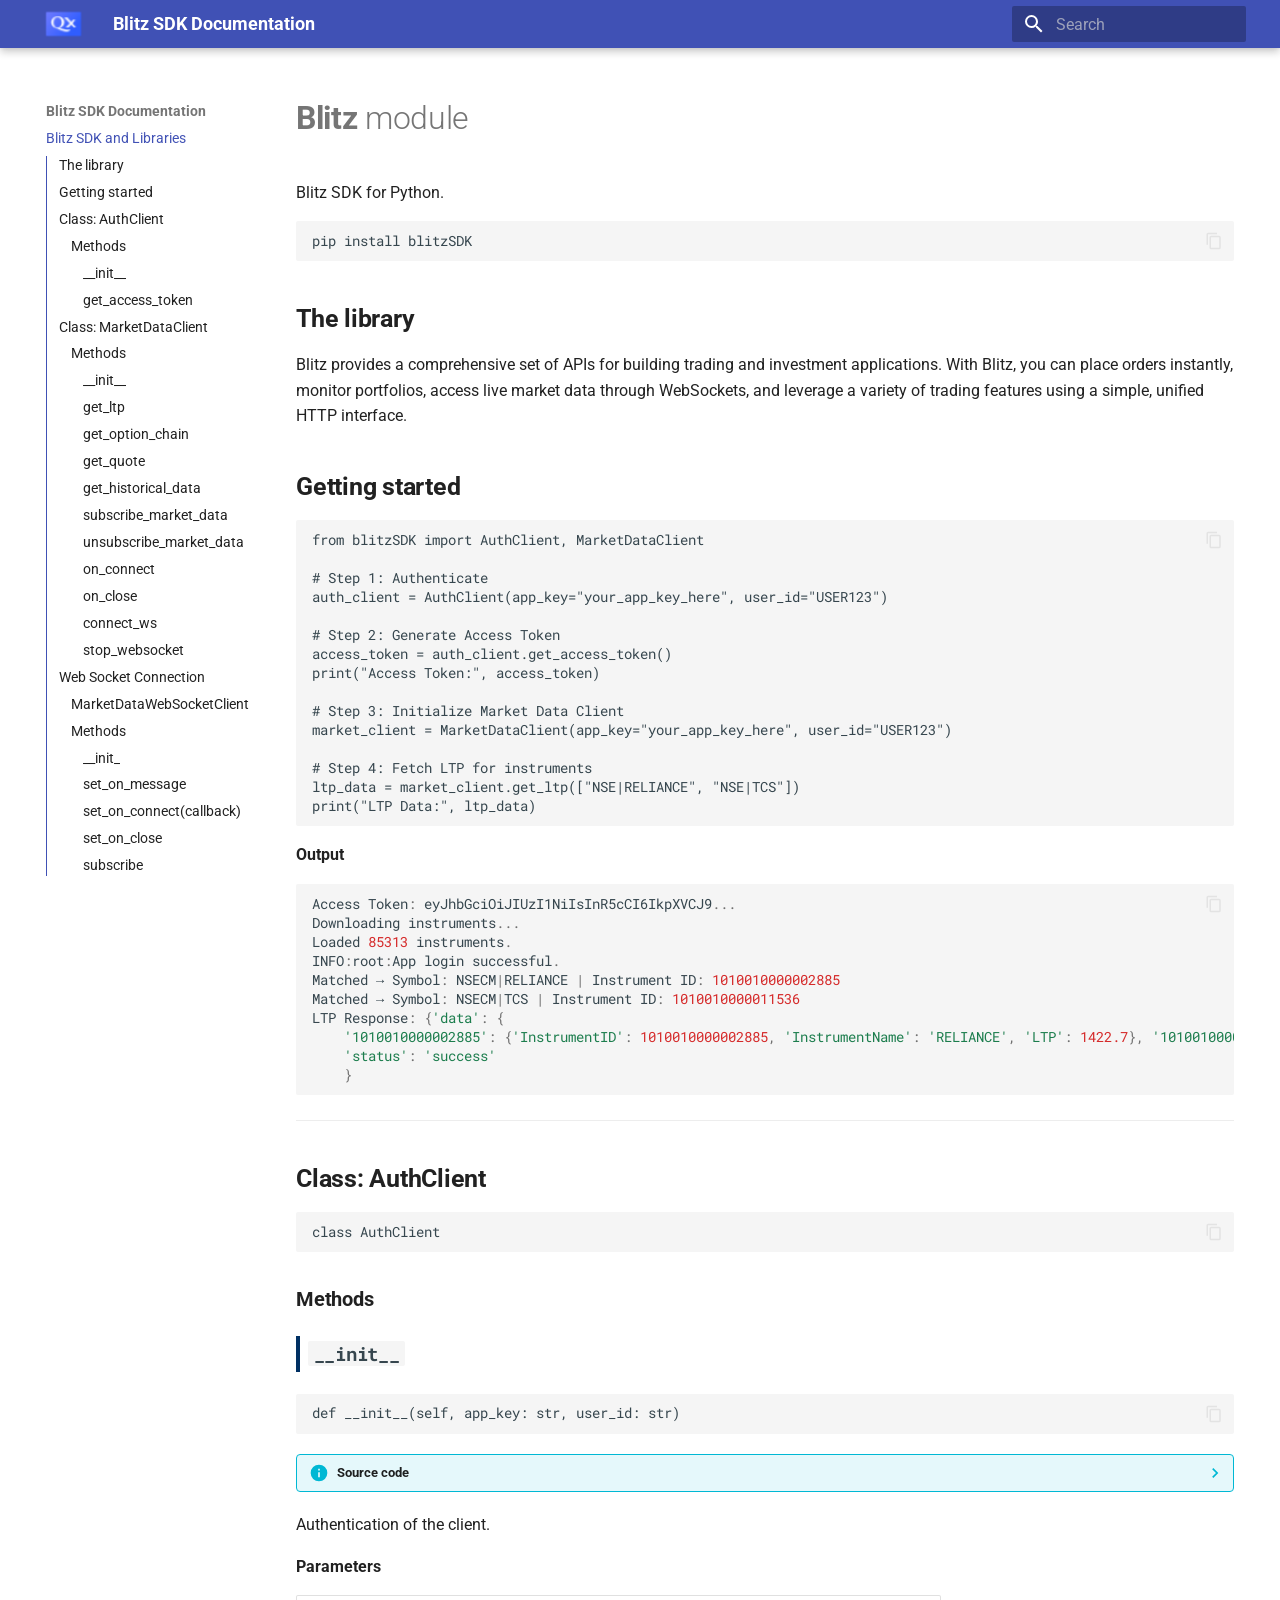
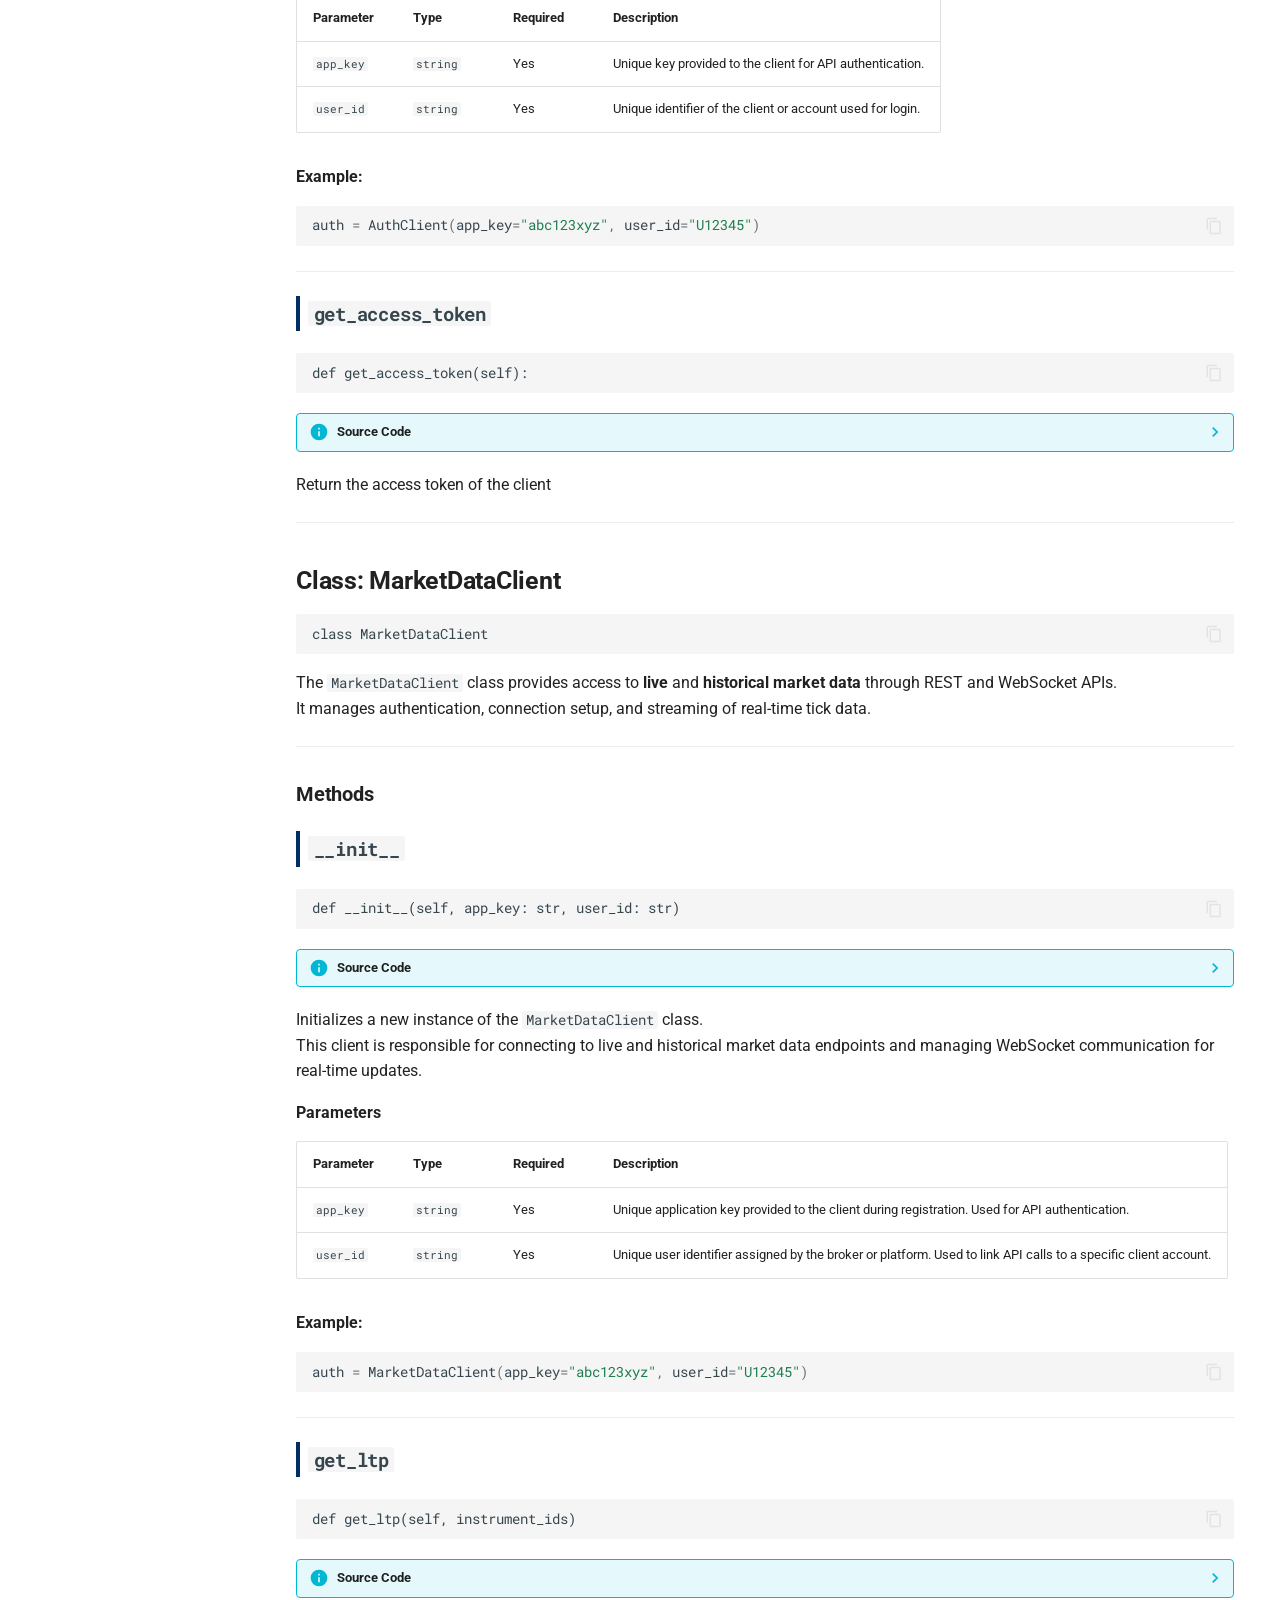
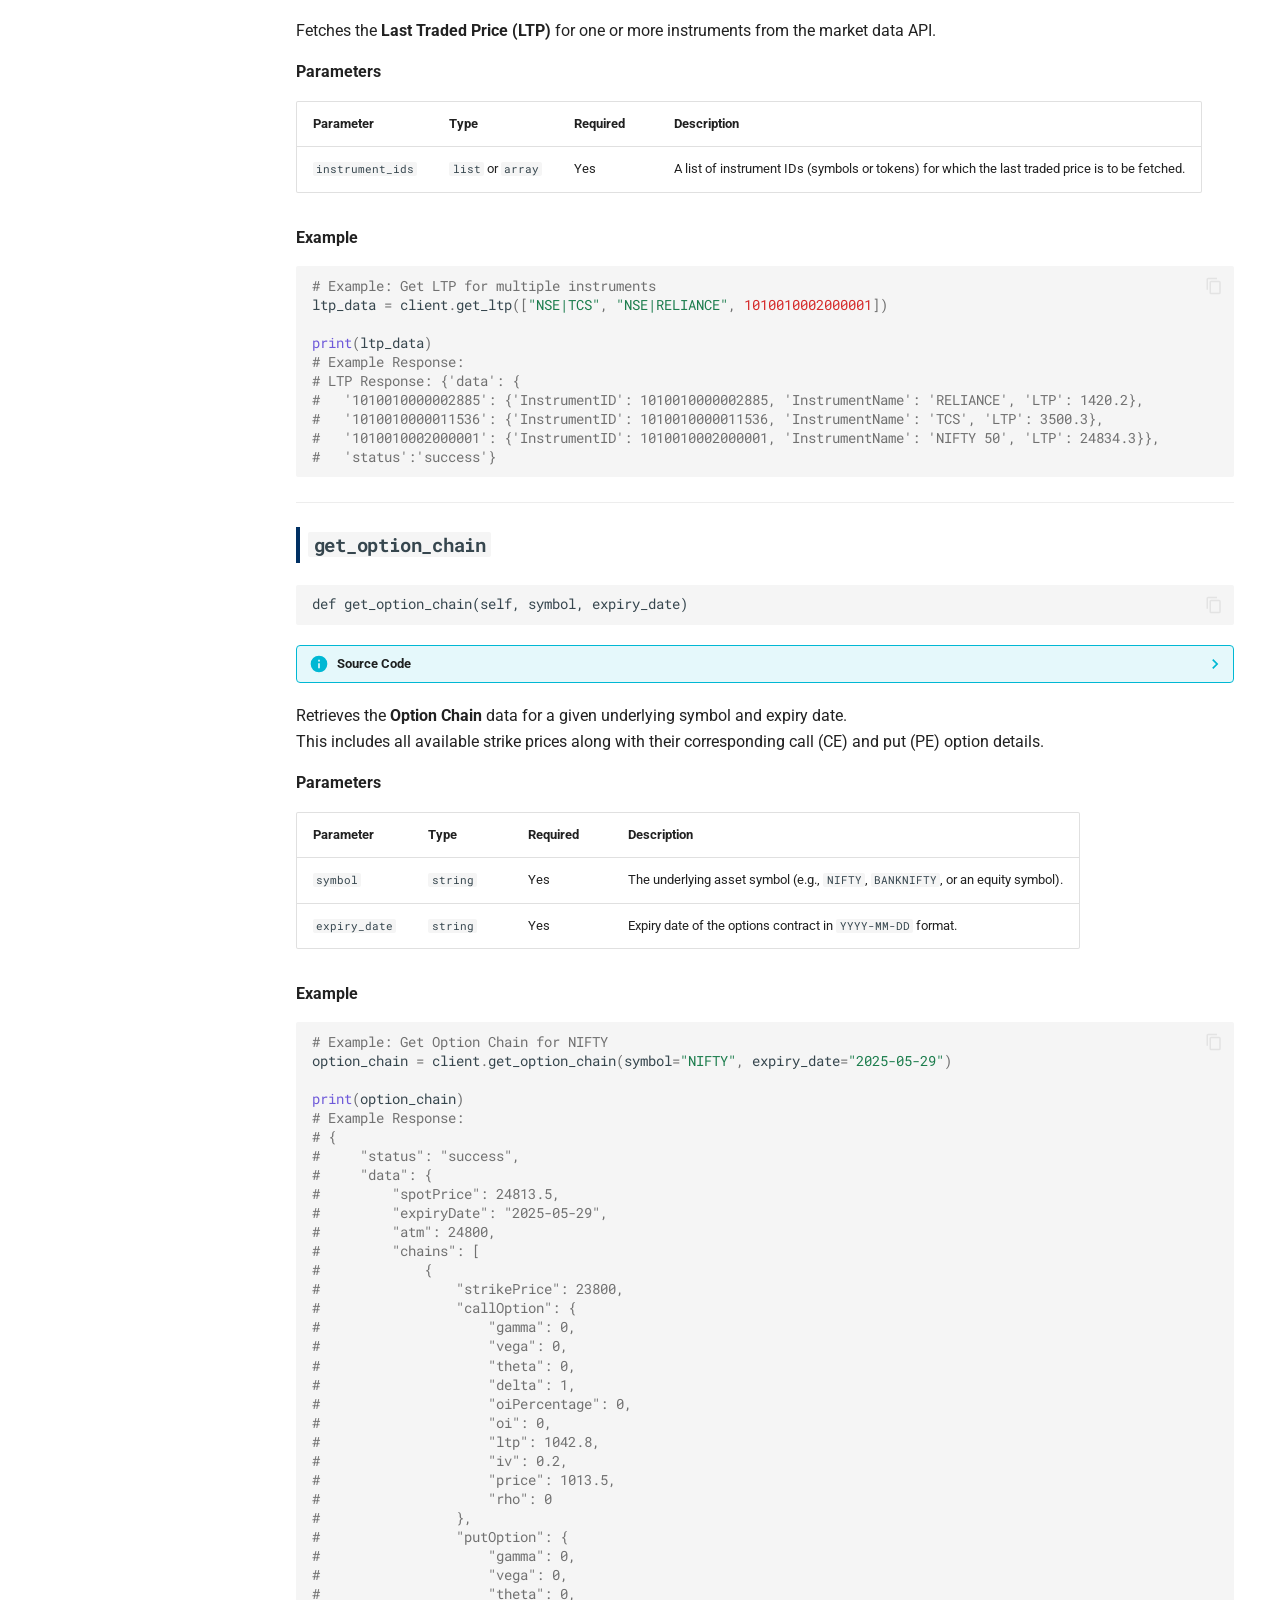
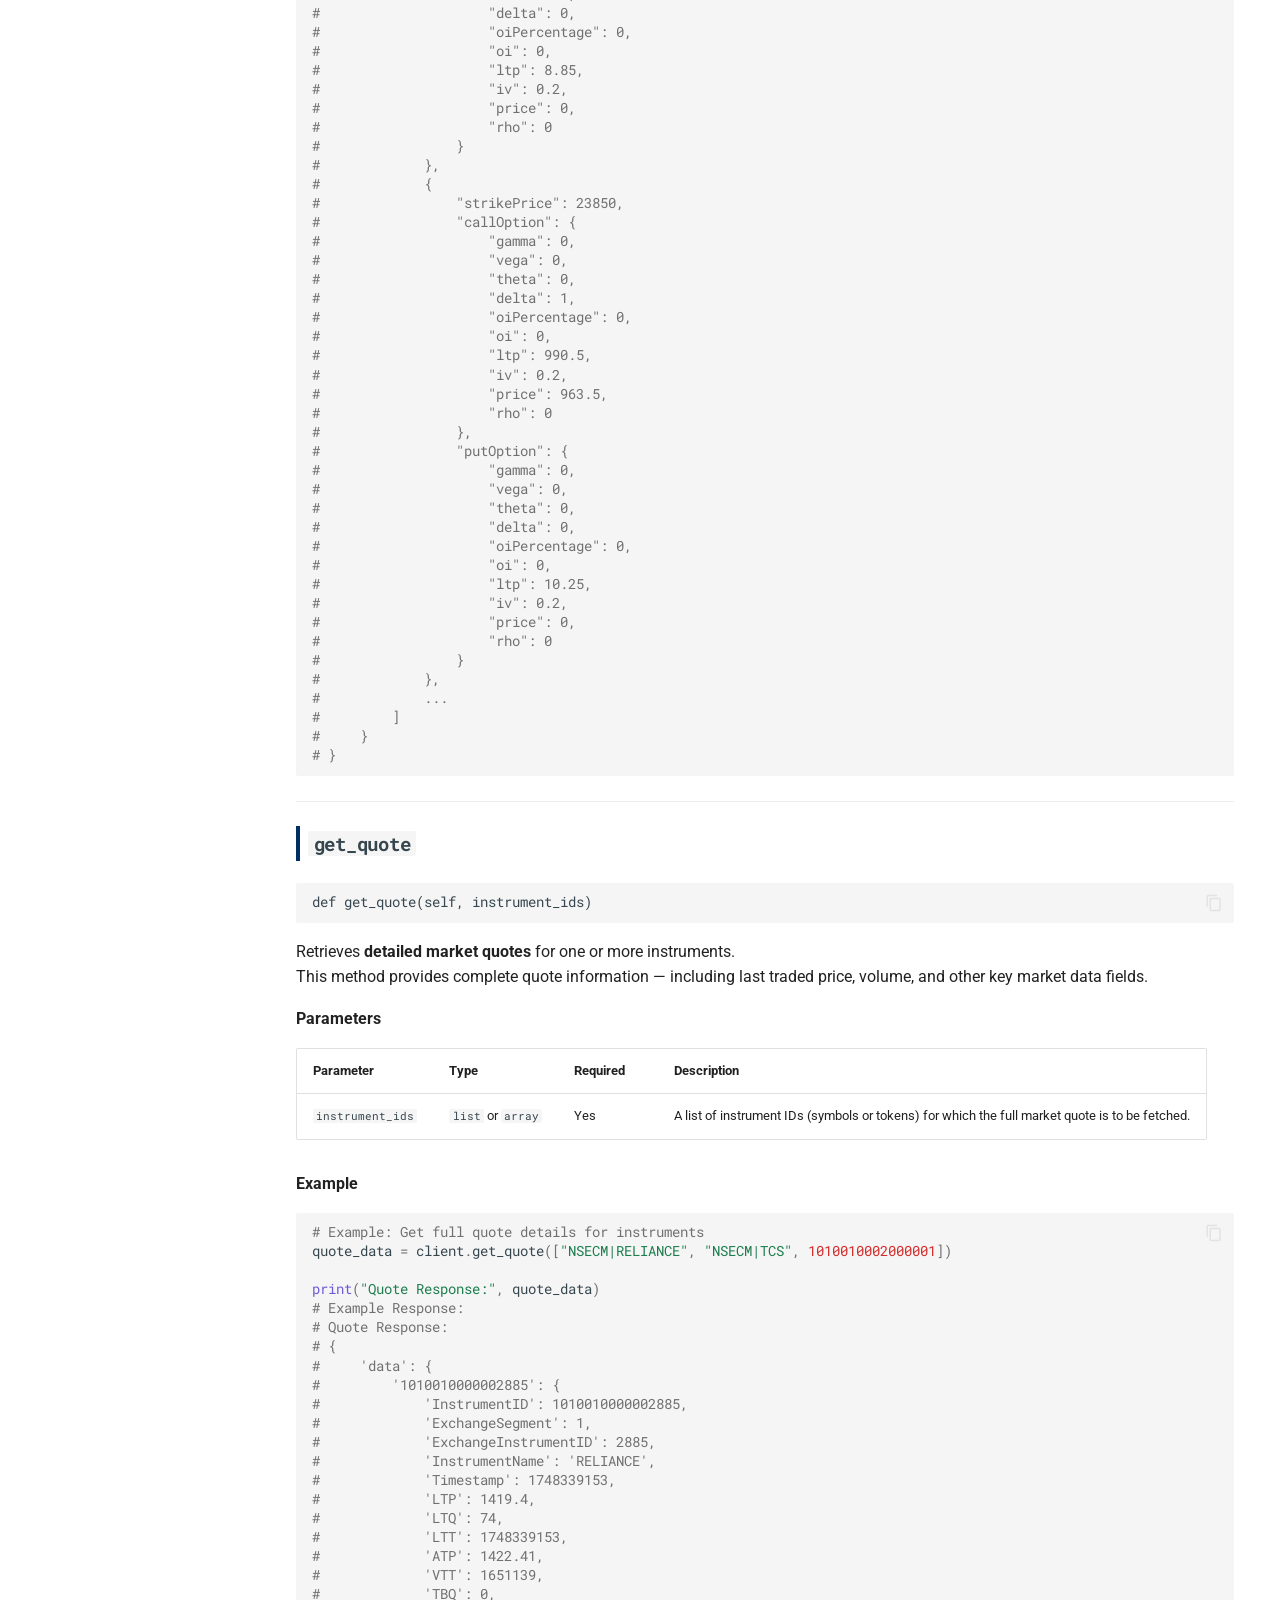
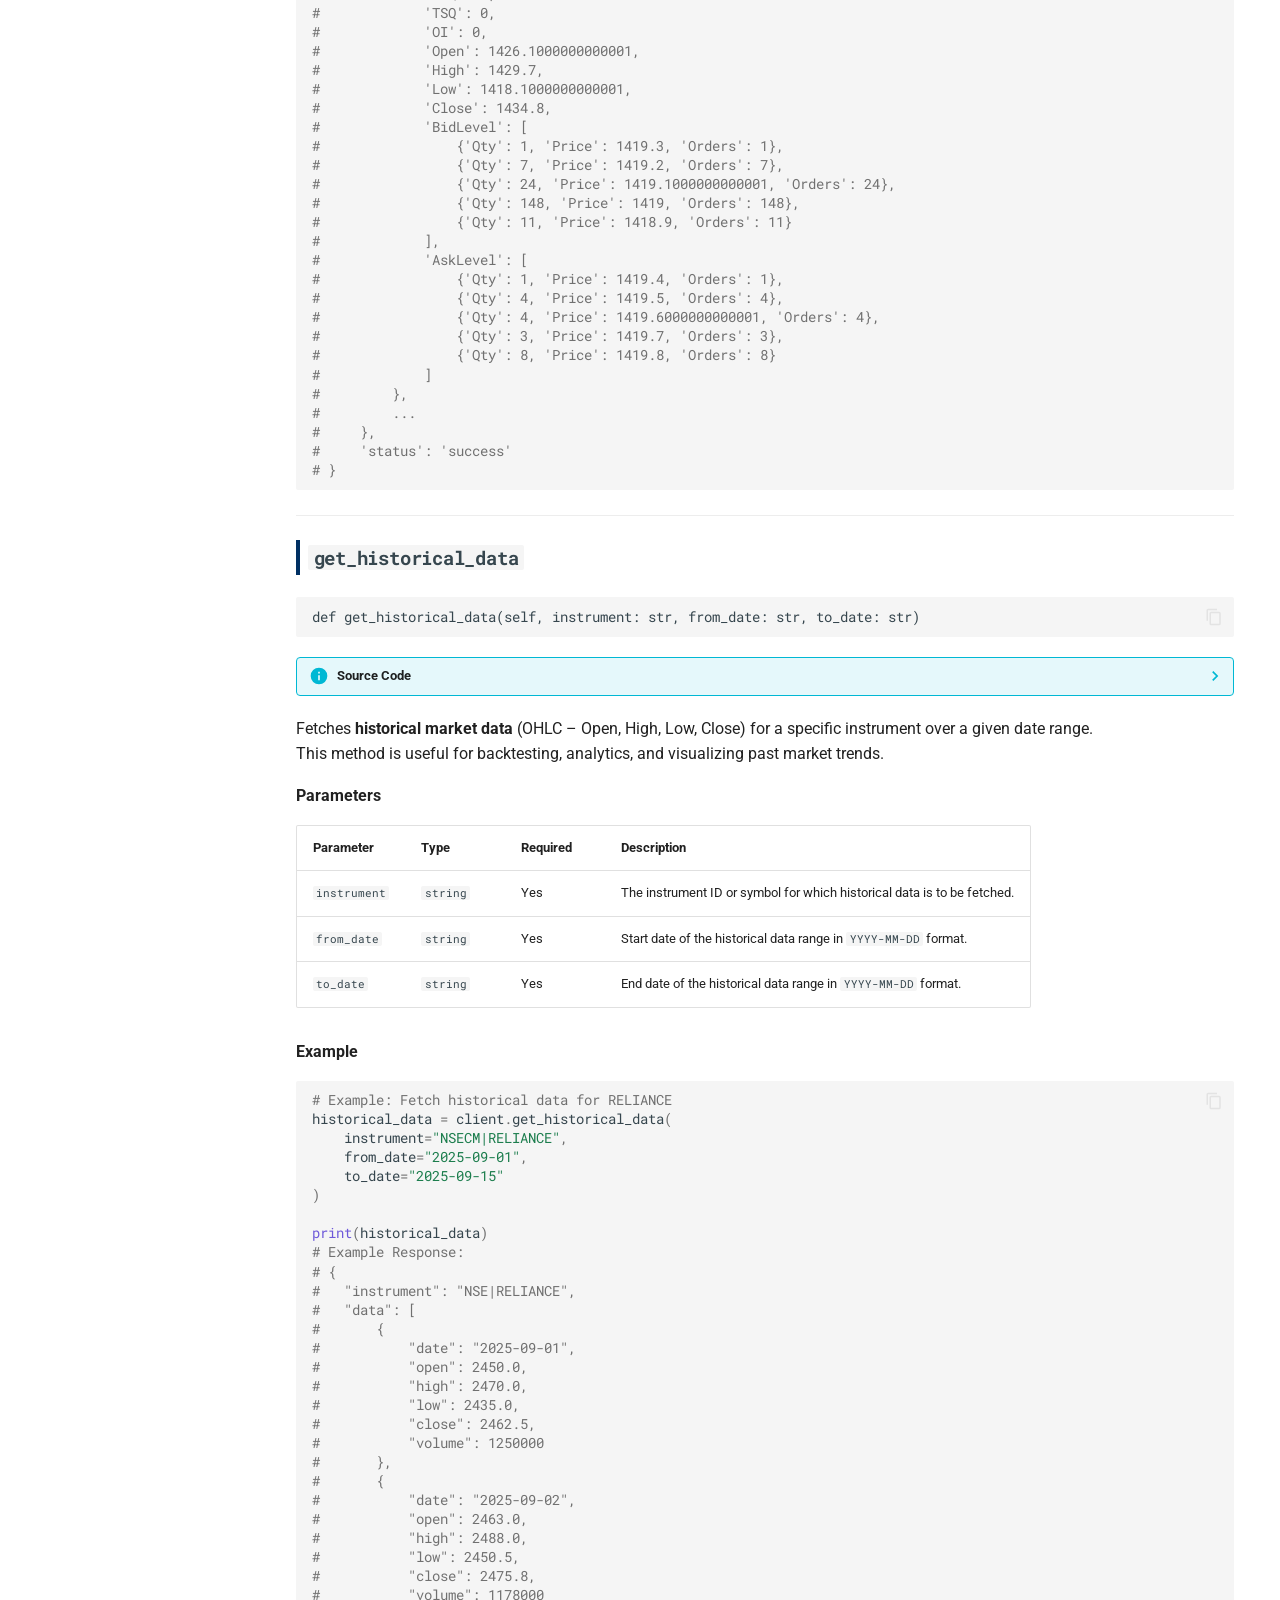
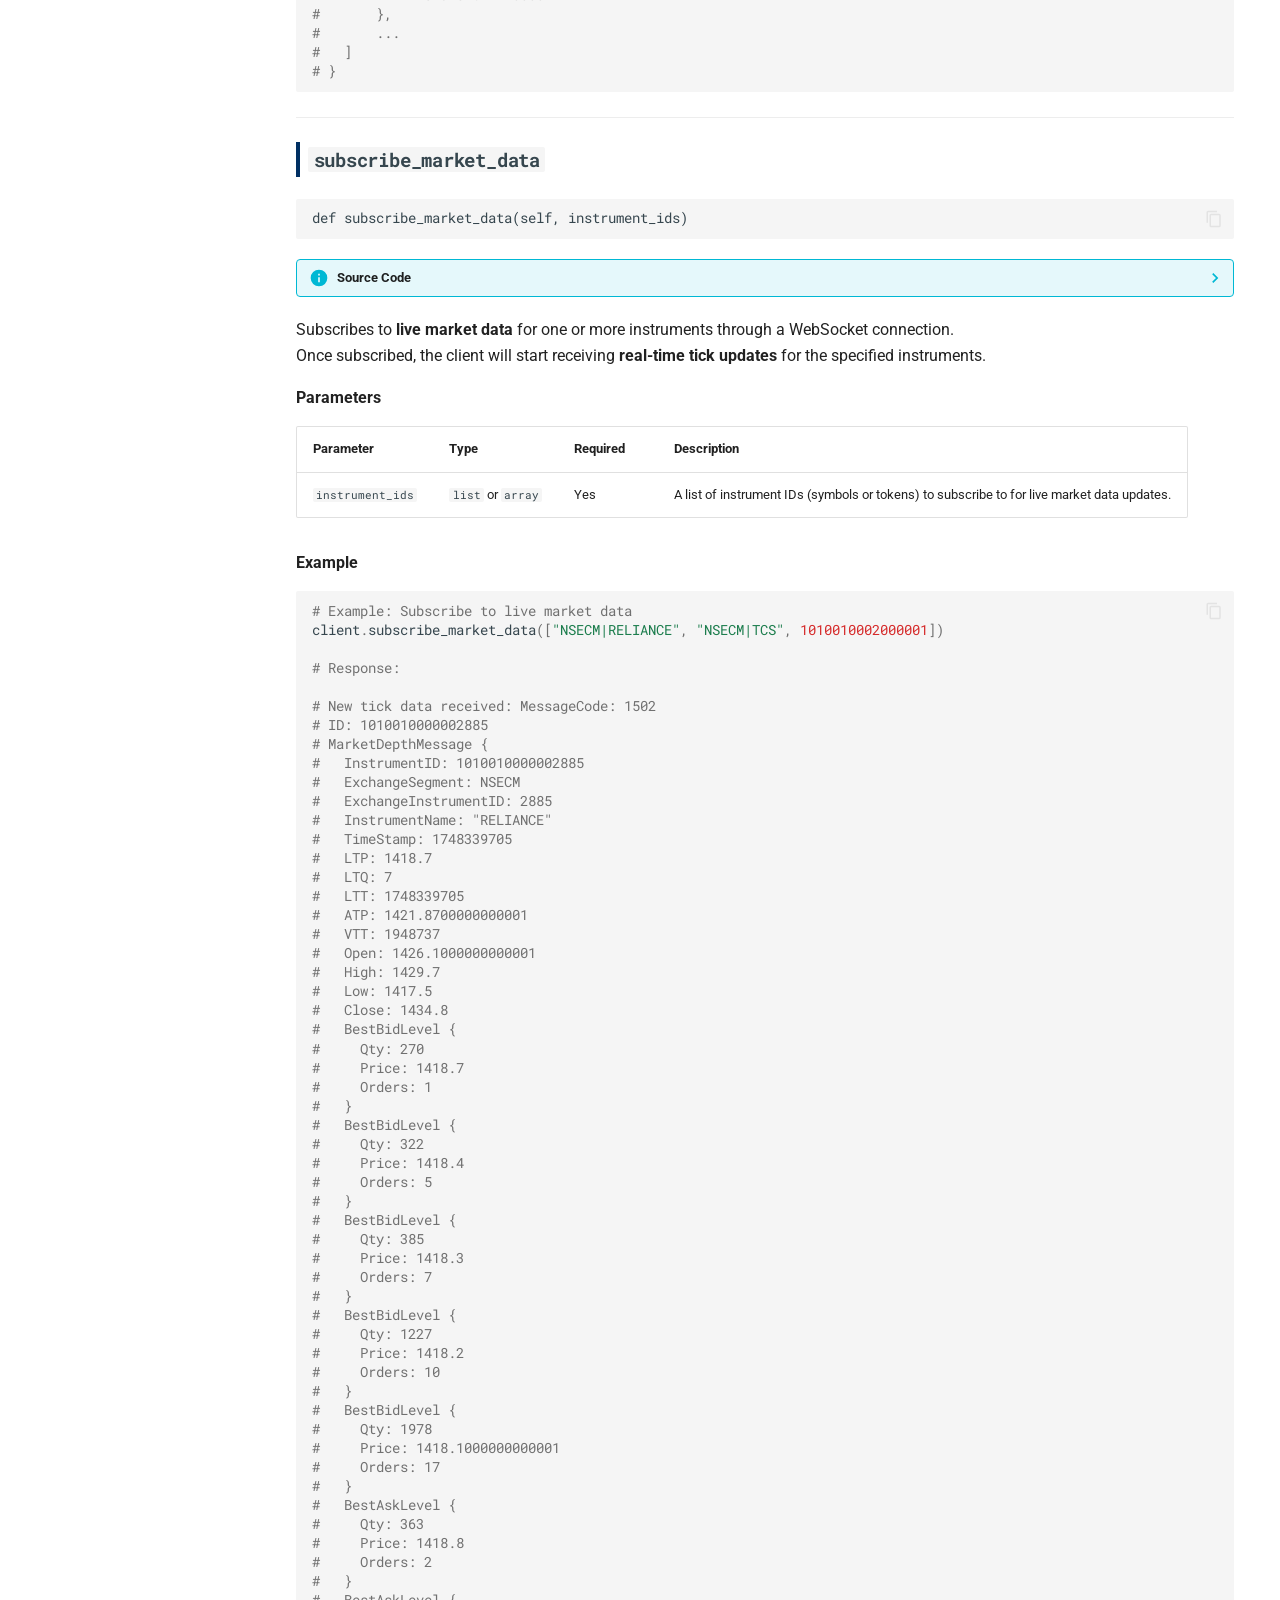
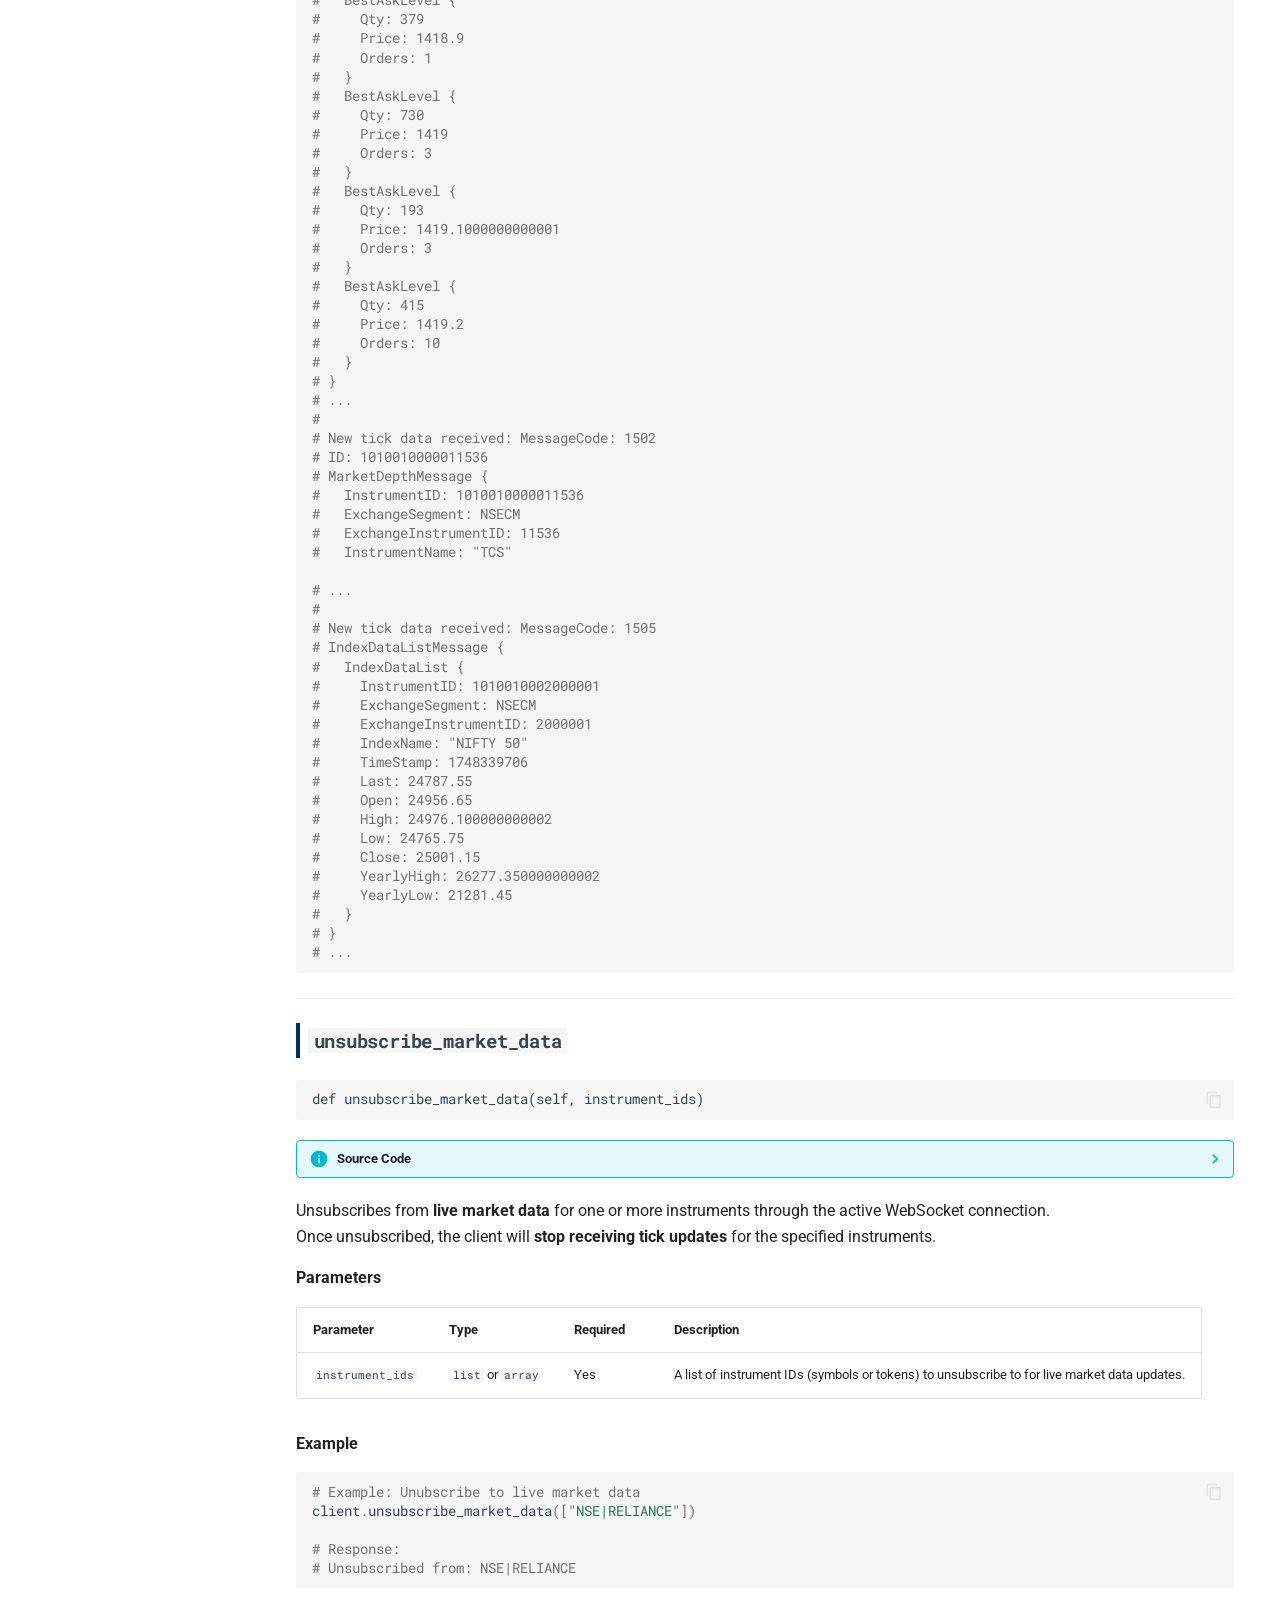
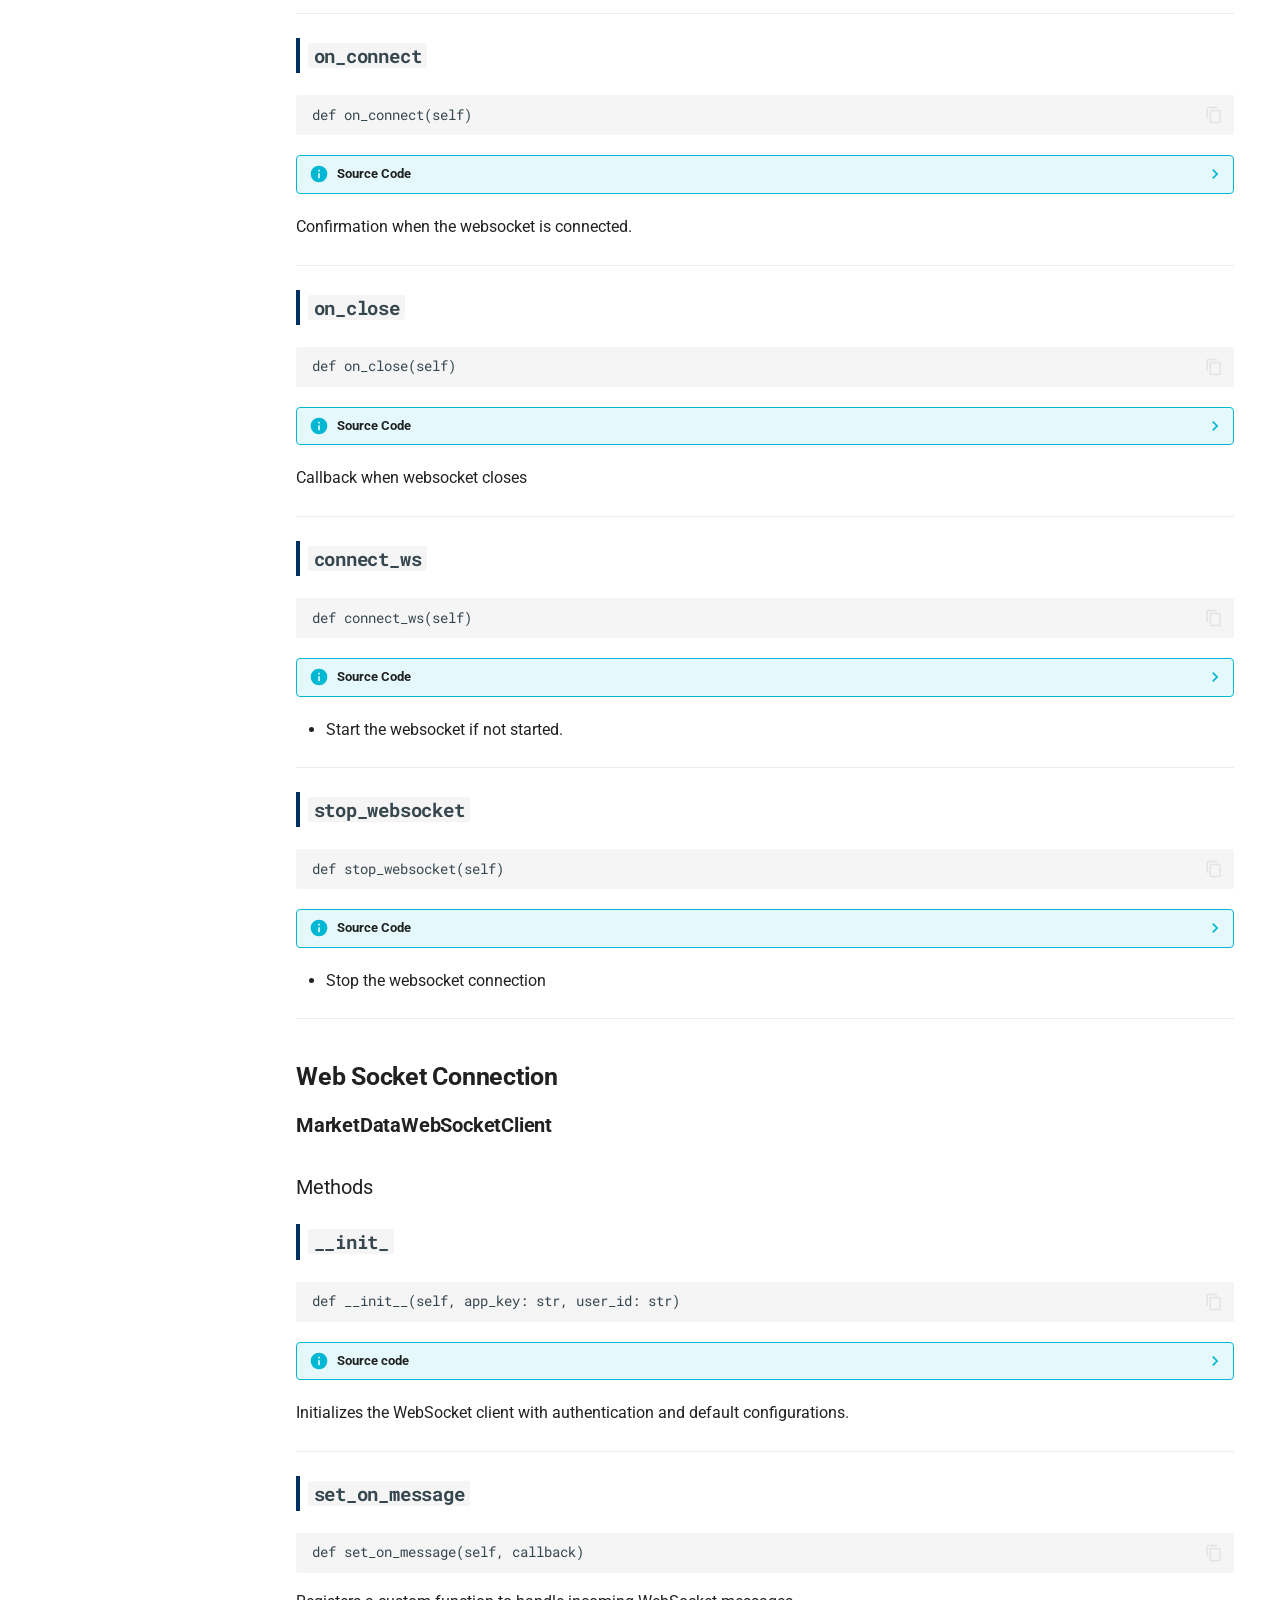
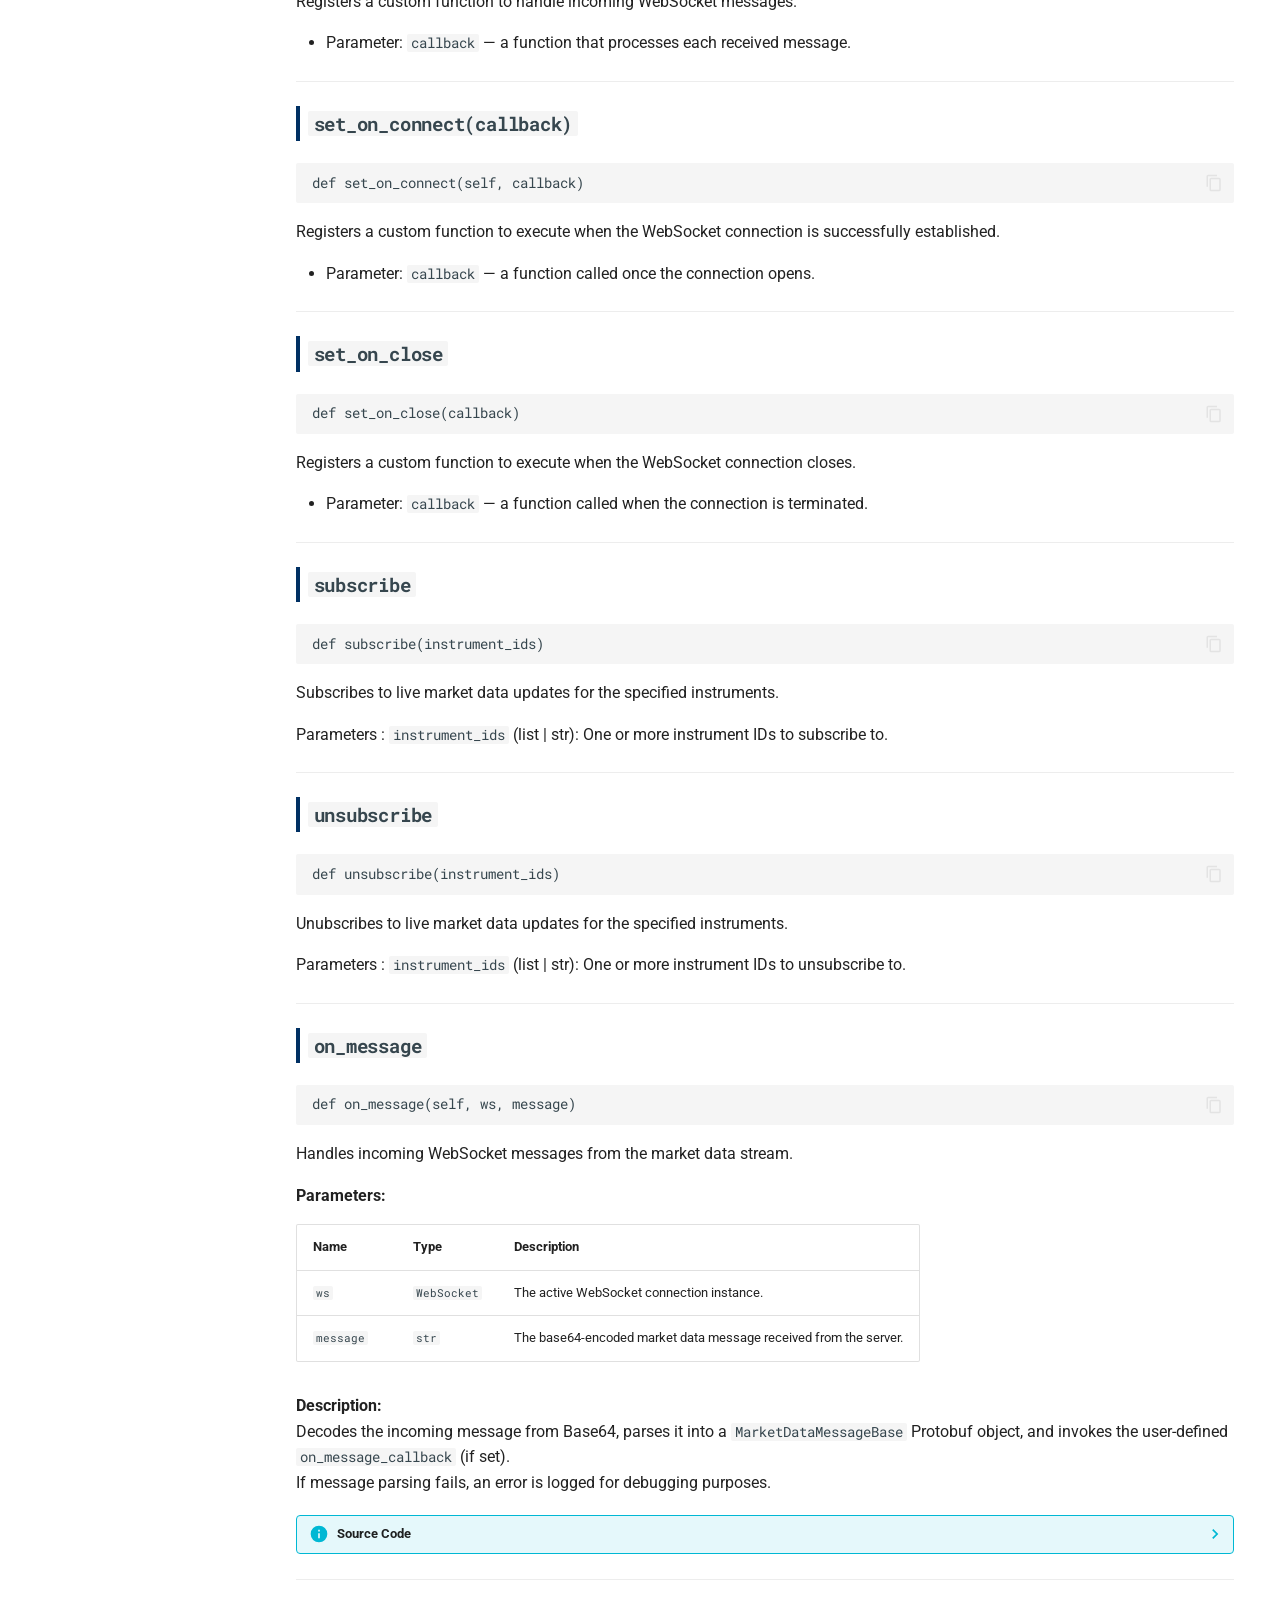
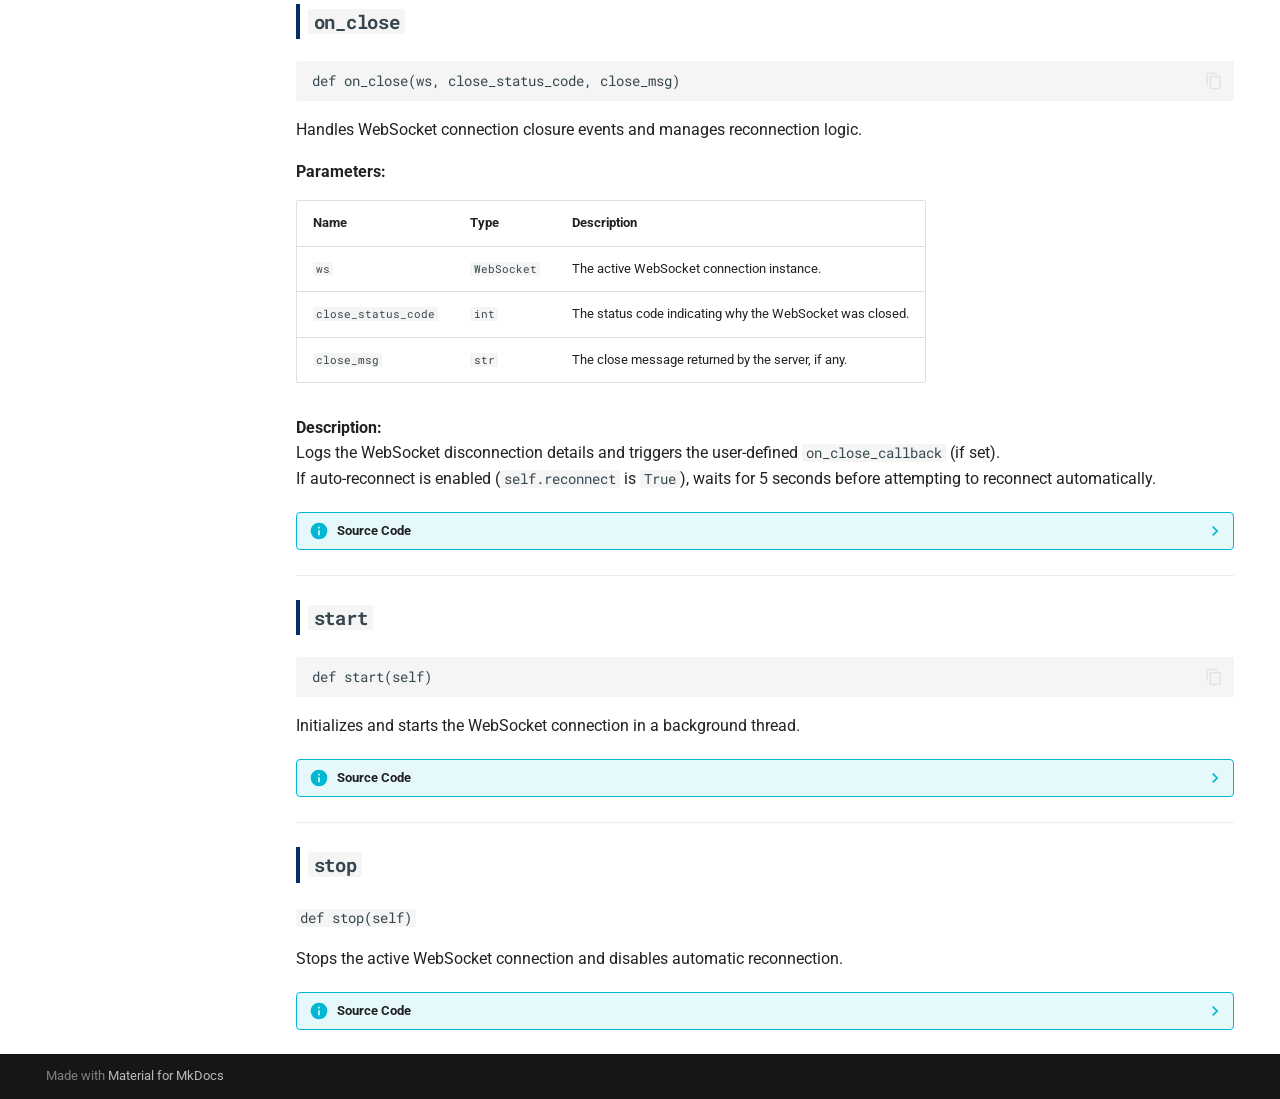
<file: index.html>
<!doctype html>
<html lang="en" class="no-js">
  <head>
    
      <meta charset="utf-8">
      <meta name="viewport" content="width=device-width,initial-scale=1">
      
      
      
      
      
      
      <link rel="icon" href="favicon.ico">
      <meta name="generator" content="mkdocs-1.6.1, mkdocs-material-9.6.22">
    
    
      
        <title>Blitz SDK Documentation</title>
      
    
    
      <link rel="stylesheet" href="assets/stylesheets/main.84d31ad4.min.css">
      
      


    
    
      
    
    
      
        
        
        <link rel="preconnect" href="https://fonts.gstatic.com" crossorigin>
        <link rel="stylesheet" href="https://fonts.googleapis.com/css?family=Roboto:300,300i,400,400i,700,700i%7CRoboto+Mono:400,400i,700,700i&display=fallback">
        <style>:root{--md-text-font:"Roboto";--md-code-font:"Roboto Mono"}</style>
      
    
    
      <link rel="stylesheet" href="css/custom.css">
    
    <script>__md_scope=new URL(".",location),__md_hash=e=>[...e].reduce(((e,_)=>(e<<5)-e+_.charCodeAt(0)),0),__md_get=(e,_=localStorage,t=__md_scope)=>JSON.parse(_.getItem(t.pathname+"."+e)),__md_set=(e,_,t=localStorage,a=__md_scope)=>{try{t.setItem(a.pathname+"."+e,JSON.stringify(_))}catch(e){}}</script>
    
      

    
    
    
  </head>
  
  
    <body dir="ltr">
  
    
    <input class="md-toggle" data-md-toggle="drawer" type="checkbox" id="__drawer" autocomplete="off">
    <input class="md-toggle" data-md-toggle="search" type="checkbox" id="__search" autocomplete="off">
    <label class="md-overlay" for="__drawer"></label>
    <div data-md-component="skip">
      
        
        <a href="#blitz-module" class="md-skip">
          Skip to content
        </a>
      
    </div>
    <div data-md-component="announce">
      
    </div>
    
    
      

  

<header class="md-header md-header--shadow" data-md-component="header">
  <nav class="md-header__inner md-grid" aria-label="Header">
    <a href="." title="Blitz SDK Documentation" class="md-header__button md-logo" aria-label="Blitz SDK Documentation" data-md-component="logo">
      
  <img src="icon.png" alt="logo">

    </a>
    <label class="md-header__button md-icon" for="__drawer">
      
      <svg xmlns="http://www.w3.org/2000/svg" viewBox="0 0 24 24"><path d="M3 6h18v2H3zm0 5h18v2H3zm0 5h18v2H3z"/></svg>
    </label>
    <div class="md-header__title" data-md-component="header-title">
      <div class="md-header__ellipsis">
        <div class="md-header__topic">
          <span class="md-ellipsis">
            Blitz SDK Documentation
          </span>
        </div>
        <div class="md-header__topic" data-md-component="header-topic">
          <span class="md-ellipsis">
            
              Blitz SDK and Libraries
            
          </span>
        </div>
      </div>
    </div>
    
    
      <script>var palette=__md_get("__palette");if(palette&&palette.color){if("(prefers-color-scheme)"===palette.color.media){var media=matchMedia("(prefers-color-scheme: light)"),input=document.querySelector(media.matches?"[data-md-color-media='(prefers-color-scheme: light)']":"[data-md-color-media='(prefers-color-scheme: dark)']");palette.color.media=input.getAttribute("data-md-color-media"),palette.color.scheme=input.getAttribute("data-md-color-scheme"),palette.color.primary=input.getAttribute("data-md-color-primary"),palette.color.accent=input.getAttribute("data-md-color-accent")}for(var[key,value]of Object.entries(palette.color))document.body.setAttribute("data-md-color-"+key,value)}</script>
    
    
    
      
      
        <label class="md-header__button md-icon" for="__search">
          
          <svg xmlns="http://www.w3.org/2000/svg" viewBox="0 0 24 24"><path d="M9.5 3A6.5 6.5 0 0 1 16 9.5c0 1.61-.59 3.09-1.56 4.23l.27.27h.79l5 5-1.5 1.5-5-5v-.79l-.27-.27A6.52 6.52 0 0 1 9.5 16 6.5 6.5 0 0 1 3 9.5 6.5 6.5 0 0 1 9.5 3m0 2C7 5 5 7 5 9.5S7 14 9.5 14 14 12 14 9.5 12 5 9.5 5"/></svg>
        </label>
        <div class="md-search" data-md-component="search" role="dialog">
  <label class="md-search__overlay" for="__search"></label>
  <div class="md-search__inner" role="search">
    <form class="md-search__form" name="search">
      <input type="text" class="md-search__input" name="query" aria-label="Search" placeholder="Search" autocapitalize="off" autocorrect="off" autocomplete="off" spellcheck="false" data-md-component="search-query" required>
      <label class="md-search__icon md-icon" for="__search">
        
        <svg xmlns="http://www.w3.org/2000/svg" viewBox="0 0 24 24"><path d="M9.5 3A6.5 6.5 0 0 1 16 9.5c0 1.61-.59 3.09-1.56 4.23l.27.27h.79l5 5-1.5 1.5-5-5v-.79l-.27-.27A6.52 6.52 0 0 1 9.5 16 6.5 6.5 0 0 1 3 9.5 6.5 6.5 0 0 1 9.5 3m0 2C7 5 5 7 5 9.5S7 14 9.5 14 14 12 14 9.5 12 5 9.5 5"/></svg>
        
        <svg xmlns="http://www.w3.org/2000/svg" viewBox="0 0 24 24"><path d="M20 11v2H8l5.5 5.5-1.42 1.42L4.16 12l7.92-7.92L13.5 5.5 8 11z"/></svg>
      </label>
      <nav class="md-search__options" aria-label="Search">
        
        <button type="reset" class="md-search__icon md-icon" title="Clear" aria-label="Clear" tabindex="-1">
          
          <svg xmlns="http://www.w3.org/2000/svg" viewBox="0 0 24 24"><path d="M19 6.41 17.59 5 12 10.59 6.41 5 5 6.41 10.59 12 5 17.59 6.41 19 12 13.41 17.59 19 19 17.59 13.41 12z"/></svg>
        </button>
      </nav>
      
    </form>
    <div class="md-search__output">
      <div class="md-search__scrollwrap" tabindex="0" data-md-scrollfix>
        <div class="md-search-result" data-md-component="search-result">
          <div class="md-search-result__meta">
            Initializing search
          </div>
          <ol class="md-search-result__list" role="presentation"></ol>
        </div>
      </div>
    </div>
  </div>
</div>
      
    
    
  </nav>
  
</header>
    
    <div class="md-container" data-md-component="container">
      
      
        
          
        
      
      <main class="md-main" data-md-component="main">
        <div class="md-main__inner md-grid">
          
            
              
                
              
              <div class="md-sidebar md-sidebar--primary" data-md-component="sidebar" data-md-type="navigation" >
                <div class="md-sidebar__scrollwrap">
                  <div class="md-sidebar__inner">
                    



  

<nav class="md-nav md-nav--primary md-nav--integrated" aria-label="Navigation" data-md-level="0">
  <label class="md-nav__title" for="__drawer">
    <a href="." title="Blitz SDK Documentation" class="md-nav__button md-logo" aria-label="Blitz SDK Documentation" data-md-component="logo">
      
  <img src="icon.png" alt="logo">

    </a>
    Blitz SDK Documentation
  </label>
  
  <ul class="md-nav__list" data-md-scrollfix>
    
      
      
  
  
    
  
  
  
    <li class="md-nav__item md-nav__item--active">
      
      <input class="md-nav__toggle md-toggle" type="checkbox" id="__toc">
      
      
        
      
      
        <label class="md-nav__link md-nav__link--active" for="__toc">
          
  
  
  <span class="md-ellipsis">
    Blitz SDK and Libraries
    
  </span>
  

          <span class="md-nav__icon md-icon"></span>
        </label>
      
      <a href="." class="md-nav__link md-nav__link--active">
        
  
  
  <span class="md-ellipsis">
    Blitz SDK and Libraries
    
  </span>
  

      </a>
      
        

<nav class="md-nav md-nav--secondary" aria-label="Table of contents">
  
  
  
    
  
  
    <label class="md-nav__title" for="__toc">
      <span class="md-nav__icon md-icon"></span>
      Table of contents
    </label>
    <ul class="md-nav__list" data-md-component="toc" data-md-scrollfix>
      
        <li class="md-nav__item">
  <a href="#the-library" class="md-nav__link">
    <span class="md-ellipsis">
      The library
    </span>
  </a>
  
</li>
      
        <li class="md-nav__item">
  <a href="#getting-started" class="md-nav__link">
    <span class="md-ellipsis">
      Getting started
    </span>
  </a>
  
</li>
      
        <li class="md-nav__item">
  <a href="#class-authclient" class="md-nav__link">
    <span class="md-ellipsis">
      Class: AuthClient
    </span>
  </a>
  
    <nav class="md-nav" aria-label="Class: AuthClient">
      <ul class="md-nav__list">
        
          <li class="md-nav__item">
  <a href="#methods" class="md-nav__link">
    <span class="md-ellipsis">
      Methods
    </span>
  </a>
  
    <nav class="md-nav" aria-label="Methods">
      <ul class="md-nav__list">
        
          <li class="md-nav__item">
  <a href="#__init__" class="md-nav__link">
    <span class="md-ellipsis">
      __init__
    </span>
  </a>
  
</li>
        
          <li class="md-nav__item">
  <a href="#get_access_token" class="md-nav__link">
    <span class="md-ellipsis">
      get_access_token
    </span>
  </a>
  
</li>
        
      </ul>
    </nav>
  
</li>
        
      </ul>
    </nav>
  
</li>
      
        <li class="md-nav__item">
  <a href="#class-marketdataclient" class="md-nav__link">
    <span class="md-ellipsis">
      Class: MarketDataClient
    </span>
  </a>
  
    <nav class="md-nav" aria-label="Class: MarketDataClient">
      <ul class="md-nav__list">
        
          <li class="md-nav__item">
  <a href="#methods_1" class="md-nav__link">
    <span class="md-ellipsis">
      Methods
    </span>
  </a>
  
    <nav class="md-nav" aria-label="Methods">
      <ul class="md-nav__list">
        
          <li class="md-nav__item">
  <a href="#__init___1" class="md-nav__link">
    <span class="md-ellipsis">
      __init__
    </span>
  </a>
  
</li>
        
          <li class="md-nav__item">
  <a href="#get_ltp" class="md-nav__link">
    <span class="md-ellipsis">
      get_ltp
    </span>
  </a>
  
</li>
        
          <li class="md-nav__item">
  <a href="#get_option_chain" class="md-nav__link">
    <span class="md-ellipsis">
      get_option_chain
    </span>
  </a>
  
</li>
        
          <li class="md-nav__item">
  <a href="#get_quote" class="md-nav__link">
    <span class="md-ellipsis">
      get_quote
    </span>
  </a>
  
</li>
        
          <li class="md-nav__item">
  <a href="#get_historical_data" class="md-nav__link">
    <span class="md-ellipsis">
      get_historical_data
    </span>
  </a>
  
</li>
        
          <li class="md-nav__item">
  <a href="#subscribe_market_data" class="md-nav__link">
    <span class="md-ellipsis">
      subscribe_market_data
    </span>
  </a>
  
</li>
        
          <li class="md-nav__item">
  <a href="#unsubscribe_market_data" class="md-nav__link">
    <span class="md-ellipsis">
      unsubscribe_market_data
    </span>
  </a>
  
</li>
        
          <li class="md-nav__item">
  <a href="#on_connect" class="md-nav__link">
    <span class="md-ellipsis">
      on_connect
    </span>
  </a>
  
</li>
        
          <li class="md-nav__item">
  <a href="#on_close" class="md-nav__link">
    <span class="md-ellipsis">
      on_close
    </span>
  </a>
  
</li>
        
          <li class="md-nav__item">
  <a href="#connect_ws" class="md-nav__link">
    <span class="md-ellipsis">
      connect_ws
    </span>
  </a>
  
</li>
        
          <li class="md-nav__item">
  <a href="#stop_websocket" class="md-nav__link">
    <span class="md-ellipsis">
      stop_websocket
    </span>
  </a>
  
</li>
        
      </ul>
    </nav>
  
</li>
        
      </ul>
    </nav>
  
</li>
      
        <li class="md-nav__item">
  <a href="#web-socket-connection" class="md-nav__link">
    <span class="md-ellipsis">
      Web Socket Connection
    </span>
  </a>
  
    <nav class="md-nav" aria-label="Web Socket Connection">
      <ul class="md-nav__list">
        
          <li class="md-nav__item">
  <a href="#marketdatawebsocketclient" class="md-nav__link">
    <span class="md-ellipsis">
      MarketDataWebSocketClient
    </span>
  </a>
  
</li>
        
          <li class="md-nav__item">
  <a href="#methods_2" class="md-nav__link">
    <span class="md-ellipsis">
      Methods
    </span>
  </a>
  
    <nav class="md-nav" aria-label="Methods">
      <ul class="md-nav__list">
        
          <li class="md-nav__item">
  <a href="#__init_" class="md-nav__link">
    <span class="md-ellipsis">
      __init_
    </span>
  </a>
  
</li>
        
          <li class="md-nav__item">
  <a href="#set_on_message" class="md-nav__link">
    <span class="md-ellipsis">
      set_on_message
    </span>
  </a>
  
</li>
        
          <li class="md-nav__item">
  <a href="#set_on_connectcallback" class="md-nav__link">
    <span class="md-ellipsis">
      set_on_connect(callback)
    </span>
  </a>
  
</li>
        
          <li class="md-nav__item">
  <a href="#set_on_close" class="md-nav__link">
    <span class="md-ellipsis">
      set_on_close
    </span>
  </a>
  
</li>
        
          <li class="md-nav__item">
  <a href="#subscribe" class="md-nav__link">
    <span class="md-ellipsis">
      subscribe
    </span>
  </a>
  
</li>
        
          <li class="md-nav__item">
  <a href="#unsubscribe" class="md-nav__link">
    <span class="md-ellipsis">
      unsubscribe
    </span>
  </a>
  
</li>
        
          <li class="md-nav__item">
  <a href="#on_message" class="md-nav__link">
    <span class="md-ellipsis">
      on_message
    </span>
  </a>
  
</li>
        
          <li class="md-nav__item">
  <a href="#on_close_1" class="md-nav__link">
    <span class="md-ellipsis">
      on_close
    </span>
  </a>
  
</li>
        
          <li class="md-nav__item">
  <a href="#start" class="md-nav__link">
    <span class="md-ellipsis">
      start
    </span>
  </a>
  
</li>
        
          <li class="md-nav__item">
  <a href="#stop" class="md-nav__link">
    <span class="md-ellipsis">
      stop
    </span>
  </a>
  
</li>
        
      </ul>
    </nav>
  
</li>
        
      </ul>
    </nav>
  
</li>
      
    </ul>
  
</nav>
      
    </li>
  

    
  </ul>
</nav>
                  </div>
                </div>
              </div>
            
            
          
          
            <div class="md-content" data-md-component="content">
              <article class="md-content__inner md-typeset">
                
                  
  




<h1 id="blitz-module"><strong>Blitz</strong> module</h1>
<p>Blitz SDK for Python. <br />
<div class="highlight"><pre><span></span><code><span class="n">pip</span> <span class="n">install</span> <span class="n">blitzSDK</span>
</code></pre></div></p>
<h2 id="the-library"><strong>The library</strong></h2>
<p>Blitz provides a comprehensive set of APIs for building trading and investment applications. With Blitz, you can place orders instantly, monitor portfolios, access live market data through WebSockets, and leverage a variety of trading features using a simple, unified HTTP interface.</p>
<h2 id="getting-started"><strong>Getting started</strong></h2>
<pre><code>from blitzSDK import AuthClient, MarketDataClient

# Step 1: Authenticate
auth_client = AuthClient(app_key="your_app_key_here", user_id="USER123")

# Step 2: Generate Access Token
access_token = auth_client.get_access_token()
print("Access Token:", access_token)

# Step 3: Initialize Market Data Client
market_client = MarketDataClient(app_key="your_app_key_here", user_id="USER123")

# Step 4: Fetch LTP for instruments
ltp_data = market_client.get_ltp(["NSE|RELIANCE", "NSE|TCS"])
print("LTP Data:", ltp_data)
</code></pre>
<p><strong>Output</strong>
<div class="highlight"><pre><span></span><code><span class="n">Access</span> <span class="n">Token</span><span class="p">:</span> <span class="n">eyJhbGciOiJIUzI1NiIsInR5cCI6IkpXVCJ9</span><span class="o">...</span>
<span class="n">Downloading</span> <span class="n">instruments</span><span class="o">...</span>
<span class="n">Loaded</span> <span class="mi">85313</span> <span class="n">instruments</span><span class="o">.</span>
<span class="n">INFO</span><span class="p">:</span><span class="n">root</span><span class="p">:</span><span class="n">App</span> <span class="n">login</span> <span class="n">successful</span><span class="o">.</span>
<span class="n">Matched</span> <span class="err">→</span> <span class="n">Symbol</span><span class="p">:</span> <span class="n">NSECM</span><span class="o">|</span><span class="n">RELIANCE</span> <span class="o">|</span> <span class="n">Instrument</span> <span class="n">ID</span><span class="p">:</span> <span class="mi">1010010000002885</span>
<span class="n">Matched</span> <span class="err">→</span> <span class="n">Symbol</span><span class="p">:</span> <span class="n">NSECM</span><span class="o">|</span><span class="n">TCS</span> <span class="o">|</span> <span class="n">Instrument</span> <span class="n">ID</span><span class="p">:</span> <span class="mi">1010010000011536</span>
<span class="n">LTP</span> <span class="n">Response</span><span class="p">:</span> <span class="p">{</span><span class="s1">&#39;data&#39;</span><span class="p">:</span> <span class="p">{</span>
    <span class="s1">&#39;1010010000002885&#39;</span><span class="p">:</span> <span class="p">{</span><span class="s1">&#39;InstrumentID&#39;</span><span class="p">:</span> <span class="mi">1010010000002885</span><span class="p">,</span> <span class="s1">&#39;InstrumentName&#39;</span><span class="p">:</span> <span class="s1">&#39;RELIANCE&#39;</span><span class="p">,</span> <span class="s1">&#39;LTP&#39;</span><span class="p">:</span> <span class="mf">1422.7</span><span class="p">},</span> <span class="s1">&#39;1010010000011536&#39;</span><span class="p">:</span> <span class="p">{</span><span class="s1">&#39;InstrumentID&#39;</span><span class="p">:</span> <span class="mi">1010010000011536</span><span class="p">,</span> <span class="s1">&#39;InstrumentName&#39;</span><span class="p">:</span> <span class="s1">&#39;TCS&#39;</span><span class="p">,</span> <span class="s1">&#39;LTP&#39;</span><span class="p">:</span> <span class="mf">3507.8</span><span class="p">}},</span>
    <span class="s1">&#39;status&#39;</span><span class="p">:</span> <span class="s1">&#39;success&#39;</span>
    <span class="p">}</span>
</code></pre></div></p>
<hr />
<h2 id="class-authclient"><strong>Class: AuthClient</strong></h2>
<div class="highlight"><pre><span></span><code>class AuthClient
</code></pre></div>
<h3 id="methods"><strong>Methods</strong></h3>
<h4 id="__init__"><strong><code>__init__</code></strong></h4>
<div class="highlight"><pre><span></span><code>def __init__(self, app_key: str, user_id: str)
</code></pre></div>
<details class="info">
<summary>Source code</summary>
<div class="highlight"><pre><span></span><code><span class="k">def</span><span class="w"> </span><span class="fm">__init__</span><span class="p">(</span><span class="bp">self</span><span class="p">,</span> <span class="n">app_key</span><span class="p">:</span> <span class="nb">str</span><span class="p">,</span> <span class="n">user_id</span><span class="p">:</span> <span class="nb">str</span><span class="p">):</span>
    <span class="bp">self</span><span class="o">.</span><span class="n">app_key</span> <span class="o">=</span> <span class="n">app_key</span>
    <span class="bp">self</span><span class="o">.</span><span class="n">user_id</span> <span class="o">=</span> <span class="n">user_id</span>
    <span class="bp">self</span><span class="o">.</span><span class="n">auth_base_url</span> <span class="o">=</span> <span class="s2">&quot;http://182.70.127.254:44347&quot;</span>
    <span class="bp">self</span><span class="o">.</span><span class="n">access_token</span> <span class="o">=</span> <span class="kc">None</span>
</code></pre></div>
</details>
<p>Authentication of the client.</p>
<p><strong>Parameters</strong></p>
<table>
<thead>
<tr>
<th>Parameter</th>
<th>Type</th>
<th>Required</th>
<th>Description</th>
</tr>
</thead>
<tbody>
<tr>
<td><code>app_key</code></td>
<td><code>string</code></td>
<td>Yes</td>
<td>Unique key provided to the client for API authentication.</td>
</tr>
<tr>
<td><code>user_id</code></td>
<td><code>string</code></td>
<td>Yes</td>
<td>Unique identifier of the client or account used for login.</td>
</tr>
</tbody>
</table>
<p><strong>Example:</strong>
<div class="highlight"><pre><span></span><code><span class="n">auth</span> <span class="o">=</span> <span class="n">AuthClient</span><span class="p">(</span><span class="n">app_key</span><span class="o">=</span><span class="s2">&quot;abc123xyz&quot;</span><span class="p">,</span> <span class="n">user_id</span><span class="o">=</span><span class="s2">&quot;U12345&quot;</span><span class="p">)</span>
</code></pre></div></p>
<hr />
<h4 id="get_access_token"><strong><code>get_access_token</code></strong></h4>
<div class="highlight"><pre><span></span><code>def get_access_token(self):
</code></pre></div>
<details class="info">
<summary>Source Code</summary>
<div class="highlight"><pre><span></span><code><span class="k">def</span><span class="w"> </span><span class="nf">get_access_token</span><span class="p">(</span><span class="bp">self</span><span class="p">):</span>
<span class="w">    </span><span class="sd">&quot;&quot;&quot;Return the access token, logging in if necessary.&quot;&quot;&quot;</span>
    <span class="k">if</span> <span class="ow">not</span> <span class="bp">self</span><span class="o">.</span><span class="n">access_token</span><span class="p">:</span>
        <span class="bp">self</span><span class="o">.</span><span class="n">_app_login</span><span class="p">()</span>
    <span class="k">return</span> <span class="bp">self</span><span class="o">.</span><span class="n">access_token</span>
</code></pre></div>
</details>
<p>Return the access token of the client</p>
<hr />
<h2 id="class-marketdataclient"><strong>Class: MarketDataClient</strong></h2>
<div class="highlight"><pre><span></span><code>class MarketDataClient
</code></pre></div>
<p>The <code>MarketDataClient</code> class provides access to <strong>live</strong> and <strong>historical market data</strong> through REST and WebSocket APIs.<br />
It manages authentication, connection setup, and streaming of real-time tick data.</p>
<hr />
<h3 id="methods_1"><strong>Methods</strong></h3>
<h4 id="__init___1"><strong><code>__init__</code></strong></h4>
<div class="highlight"><pre><span></span><code>def __init__(self, app_key: str, user_id: str)
</code></pre></div>
<details class="info">
<summary>Source Code</summary>
<div class="highlight"><pre><span></span><code><span class="k">def</span><span class="w"> </span><span class="fm">__init__</span><span class="p">(</span><span class="bp">self</span><span class="p">,</span> <span class="n">app_key</span><span class="p">:</span> <span class="nb">str</span><span class="p">,</span> <span class="n">user_id</span><span class="p">:</span> <span class="nb">str</span><span class="p">):</span>
    <span class="bp">self</span><span class="o">.</span><span class="n">app_key</span> <span class="o">=</span> <span class="n">app_key</span>
    <span class="bp">self</span><span class="o">.</span><span class="n">user_id</span> <span class="o">=</span> <span class="n">user_id</span>
    <span class="bp">self</span><span class="o">.</span><span class="n">api_base_url</span> <span class="o">=</span> <span class="n">API_BASE_URL</span>
    <span class="bp">self</span><span class="o">.</span><span class="n">api_hist_base_url</span> <span class="o">=</span> <span class="n">API_BASE_URL</span>
    <span class="bp">self</span><span class="o">.</span><span class="n">auth_client</span> <span class="o">=</span> <span class="n">AuthClient</span><span class="p">(</span><span class="n">app_key</span><span class="p">,</span> <span class="n">user_id</span><span class="p">)</span>
    <span class="bp">self</span><span class="o">.</span><span class="n">_ensure_logged_in</span><span class="p">()</span>
    <span class="bp">self</span><span class="o">.</span><span class="n">ws_client</span> <span class="o">=</span> <span class="n">MarketDataWebSocketClient</span><span class="p">(</span><span class="bp">self</span><span class="o">.</span><span class="n">access_token</span><span class="p">)</span>
    <span class="bp">self</span><span class="o">.</span><span class="n">ws_client</span><span class="o">.</span><span class="n">set_on_connect</span><span class="p">(</span><span class="bp">self</span><span class="o">.</span><span class="n">on_connect</span><span class="p">)</span>
    <span class="bp">self</span><span class="o">.</span><span class="n">ws_client</span><span class="o">.</span><span class="n">set_on_close</span><span class="p">(</span><span class="bp">self</span><span class="o">.</span><span class="n">on_close</span><span class="p">)</span>
    <span class="bp">self</span><span class="o">.</span><span class="n">_on_tick</span> <span class="o">=</span> <span class="kc">None</span>
</code></pre></div>
</details>
<p>Initializes a new instance of the <code>MarketDataClient</code> class.<br />
This client is responsible for connecting to live and historical market data endpoints and managing WebSocket communication for real-time updates.</p>
<p><strong>Parameters</strong></p>
<table>
<thead>
<tr>
<th>Parameter</th>
<th>Type</th>
<th>Required</th>
<th>Description</th>
</tr>
</thead>
<tbody>
<tr>
<td><code>app_key</code></td>
<td><code>string</code></td>
<td>Yes</td>
<td>Unique application key provided to the client during registration. Used for API authentication.</td>
</tr>
<tr>
<td><code>user_id</code></td>
<td><code>string</code></td>
<td>Yes</td>
<td>Unique user identifier assigned by the broker or platform. Used to link API calls to a specific client account.</td>
</tr>
</tbody>
</table>
<p><strong>Example:</strong>
<div class="highlight"><pre><span></span><code><span class="n">auth</span> <span class="o">=</span> <span class="n">MarketDataClient</span><span class="p">(</span><span class="n">app_key</span><span class="o">=</span><span class="s2">&quot;abc123xyz&quot;</span><span class="p">,</span> <span class="n">user_id</span><span class="o">=</span><span class="s2">&quot;U12345&quot;</span><span class="p">)</span>
</code></pre></div></p>
<hr />
<h4 id="get_ltp"><strong><code>get_ltp</code></strong></h4>
<div class="highlight"><pre><span></span><code>def get_ltp(self, instrument_ids)
</code></pre></div>
<details class="info">
<summary>Source Code</summary>
<div class="highlight"><pre><span></span><code><span class="k">def</span><span class="w"> </span><span class="nf">get_ltp</span><span class="p">(</span><span class="bp">self</span><span class="p">,</span> <span class="n">instrument_ids</span><span class="p">):</span>
    <span class="n">payload</span> <span class="o">=</span> <span class="p">{</span><span class="s2">&quot;InstrumentIds&quot;</span><span class="p">:</span> <span class="n">instrument_ids</span><span class="p">}</span>
    <span class="k">return</span> <span class="bp">self</span><span class="o">.</span><span class="n">_send_request</span><span class="p">(</span><span class="s2">&quot;/marketfeed/ltp&quot;</span><span class="p">,</span> <span class="n">payload</span><span class="p">)</span>
</code></pre></div>
</details>
<p>Fetches the <strong>Last Traded Price (LTP)</strong> for one or more instruments from the market data API.</p>
<p><strong>Parameters</strong></p>
<table>
<thead>
<tr>
<th>Parameter</th>
<th>Type</th>
<th>Required</th>
<th>Description</th>
</tr>
</thead>
<tbody>
<tr>
<td><code>instrument_ids</code></td>
<td><code>list</code> or <code>array</code></td>
<td>Yes</td>
<td>A list of instrument IDs (symbols or tokens) for which the last traded price is to be fetched.</td>
</tr>
</tbody>
</table>
<p><strong>Example</strong></p>
<div class="highlight"><pre><span></span><code><span class="c1"># Example: Get LTP for multiple instruments</span>
<span class="n">ltp_data</span> <span class="o">=</span> <span class="n">client</span><span class="o">.</span><span class="n">get_ltp</span><span class="p">([</span><span class="s2">&quot;NSE|TCS&quot;</span><span class="p">,</span> <span class="s2">&quot;NSE|RELIANCE&quot;</span><span class="p">,</span> <span class="mi">1010010002000001</span><span class="p">])</span>

<span class="nb">print</span><span class="p">(</span><span class="n">ltp_data</span><span class="p">)</span>
<span class="c1"># Example Response:</span>
<span class="c1"># LTP Response: {&#39;data&#39;: {</span>
<span class="c1">#   &#39;1010010000002885&#39;: {&#39;InstrumentID&#39;: 1010010000002885, &#39;InstrumentName&#39;: &#39;RELIANCE&#39;, &#39;LTP&#39;: 1420.2},       </span>
<span class="c1">#   &#39;1010010000011536&#39;: {&#39;InstrumentID&#39;: 1010010000011536, &#39;InstrumentName&#39;: &#39;TCS&#39;, &#39;LTP&#39;: 3500.3},             </span>
<span class="c1">#   &#39;1010010002000001&#39;: {&#39;InstrumentID&#39;: 1010010002000001, &#39;InstrumentName&#39;: &#39;NIFTY 50&#39;, &#39;LTP&#39;: 24834.3}},  </span>
<span class="c1">#   &#39;status&#39;:&#39;success&#39;}</span>
</code></pre></div>
<hr />
<h4 id="get_option_chain"><strong><code>get_option_chain</code></strong></h4>
<div class="highlight"><pre><span></span><code>def get_option_chain(self, symbol, expiry_date)
</code></pre></div>
<details class="info">
<summary>Source Code</summary>
<div class="highlight"><pre><span></span><code><span class="k">def</span><span class="w"> </span><span class="nf">get_option_chain</span><span class="p">(</span><span class="bp">self</span><span class="p">,</span> <span class="n">symbol</span><span class="p">,</span> <span class="n">expiry_date</span><span class="p">):</span>
    <span class="n">payload</span> <span class="o">=</span> <span class="p">{</span><span class="s2">&quot;symbol&quot;</span><span class="p">:</span> <span class="n">symbol</span><span class="p">,</span> <span class="s2">&quot;expiryDate&quot;</span><span class="p">:</span> <span class="n">expiry_date</span><span class="p">}</span>
    <span class="k">return</span> <span class="bp">self</span><span class="o">.</span><span class="n">_send_request</span><span class="p">(</span><span class="s2">&quot;/marketfeed/optionChain&quot;</span><span class="p">,</span> <span class="n">payload</span><span class="p">)</span>
</code></pre></div>
</details>
<p>Retrieves the <strong>Option Chain</strong> data for a given underlying symbol and expiry date.<br />
This includes all available strike prices along with their corresponding call (CE) and put (PE) option details.</p>
<p><strong>Parameters</strong></p>
<table>
<thead>
<tr>
<th>Parameter</th>
<th>Type</th>
<th>Required</th>
<th>Description</th>
</tr>
</thead>
<tbody>
<tr>
<td><code>symbol</code></td>
<td><code>string</code></td>
<td>Yes</td>
<td>The underlying asset symbol (e.g., <code>NIFTY</code>, <code>BANKNIFTY</code>, or an equity symbol).</td>
</tr>
<tr>
<td><code>expiry_date</code></td>
<td><code>string</code></td>
<td>Yes</td>
<td>Expiry date of the options contract in <code>YYYY-MM-DD</code> format.</td>
</tr>
</tbody>
</table>
<p><strong>Example</strong></p>
<div class="highlight"><pre><span></span><code><span class="c1"># Example: Get Option Chain for NIFTY</span>
<span class="n">option_chain</span> <span class="o">=</span> <span class="n">client</span><span class="o">.</span><span class="n">get_option_chain</span><span class="p">(</span><span class="n">symbol</span><span class="o">=</span><span class="s2">&quot;NIFTY&quot;</span><span class="p">,</span> <span class="n">expiry_date</span><span class="o">=</span><span class="s2">&quot;2025-05-29&quot;</span><span class="p">)</span>

<span class="nb">print</span><span class="p">(</span><span class="n">option_chain</span><span class="p">)</span>
<span class="c1"># Example Response:</span>
<span class="c1"># {</span>
<span class="c1">#     &quot;status&quot;: &quot;success&quot;,</span>
<span class="c1">#     &quot;data&quot;: {</span>
<span class="c1">#         &quot;spotPrice&quot;: 24813.5,</span>
<span class="c1">#         &quot;expiryDate&quot;: &quot;2025-05-29&quot;,</span>
<span class="c1">#         &quot;atm&quot;: 24800,</span>
<span class="c1">#         &quot;chains&quot;: [</span>
<span class="c1">#             {</span>
<span class="c1">#                 &quot;strikePrice&quot;: 23800,</span>
<span class="c1">#                 &quot;callOption&quot;: {</span>
<span class="c1">#                     &quot;gamma&quot;: 0,</span>
<span class="c1">#                     &quot;vega&quot;: 0,</span>
<span class="c1">#                     &quot;theta&quot;: 0,</span>
<span class="c1">#                     &quot;delta&quot;: 1,</span>
<span class="c1">#                     &quot;oiPercentage&quot;: 0,</span>
<span class="c1">#                     &quot;oi&quot;: 0,</span>
<span class="c1">#                     &quot;ltp&quot;: 1042.8,</span>
<span class="c1">#                     &quot;iv&quot;: 0.2,</span>
<span class="c1">#                     &quot;price&quot;: 1013.5,</span>
<span class="c1">#                     &quot;rho&quot;: 0</span>
<span class="c1">#                 },</span>
<span class="c1">#                 &quot;putOption&quot;: {</span>
<span class="c1">#                     &quot;gamma&quot;: 0,</span>
<span class="c1">#                     &quot;vega&quot;: 0,</span>
<span class="c1">#                     &quot;theta&quot;: 0,</span>
<span class="c1">#                     &quot;delta&quot;: 0,</span>
<span class="c1">#                     &quot;oiPercentage&quot;: 0,</span>
<span class="c1">#                     &quot;oi&quot;: 0,</span>
<span class="c1">#                     &quot;ltp&quot;: 8.85,</span>
<span class="c1">#                     &quot;iv&quot;: 0.2,</span>
<span class="c1">#                     &quot;price&quot;: 0,</span>
<span class="c1">#                     &quot;rho&quot;: 0</span>
<span class="c1">#                 }</span>
<span class="c1">#             },</span>
<span class="c1">#             {</span>
<span class="c1">#                 &quot;strikePrice&quot;: 23850,</span>
<span class="c1">#                 &quot;callOption&quot;: {</span>
<span class="c1">#                     &quot;gamma&quot;: 0,</span>
<span class="c1">#                     &quot;vega&quot;: 0,</span>
<span class="c1">#                     &quot;theta&quot;: 0,</span>
<span class="c1">#                     &quot;delta&quot;: 1,</span>
<span class="c1">#                     &quot;oiPercentage&quot;: 0,</span>
<span class="c1">#                     &quot;oi&quot;: 0,</span>
<span class="c1">#                     &quot;ltp&quot;: 990.5,</span>
<span class="c1">#                     &quot;iv&quot;: 0.2,</span>
<span class="c1">#                     &quot;price&quot;: 963.5,</span>
<span class="c1">#                     &quot;rho&quot;: 0</span>
<span class="c1">#                 },</span>
<span class="c1">#                 &quot;putOption&quot;: {</span>
<span class="c1">#                     &quot;gamma&quot;: 0,</span>
<span class="c1">#                     &quot;vega&quot;: 0,</span>
<span class="c1">#                     &quot;theta&quot;: 0,</span>
<span class="c1">#                     &quot;delta&quot;: 0,</span>
<span class="c1">#                     &quot;oiPercentage&quot;: 0,</span>
<span class="c1">#                     &quot;oi&quot;: 0,</span>
<span class="c1">#                     &quot;ltp&quot;: 10.25,</span>
<span class="c1">#                     &quot;iv&quot;: 0.2,</span>
<span class="c1">#                     &quot;price&quot;: 0,</span>
<span class="c1">#                     &quot;rho&quot;: 0</span>
<span class="c1">#                 }</span>
<span class="c1">#             },</span>
<span class="c1">#             ...</span>
<span class="c1">#         ]</span>
<span class="c1">#     }</span>
<span class="c1"># }</span>
</code></pre></div>
<hr />
<h4 id="get_quote"><strong><code>get_quote</code></strong></h4>
<p><div class="highlight"><pre><span></span><code>def get_quote(self, instrument_ids)
</code></pre></div>
Retrieves <strong>detailed market quotes</strong> for one or more instruments.<br />
This method provides complete quote information — including last traded price, volume, and other key market data fields.</p>
<p><strong>Parameters</strong></p>
<table>
<thead>
<tr>
<th>Parameter</th>
<th>Type</th>
<th>Required</th>
<th>Description</th>
</tr>
</thead>
<tbody>
<tr>
<td><code>instrument_ids</code></td>
<td><code>list</code> or <code>array</code></td>
<td>Yes</td>
<td>A list of instrument IDs (symbols or tokens) for which the full market quote is to be fetched.</td>
</tr>
</tbody>
</table>
<p><strong>Example</strong></p>
<div class="highlight"><pre><span></span><code><span class="c1"># Example: Get full quote details for instruments</span>
<span class="n">quote_data</span> <span class="o">=</span> <span class="n">client</span><span class="o">.</span><span class="n">get_quote</span><span class="p">([</span><span class="s2">&quot;NSECM|RELIANCE&quot;</span><span class="p">,</span> <span class="s2">&quot;NSECM|TCS&quot;</span><span class="p">,</span> <span class="mi">1010010002000001</span><span class="p">])</span>

<span class="nb">print</span><span class="p">(</span><span class="s2">&quot;Quote Response:&quot;</span><span class="p">,</span> <span class="n">quote_data</span><span class="p">)</span>
<span class="c1"># Example Response:</span>
<span class="c1"># Quote Response:</span>
<span class="c1"># {</span>
<span class="c1">#     &#39;data&#39;: {</span>
<span class="c1">#         &#39;1010010000002885&#39;: {</span>
<span class="c1">#             &#39;InstrumentID&#39;: 1010010000002885,</span>
<span class="c1">#             &#39;ExchangeSegment&#39;: 1,</span>
<span class="c1">#             &#39;ExchangeInstrumentID&#39;: 2885,</span>
<span class="c1">#             &#39;InstrumentName&#39;: &#39;RELIANCE&#39;,</span>
<span class="c1">#             &#39;Timestamp&#39;: 1748339153,</span>
<span class="c1">#             &#39;LTP&#39;: 1419.4,</span>
<span class="c1">#             &#39;LTQ&#39;: 74,</span>
<span class="c1">#             &#39;LTT&#39;: 1748339153,</span>
<span class="c1">#             &#39;ATP&#39;: 1422.41,</span>
<span class="c1">#             &#39;VTT&#39;: 1651139,</span>
<span class="c1">#             &#39;TBQ&#39;: 0,</span>
<span class="c1">#             &#39;TSQ&#39;: 0,</span>
<span class="c1">#             &#39;OI&#39;: 0,</span>
<span class="c1">#             &#39;Open&#39;: 1426.1000000000001,</span>
<span class="c1">#             &#39;High&#39;: 1429.7,</span>
<span class="c1">#             &#39;Low&#39;: 1418.1000000000001,</span>
<span class="c1">#             &#39;Close&#39;: 1434.8,</span>
<span class="c1">#             &#39;BidLevel&#39;: [</span>
<span class="c1">#                 {&#39;Qty&#39;: 1, &#39;Price&#39;: 1419.3, &#39;Orders&#39;: 1},</span>
<span class="c1">#                 {&#39;Qty&#39;: 7, &#39;Price&#39;: 1419.2, &#39;Orders&#39;: 7},</span>
<span class="c1">#                 {&#39;Qty&#39;: 24, &#39;Price&#39;: 1419.1000000000001, &#39;Orders&#39;: 24},</span>
<span class="c1">#                 {&#39;Qty&#39;: 148, &#39;Price&#39;: 1419, &#39;Orders&#39;: 148},</span>
<span class="c1">#                 {&#39;Qty&#39;: 11, &#39;Price&#39;: 1418.9, &#39;Orders&#39;: 11}</span>
<span class="c1">#             ],</span>
<span class="c1">#             &#39;AskLevel&#39;: [</span>
<span class="c1">#                 {&#39;Qty&#39;: 1, &#39;Price&#39;: 1419.4, &#39;Orders&#39;: 1},</span>
<span class="c1">#                 {&#39;Qty&#39;: 4, &#39;Price&#39;: 1419.5, &#39;Orders&#39;: 4},</span>
<span class="c1">#                 {&#39;Qty&#39;: 4, &#39;Price&#39;: 1419.6000000000001, &#39;Orders&#39;: 4},</span>
<span class="c1">#                 {&#39;Qty&#39;: 3, &#39;Price&#39;: 1419.7, &#39;Orders&#39;: 3},</span>
<span class="c1">#                 {&#39;Qty&#39;: 8, &#39;Price&#39;: 1419.8, &#39;Orders&#39;: 8}</span>
<span class="c1">#             ]</span>
<span class="c1">#         },</span>
<span class="c1">#         ...</span>
<span class="c1">#     },</span>
<span class="c1">#     &#39;status&#39;: &#39;success&#39;</span>
<span class="c1"># }</span>
</code></pre></div>
<hr />
<h4 id="get_historical_data"><strong><code>get_historical_data</code></strong></h4>
<div class="highlight"><pre><span></span><code>def get_historical_data(self, instrument: str, from_date: str, to_date: str)
</code></pre></div>
<details class="info">
<summary>Source Code</summary>
<div class="highlight"><pre><span></span><code><span class="k">def</span><span class="w"> </span><span class="nf">get_historical_data</span><span class="p">(</span><span class="bp">self</span><span class="p">,</span> <span class="n">instrument</span><span class="p">,</span> <span class="n">from_date</span><span class="p">,</span> <span class="n">to_date</span><span class="p">):</span>
<span class="w">    </span><span class="sd">&quot;&quot;&quot;Fetch historical market data for a specific instrument and date range.&quot;&quot;&quot;</span>
    <span class="n">payload</span> <span class="o">=</span> <span class="p">{</span>
        <span class="s2">&quot;instrument&quot;</span><span class="p">:</span> <span class="n">instrument</span><span class="p">,</span>
        <span class="s2">&quot;from&quot;</span><span class="p">:</span> <span class="n">from_date</span><span class="p">,</span>
        <span class="s2">&quot;to&quot;</span><span class="p">:</span> <span class="n">to_date</span>
    <span class="p">}</span>
    <span class="k">return</span> <span class="bp">self</span><span class="o">.</span><span class="n">_send_request</span><span class="p">(</span><span class="s2">&quot;/marketfeed/historicalData&quot;</span><span class="p">,</span> <span class="n">payload</span><span class="p">)</span>
</code></pre></div>
</details>
<p>Fetches <strong>historical market data</strong> (OHLC – Open, High, Low, Close) for a specific instrument over a given date range.<br />
This method is useful for backtesting, analytics, and visualizing past market trends.</p>
<p><strong>Parameters</strong></p>
<table>
<thead>
<tr>
<th>Parameter</th>
<th>Type</th>
<th>Required</th>
<th>Description</th>
</tr>
</thead>
<tbody>
<tr>
<td><code>instrument</code></td>
<td><code>string</code></td>
<td>Yes</td>
<td>The instrument ID or symbol for which historical data is to be fetched.</td>
</tr>
<tr>
<td><code>from_date</code></td>
<td><code>string</code></td>
<td>Yes</td>
<td>Start date of the historical data range in <code>YYYY-MM-DD</code> format.</td>
</tr>
<tr>
<td><code>to_date</code></td>
<td><code>string</code></td>
<td>Yes</td>
<td>End date of the historical data range in <code>YYYY-MM-DD</code> format.</td>
</tr>
</tbody>
</table>
<p><strong>Example</strong></p>
<div class="highlight"><pre><span></span><code><span class="c1"># Example: Fetch historical data for RELIANCE</span>
<span class="n">historical_data</span> <span class="o">=</span> <span class="n">client</span><span class="o">.</span><span class="n">get_historical_data</span><span class="p">(</span>
    <span class="n">instrument</span><span class="o">=</span><span class="s2">&quot;NSECM|RELIANCE&quot;</span><span class="p">,</span>
    <span class="n">from_date</span><span class="o">=</span><span class="s2">&quot;2025-09-01&quot;</span><span class="p">,</span>
    <span class="n">to_date</span><span class="o">=</span><span class="s2">&quot;2025-09-15&quot;</span>
<span class="p">)</span>

<span class="nb">print</span><span class="p">(</span><span class="n">historical_data</span><span class="p">)</span>
<span class="c1"># Example Response:</span>
<span class="c1"># {</span>
<span class="c1">#   &quot;instrument&quot;: &quot;NSE|RELIANCE&quot;,</span>
<span class="c1">#   &quot;data&quot;: [</span>
<span class="c1">#       {</span>
<span class="c1">#           &quot;date&quot;: &quot;2025-09-01&quot;,</span>
<span class="c1">#           &quot;open&quot;: 2450.0,</span>
<span class="c1">#           &quot;high&quot;: 2470.0,</span>
<span class="c1">#           &quot;low&quot;: 2435.0,</span>
<span class="c1">#           &quot;close&quot;: 2462.5,</span>
<span class="c1">#           &quot;volume&quot;: 1250000</span>
<span class="c1">#       },</span>
<span class="c1">#       {</span>
<span class="c1">#           &quot;date&quot;: &quot;2025-09-02&quot;,</span>
<span class="c1">#           &quot;open&quot;: 2463.0,</span>
<span class="c1">#           &quot;high&quot;: 2488.0,</span>
<span class="c1">#           &quot;low&quot;: 2450.5,</span>
<span class="c1">#           &quot;close&quot;: 2475.8,</span>
<span class="c1">#           &quot;volume&quot;: 1178000</span>
<span class="c1">#       },</span>
<span class="c1">#       ...</span>
<span class="c1">#   ]</span>
<span class="c1"># }</span>
</code></pre></div>
<hr />
<h4 id="subscribe_market_data"><strong><code>subscribe_market_data</code></strong></h4>
<div class="highlight"><pre><span></span><code>def subscribe_market_data(self, instrument_ids)
</code></pre></div>
<details class="info">
<summary>Source Code</summary>
<div class="highlight"><pre><span></span><code><span class="k">def</span><span class="w"> </span><span class="nf">subscribe_market_data</span><span class="p">(</span><span class="bp">self</span><span class="p">,</span> <span class="n">instrument_ids</span><span class="p">):</span>
<span class="w">    </span><span class="sd">&quot;&quot;&quot;Subscribe to live market data.&quot;&quot;&quot;</span>
    <span class="k">pass</span>
</code></pre></div>
</details>
<p>Subscribes to <strong>live market data</strong> for one or more instruments through a WebSocket connection.<br />
Once subscribed, the client will start receiving <strong>real-time tick updates</strong> for the specified instruments.</p>
<p><strong>Parameters</strong></p>
<table>
<thead>
<tr>
<th>Parameter</th>
<th>Type</th>
<th>Required</th>
<th>Description</th>
</tr>
</thead>
<tbody>
<tr>
<td><code>instrument_ids</code></td>
<td><code>list</code> or <code>array</code></td>
<td>Yes</td>
<td>A list of instrument IDs (symbols or tokens) to subscribe to for live market data updates.</td>
</tr>
</tbody>
</table>
<p><strong>Example</strong></p>
<div class="highlight"><pre><span></span><code><span class="c1"># Example: Subscribe to live market data</span>
<span class="n">client</span><span class="o">.</span><span class="n">subscribe_market_data</span><span class="p">([</span><span class="s2">&quot;NSECM|RELIANCE&quot;</span><span class="p">,</span> <span class="s2">&quot;NSECM|TCS&quot;</span><span class="p">,</span> <span class="mi">1010010002000001</span><span class="p">])</span>

<span class="c1"># Response:</span>

<span class="c1"># New tick data received: MessageCode: 1502</span>
<span class="c1"># ID: 1010010000002885</span>
<span class="c1"># MarketDepthMessage {</span>
<span class="c1">#   InstrumentID: 1010010000002885</span>
<span class="c1">#   ExchangeSegment: NSECM</span>
<span class="c1">#   ExchangeInstrumentID: 2885</span>
<span class="c1">#   InstrumentName: &quot;RELIANCE&quot;</span>
<span class="c1">#   TimeStamp: 1748339705</span>
<span class="c1">#   LTP: 1418.7</span>
<span class="c1">#   LTQ: 7</span>
<span class="c1">#   LTT: 1748339705</span>
<span class="c1">#   ATP: 1421.8700000000001</span>
<span class="c1">#   VTT: 1948737</span>
<span class="c1">#   Open: 1426.1000000000001</span>
<span class="c1">#   High: 1429.7</span>
<span class="c1">#   Low: 1417.5</span>
<span class="c1">#   Close: 1434.8</span>
<span class="c1">#   BestBidLevel {</span>
<span class="c1">#     Qty: 270</span>
<span class="c1">#     Price: 1418.7</span>
<span class="c1">#     Orders: 1</span>
<span class="c1">#   }</span>
<span class="c1">#   BestBidLevel {</span>
<span class="c1">#     Qty: 322</span>
<span class="c1">#     Price: 1418.4</span>
<span class="c1">#     Orders: 5</span>
<span class="c1">#   }</span>
<span class="c1">#   BestBidLevel {</span>
<span class="c1">#     Qty: 385</span>
<span class="c1">#     Price: 1418.3</span>
<span class="c1">#     Orders: 7</span>
<span class="c1">#   }</span>
<span class="c1">#   BestBidLevel {</span>
<span class="c1">#     Qty: 1227</span>
<span class="c1">#     Price: 1418.2</span>
<span class="c1">#     Orders: 10</span>
<span class="c1">#   }</span>
<span class="c1">#   BestBidLevel {</span>
<span class="c1">#     Qty: 1978</span>
<span class="c1">#     Price: 1418.1000000000001</span>
<span class="c1">#     Orders: 17</span>
<span class="c1">#   }</span>
<span class="c1">#   BestAskLevel {</span>
<span class="c1">#     Qty: 363</span>
<span class="c1">#     Price: 1418.8</span>
<span class="c1">#     Orders: 2</span>
<span class="c1">#   }</span>
<span class="c1">#   BestAskLevel {</span>
<span class="c1">#     Qty: 379</span>
<span class="c1">#     Price: 1418.9</span>
<span class="c1">#     Orders: 1</span>
<span class="c1">#   }</span>
<span class="c1">#   BestAskLevel {</span>
<span class="c1">#     Qty: 730</span>
<span class="c1">#     Price: 1419</span>
<span class="c1">#     Orders: 3</span>
<span class="c1">#   }</span>
<span class="c1">#   BestAskLevel {</span>
<span class="c1">#     Qty: 193</span>
<span class="c1">#     Price: 1419.1000000000001</span>
<span class="c1">#     Orders: 3</span>
<span class="c1">#   }</span>
<span class="c1">#   BestAskLevel {</span>
<span class="c1">#     Qty: 415</span>
<span class="c1">#     Price: 1419.2</span>
<span class="c1">#     Orders: 10</span>
<span class="c1">#   }</span>
<span class="c1"># }</span>
<span class="c1"># ...</span>
<span class="c1">#</span>
<span class="c1"># New tick data received: MessageCode: 1502</span>
<span class="c1"># ID: 1010010000011536</span>
<span class="c1"># MarketDepthMessage {</span>
<span class="c1">#   InstrumentID: 1010010000011536</span>
<span class="c1">#   ExchangeSegment: NSECM</span>
<span class="c1">#   ExchangeInstrumentID: 11536</span>
<span class="c1">#   InstrumentName: &quot;TCS&quot;</span>

<span class="c1"># ...</span>
<span class="c1">#</span>
<span class="c1"># New tick data received: MessageCode: 1505</span>
<span class="c1"># IndexDataListMessage {</span>
<span class="c1">#   IndexDataList {</span>
<span class="c1">#     InstrumentID: 1010010002000001</span>
<span class="c1">#     ExchangeSegment: NSECM</span>
<span class="c1">#     ExchangeInstrumentID: 2000001</span>
<span class="c1">#     IndexName: &quot;NIFTY 50&quot;</span>
<span class="c1">#     TimeStamp: 1748339706</span>
<span class="c1">#     Last: 24787.55</span>
<span class="c1">#     Open: 24956.65</span>
<span class="c1">#     High: 24976.100000000002</span>
<span class="c1">#     Low: 24765.75</span>
<span class="c1">#     Close: 25001.15</span>
<span class="c1">#     YearlyHigh: 26277.350000000002</span>
<span class="c1">#     YearlyLow: 21281.45</span>
<span class="c1">#   }</span>
<span class="c1"># }</span>
<span class="c1"># ...</span>
</code></pre></div>
<hr />
<h4 id="unsubscribe_market_data"><strong><code>unsubscribe_market_data</code></strong></h4>
<div class="highlight"><pre><span></span><code>def unsubscribe_market_data(self, instrument_ids)
</code></pre></div>
<details class="info">
<summary>Source Code</summary>
<div class="highlight"><pre><span></span><code><span class="k">def</span><span class="w"> </span><span class="nf">unsubscribe_market_data</span><span class="p">(</span><span class="bp">self</span><span class="p">,</span> <span class="n">instrument_ids</span><span class="p">):</span>
<span class="w">    </span><span class="sd">&quot;&quot;&quot;Unsubscribe from market data through WebSocket.&quot;&quot;&quot;</span>
    <span class="k">if</span> <span class="bp">self</span><span class="o">.</span><span class="n">_is_connected</span><span class="p">():</span>
        <span class="bp">self</span><span class="o">.</span><span class="n">ws_client</span><span class="o">.</span><span class="n">unsubscribe</span><span class="p">(</span><span class="n">instrument_ids</span><span class="p">)</span>
        <span class="n">logging</span><span class="o">.</span><span class="n">info</span><span class="p">(</span><span class="sa">f</span><span class="s2">&quot;Unsubscribed from instrument IDs: </span><span class="si">{</span><span class="n">instrument_ids</span><span class="si">}</span><span class="s2">&quot;</span><span class="p">)</span>
    <span class="k">else</span><span class="p">:</span>
        <span class="n">logging</span><span class="o">.</span><span class="n">error</span><span class="p">(</span><span class="s2">&quot;WebSocket is not connected. Cannot unsubscribe.&quot;</span><span class="p">)</span>
</code></pre></div>
</details>
<p>Unsubscribes from <strong>live market data</strong> for one or more instruments through the active WebSocket connection.<br />
Once unsubscribed, the client will <strong>stop receiving tick updates</strong> for the specified instruments.</p>
<p><strong>Parameters</strong></p>
<table>
<thead>
<tr>
<th>Parameter</th>
<th>Type</th>
<th>Required</th>
<th>Description</th>
</tr>
</thead>
<tbody>
<tr>
<td><code>instrument_ids</code></td>
<td><code>list</code> or <code>array</code></td>
<td>Yes</td>
<td>A list of instrument IDs (symbols or tokens) to unsubscribe to for live market data updates.</td>
</tr>
</tbody>
</table>
<p><strong>Example</strong></p>
<div class="highlight"><pre><span></span><code><span class="c1"># Example: Unubscribe to live market data</span>
<span class="n">client</span><span class="o">.</span><span class="n">unsubscribe_market_data</span><span class="p">([</span><span class="s2">&quot;NSE|RELIANCE&quot;</span><span class="p">])</span>

<span class="c1"># Response:</span>
<span class="c1"># Unsubscribed from: NSE|RELIANCE</span>
</code></pre></div>
<hr />
<h4 id="on_connect"><strong><code>on_connect</code></strong></h4>
<div class="highlight"><pre><span></span><code>def on_connect(self)
</code></pre></div>
<details class="info">
<summary>Source Code</summary>
<div class="highlight"><pre><span></span><code><span class="k">def</span><span class="w"> </span><span class="nf">on_connect</span><span class="p">(</span><span class="bp">self</span><span class="p">):</span>
<span class="w">    </span><span class="sd">&quot;&quot;&quot;Callback when WebSocket connects.&quot;&quot;&quot;</span>
    <span class="bp">self</span><span class="o">.</span><span class="n">ws_client</span><span class="o">.</span><span class="n">start</span><span class="p">()</span>
    <span class="n">logging</span><span class="o">.</span><span class="n">info</span><span class="p">(</span><span class="s2">&quot;WebSocket connected successfully.&quot;</span><span class="p">)</span>
</code></pre></div>
</details>
<p>Confirmation when the websocket is connected.</p>
<hr />
<h4 id="on_close"><strong><code>on_close</code></strong></h4>
<div class="highlight"><pre><span></span><code>def on_close(self)
</code></pre></div>
<details class="info">
<summary>Source Code</summary>
<div class="highlight"><pre><span></span><code><span class="k">def</span><span class="w"> </span><span class="nf">on_close</span><span class="p">(</span><span class="bp">self</span><span class="p">,</span> <span class="n">close_status_code</span><span class="p">,</span> <span class="n">close_msg</span><span class="p">):</span>
<span class="w">    </span><span class="sd">&quot;&quot;&quot;Callback when WebSocket closes.&quot;&quot;&quot;</span>
    <span class="n">logging</span><span class="o">.</span><span class="n">warning</span><span class="p">(</span><span class="sa">f</span><span class="s2">&quot;WebSocket closed: </span><span class="si">{</span><span class="n">close_status_code</span><span class="si">}</span><span class="s2">, </span><span class="si">{</span><span class="n">close_msg</span><span class="si">}</span><span class="s2">&quot;</span><span class="p">)</span>
</code></pre></div>
</details>
<p>Callback when websocket closes</p>
<hr />
<h4 id="connect_ws"><strong><code>connect_ws</code></strong></h4>
<div class="highlight"><pre><span></span><code>def connect_ws(self)
</code></pre></div>
<details class="info">
<summary>Source Code</summary>
<div class="highlight"><pre><span></span><code><span class="k">def</span><span class="w"> </span><span class="nf">connect_ws</span><span class="p">(</span><span class="bp">self</span><span class="p">):</span>
<span class="w">    </span><span class="sd">&quot;&quot;&quot;Start WebSocket if not already connected.&quot;&quot;&quot;</span>
    <span class="k">if</span> <span class="ow">not</span> <span class="bp">self</span><span class="o">.</span><span class="n">_is_connected</span><span class="p">():</span>
        <span class="bp">self</span><span class="o">.</span><span class="n">ws_client</span><span class="o">.</span><span class="n">start</span><span class="p">()</span>
        <span class="n">time</span><span class="o">.</span><span class="n">sleep</span><span class="p">(</span><span class="mi">2</span><span class="p">)</span>
    <span class="k">else</span><span class="p">:</span>
        <span class="n">logging</span><span class="o">.</span><span class="n">info</span><span class="p">(</span><span class="s2">&quot;WebSocket already connected.&quot;</span><span class="p">)</span>
</code></pre></div>
</details>
<ul>
<li>Start the websocket if not started.</li>
</ul>
<hr />
<h4 id="stop_websocket"><strong><code>stop_websocket</code></strong></h4>
<div class="highlight"><pre><span></span><code>def stop_websocket(self)
</code></pre></div>
<details class="info">
<summary>Source Code</summary>
<div class="highlight"><pre><span></span><code><span class="k">def</span><span class="w"> </span><span class="nf">stop_websocket</span><span class="p">(</span><span class="bp">self</span><span class="p">):</span>
<span class="w">    </span><span class="sd">&quot;&quot;&quot;Stop the WebSocket connection.&quot;&quot;&quot;</span>
    <span class="k">if</span> <span class="bp">self</span><span class="o">.</span><span class="n">ws_client</span><span class="p">:</span>
        <span class="bp">self</span><span class="o">.</span><span class="n">ws_client</span><span class="o">.</span><span class="n">stop</span><span class="p">()</span>
        <span class="n">logging</span><span class="o">.</span><span class="n">info</span><span class="p">(</span><span class="s2">&quot;WebSocket stopped.&quot;</span><span class="p">)</span>
</code></pre></div>
</details>
<ul>
<li>Stop the websocket connection</li>
</ul>
<hr />
<h2 id="web-socket-connection"><strong>Web Socket Connection</strong></h2>
<h3 id="marketdatawebsocketclient"><strong>MarketDataWebSocketClient</strong></h3>
<h3 id="methods_2">Methods</h3>
<h4 id="__init_"><strong><code>__init_</code></strong></h4>
<div class="highlight"><pre><span></span><code>def __init__(self, app_key: str, user_id: str)
</code></pre></div>
<details class="info">
<summary>Source code</summary>
<div class="highlight"><pre><span></span><code><span class="k">def</span><span class="w"> </span><span class="fm">__init__</span><span class="p">(</span><span class="bp">self</span><span class="p">,</span> <span class="n">access_token</span><span class="p">:</span> <span class="nb">str</span><span class="p">):</span>
    <span class="bp">self</span><span class="o">.</span><span class="n">access_token</span> <span class="o">=</span> <span class="n">access_token</span>
    <span class="bp">self</span><span class="o">.</span><span class="n">web_base_url</span> <span class="o">=</span> <span class="sa">f</span><span class="s2">&quot;</span><span class="si">{</span><span class="n">Web_Base_URL</span><span class="si">}{</span><span class="bp">self</span><span class="o">.</span><span class="n">access_token</span><span class="si">}</span><span class="s2">&quot;</span>

    <span class="bp">self</span><span class="o">.</span><span class="n">ws</span> <span class="o">=</span> <span class="kc">None</span>
    <span class="bp">self</span><span class="o">.</span><span class="n">thread</span> <span class="o">=</span> <span class="kc">None</span>

    <span class="bp">self</span><span class="o">.</span><span class="n">reconnect</span> <span class="o">=</span> <span class="kc">True</span>
    <span class="bp">self</span><span class="o">.</span><span class="n">ping_interval</span> <span class="o">=</span> <span class="mi">30</span>
    <span class="bp">self</span><span class="o">.</span><span class="n">last_ping_time</span> <span class="o">=</span> <span class="n">time</span><span class="o">.</span><span class="n">time</span><span class="p">()</span>
    <span class="bp">self</span><span class="o">.</span><span class="n">_heartbeat_thred</span> <span class="o">=</span> <span class="kc">None</span>

    <span class="bp">self</span><span class="o">.</span><span class="n">on_massage_callback</span> <span class="o">=</span> <span class="kc">None</span>
    <span class="bp">self</span><span class="o">.</span><span class="n">on_connect_callback</span> <span class="o">=</span> <span class="kc">None</span>
    <span class="bp">self</span><span class="o">.</span><span class="n">on_close_callback</span> <span class="o">=</span> <span class="kc">None</span>
</code></pre></div>
</details>
<p>Initializes the WebSocket client with authentication and default configurations.</p>
<hr />
<h4 id="set_on_message"><strong><code>set_on_message</code></strong></h4>
<div class="highlight"><pre><span></span><code>def set_on_message(self, callback)
</code></pre></div>
<p>Registers a custom function to handle incoming WebSocket messages.<br></p>
<ul>
<li>Parameter: <code>callback</code> — a function that processes each received message.</li>
</ul>
<hr />
<h4 id="set_on_connectcallback"><strong><code>set_on_connect(callback)</code></strong></h4>
<p><div class="highlight"><pre><span></span><code>def set_on_connect(self, callback)
</code></pre></div>
Registers a custom function to execute when the WebSocket connection is successfully established.<br></p>
<ul>
<li>Parameter: <code>callback</code> — a function called once the connection opens.</li>
</ul>
<hr />
<h4 id="set_on_close"><strong><code>set_on_close</code></strong></h4>
<p><div class="highlight"><pre><span></span><code>def set_on_close(callback)
</code></pre></div>
Registers a custom function to execute when the WebSocket connection closes.<br></p>
<ul>
<li>Parameter: <code>callback</code> — a function called when the connection is terminated.</li>
</ul>
<hr />
<h4 id="subscribe"><strong><code>subscribe</code></strong></h4>
<p><div class="highlight"><pre><span></span><code>def subscribe(instrument_ids)
</code></pre></div>
Subscribes to live market data updates for the specified instruments.<br></p>
<p>Parameters : <code>instrument_ids</code> (list | str): One or more instrument IDs to subscribe to.</p>
<hr />
<h4 id="unsubscribe"><strong><code>unsubscribe</code></strong></h4>
<p><div class="highlight"><pre><span></span><code>def unsubscribe(instrument_ids)
</code></pre></div>
Unubscribes to live market data updates for the specified instruments.<br></p>
<p>Parameters : <code>instrument_ids</code> (list | str): One or more instrument IDs to unsubscribe to.</p>
<hr />
<h4 id="on_message"><strong><code>on_message</code></strong></h4>
<p><div class="highlight"><pre><span></span><code>def on_message(self, ws, message)
</code></pre></div>
Handles incoming WebSocket messages from the market data stream.</p>
<p><strong>Parameters:</strong></p>
<table>
<thead>
<tr>
<th>Name</th>
<th>Type</th>
<th>Description</th>
</tr>
</thead>
<tbody>
<tr>
<td><code>ws</code></td>
<td><code>WebSocket</code></td>
<td>The active WebSocket connection instance.</td>
</tr>
<tr>
<td><code>message</code></td>
<td><code>str</code></td>
<td>The base64-encoded market data message received from the server.</td>
</tr>
</tbody>
</table>
<p><strong>Description:</strong><br />
Decodes the incoming message from Base64, parses it into a <code>MarketDataMessageBase</code> Protobuf object, and invokes the user-defined <code>on_message_callback</code> (if set).<br />
If message parsing fails, an error is logged for debugging purposes.</p>
<details class="info">
<summary>Source Code</summary>
<div class="highlight"><pre><span></span><code><span class="k">def</span><span class="w"> </span><span class="nf">on_message</span><span class="p">(</span><span class="bp">self</span><span class="p">,</span> <span class="n">ws</span><span class="p">,</span> <span class="n">message</span><span class="p">):</span>
    <span class="k">try</span><span class="p">:</span>
        <span class="n">logging</span><span class="o">.</span><span class="n">debug</span><span class="p">(</span><span class="sa">f</span><span class="s2">&quot;Raw message received: </span><span class="si">{</span><span class="n">message</span><span class="si">}</span><span class="s2">&quot;</span><span class="p">)</span>  
        <span class="n">decoded</span> <span class="o">=</span> <span class="n">base64</span><span class="o">.</span><span class="n">b64decode</span><span class="p">(</span><span class="n">message</span><span class="p">)</span>  
        <span class="n">md_message</span> <span class="o">=</span> <span class="n">marketdata_pb2</span><span class="o">.</span><span class="n">MarketDataMessageBase</span><span class="p">()</span>
        <span class="n">md_message</span><span class="o">.</span><span class="n">ParseFromString</span><span class="p">(</span><span class="n">decoded</span><span class="p">)</span>

        <span class="k">if</span> <span class="bp">self</span><span class="o">.</span><span class="n">on_message_callback</span><span class="p">:</span>
            <span class="bp">self</span><span class="o">.</span><span class="n">on_message_callback</span><span class="p">(</span><span class="n">md_message</span><span class="p">)</span>


    <span class="k">except</span> <span class="ne">Exception</span> <span class="k">as</span> <span class="n">e</span><span class="p">:</span>
        <span class="n">logging</span><span class="o">.</span><span class="n">error</span><span class="p">(</span><span class="sa">f</span><span class="s2">&quot;Failed to parse WebSocket message: </span><span class="si">{</span><span class="n">e</span><span class="si">}</span><span class="s2">&quot;</span><span class="p">)</span>
</code></pre></div>
</details>
<hr />
<h4 id="on_close_1"><code>on_close</code></h4>
<div class="highlight"><pre><span></span><code>def on_close(ws, close_status_code, close_msg)
</code></pre></div>
<p>Handles WebSocket connection closure events and manages reconnection logic.</p>
<p><strong>Parameters:</strong></p>
<table>
<thead>
<tr>
<th>Name</th>
<th>Type</th>
<th>Description</th>
</tr>
</thead>
<tbody>
<tr>
<td><code>ws</code></td>
<td><code>WebSocket</code></td>
<td>The active WebSocket connection instance.</td>
</tr>
<tr>
<td><code>close_status_code</code></td>
<td><code>int</code></td>
<td>The status code indicating why the WebSocket was closed.</td>
</tr>
<tr>
<td><code>close_msg</code></td>
<td><code>str</code></td>
<td>The close message returned by the server, if any.</td>
</tr>
</tbody>
</table>
<p><strong>Description:</strong><br />
Logs the WebSocket disconnection details and triggers the user-defined <code>on_close_callback</code> (if set).<br />
If auto-reconnect is enabled (<code>self.reconnect</code> is <code>True</code>), waits for 5 seconds before attempting to reconnect automatically.</p>
<details class="info">
<summary>Source Code</summary>
<div class="highlight"><pre><span></span><code><span class="k">def</span><span class="w"> </span><span class="nf">on_close</span><span class="p">(</span><span class="bp">self</span><span class="p">,</span> <span class="n">ws</span><span class="p">,</span> <span class="n">close_status_code</span><span class="p">,</span> <span class="n">close_msg</span><span class="p">):</span>
    <span class="n">logging</span><span class="o">.</span><span class="n">warning</span><span class="p">(</span><span class="sa">f</span><span class="s2">&quot;WebSocket closed: </span><span class="si">{</span><span class="n">close_status_code</span><span class="si">}</span><span class="s2">, </span><span class="si">{</span><span class="n">close_msg</span><span class="si">}</span><span class="s2">&quot;</span><span class="p">)</span>

    <span class="k">if</span> <span class="bp">self</span><span class="o">.</span><span class="n">on_close_callback</span><span class="p">:</span>
        <span class="bp">self</span><span class="o">.</span><span class="n">on_close_callback</span><span class="p">(</span><span class="n">close_status_code</span><span class="p">,</span> <span class="n">close_msg</span><span class="p">)</span>

    <span class="k">if</span> <span class="bp">self</span><span class="o">.</span><span class="n">reconnect</span><span class="p">:</span>
        <span class="n">logging</span><span class="o">.</span><span class="n">info</span><span class="p">(</span><span class="s2">&quot;Attempting to reconnect in 5 seconds...&quot;</span><span class="p">)</span>
        <span class="n">time</span><span class="o">.</span><span class="n">sleep</span><span class="p">(</span><span class="mi">5</span><span class="p">)</span>
        <span class="bp">self</span><span class="o">.</span><span class="n">start</span><span class="p">()</span>
</code></pre></div>
</details>
<hr />
<h4 id="start"><code>start</code></h4>
<div class="highlight"><pre><span></span><code>def start(self)
</code></pre></div>
<p>Initializes and starts the WebSocket connection in a background thread.</p>
<details class="info">
<summary>Source Code</summary>
<div class="highlight"><pre><span></span><code>    <span class="k">def</span><span class="w"> </span><span class="nf">start</span><span class="p">(</span><span class="bp">self</span><span class="p">):</span>
    <span class="bp">self</span><span class="o">.</span><span class="n">ws</span> <span class="o">=</span> <span class="n">websocket</span><span class="o">.</span><span class="n">WebSocketApp</span><span class="p">(</span>
        <span class="bp">self</span><span class="o">.</span><span class="n">web_base_url</span><span class="p">,</span>
        <span class="n">on_message</span><span class="o">=</span><span class="bp">self</span><span class="o">.</span><span class="n">on_message</span><span class="p">,</span>
        <span class="n">on_error</span><span class="o">=</span><span class="bp">self</span><span class="o">.</span><span class="n">on_error</span><span class="p">,</span>
        <span class="n">on_close</span><span class="o">=</span><span class="bp">self</span><span class="o">.</span><span class="n">on_close</span>
    <span class="p">)</span>
    <span class="bp">self</span><span class="o">.</span><span class="n">thread</span> <span class="o">=</span> <span class="n">threading</span><span class="o">.</span><span class="n">Thread</span><span class="p">(</span><span class="n">target</span><span class="o">=</span><span class="bp">self</span><span class="o">.</span><span class="n">ws</span><span class="o">.</span><span class="n">run_forever</span><span class="p">)</span>
    <span class="bp">self</span><span class="o">.</span><span class="n">thread</span><span class="o">.</span><span class="n">daemon</span> <span class="o">=</span> <span class="kc">True</span>
    <span class="bp">self</span><span class="o">.</span><span class="n">thread</span><span class="o">.</span><span class="n">start</span><span class="p">()</span>
</code></pre></div>
</details>
<hr />
<h4 id="stop"><code>stop</code></h4>
<p><code>def stop(self)</code></p>
<p>Stops the active WebSocket connection and disables automatic reconnection.</p>
<details class="info">
<summary>Source Code</summary>
<div class="highlight"><pre><span></span><code>    <span class="k">def</span><span class="w"> </span><span class="nf">stop</span><span class="p">(</span><span class="bp">self</span><span class="p">):</span>
    <span class="k">if</span> <span class="bp">self</span><span class="o">.</span><span class="n">ws</span><span class="p">:</span>
        <span class="bp">self</span><span class="o">.</span><span class="n">reconnect</span> <span class="o">=</span> <span class="kc">False</span>
        <span class="bp">self</span><span class="o">.</span><span class="n">ws</span><span class="o">.</span><span class="n">close</span><span class="p">()</span>
</code></pre></div>
</details>







  
  




  



                
              </article>
            </div>
          
          
<script>var target=document.getElementById(location.hash.slice(1));target&&target.name&&(target.checked=target.name.startsWith("__tabbed_"))</script>
        </div>
        
      </main>
      
        <footer class="md-footer">
  
  <div class="md-footer-meta md-typeset">
    <div class="md-footer-meta__inner md-grid">
      <div class="md-copyright">
  
  
    Made with
    <a href="https://squidfunk.github.io/mkdocs-material/" target="_blank" rel="noopener">
      Material for MkDocs
    </a>
  
</div>
      
    </div>
  </div>
</footer>
      
    </div>
    <div class="md-dialog" data-md-component="dialog">
      <div class="md-dialog__inner md-typeset"></div>
    </div>
    
    
    
      
      <script id="__config" type="application/json">{"base": ".", "features": ["navigation.expand", "content.code.copy", "navigation.sections", "navigation.tracking", "toc.integrate"], "search": "assets/javascripts/workers/search.973d3a69.min.js", "tags": null, "translations": {"clipboard.copied": "Copied to clipboard", "clipboard.copy": "Copy to clipboard", "search.result.more.one": "1 more on this page", "search.result.more.other": "# more on this page", "search.result.none": "No matching documents", "search.result.one": "1 matching document", "search.result.other": "# matching documents", "search.result.placeholder": "Type to start searching", "search.result.term.missing": "Missing", "select.version": "Select version"}, "version": null}</script>
    
    
      <script src="assets/javascripts/bundle.f55a23d4.min.js"></script>
      
    
  </body>
</html>
</file>
<file: css/custom.css>
/* Optional: add border or padding to make it more noticeable */
h4 {
  border-left: 4px solid #003063;
  padding-left: 8px;
  font-weight: 600;
  font-size: 22px;
}
</file>
<file: assets/stylesheets/main.84d31ad4.min.css>
@charset "UTF-8";html{-webkit-text-size-adjust:none;-moz-text-size-adjust:none;text-size-adjust:none;box-sizing:border-box}*,:after,:before{box-sizing:inherit}@media (prefers-reduced-motion){*,:after,:before{transition:none!important}}body{margin:0}a,button,input,label{-webkit-tap-highlight-color:transparent}a{color:inherit;text-decoration:none}hr{border:0;box-sizing:initial;display:block;height:.05rem;overflow:visible;padding:0}small{font-size:80%}sub,sup{line-height:1em}img{border-style:none}table{border-collapse:initial;border-spacing:0}td,th{font-weight:400;vertical-align:top}button{background:#0000;border:0;font-family:inherit;font-size:inherit;margin:0;padding:0}input{border:0;outline:none}:root{--md-primary-fg-color:#4051b5;--md-primary-fg-color--light:#5d6cc0;--md-primary-fg-color--dark:#303fa1;--md-primary-bg-color:#fff;--md-primary-bg-color--light:#ffffffb3;--md-accent-fg-color:#526cfe;--md-accent-fg-color--transparent:#526cfe1a;--md-accent-bg-color:#fff;--md-accent-bg-color--light:#ffffffb3}[data-md-color-scheme=default]{color-scheme:light}[data-md-color-scheme=default] img[src$="#gh-dark-mode-only"],[data-md-color-scheme=default] img[src$="#only-dark"]{display:none}:root,[data-md-color-scheme=default]{--md-hue:225deg;--md-default-fg-color:#000000de;--md-default-fg-color--light:#0000008a;--md-default-fg-color--lighter:#00000052;--md-default-fg-color--lightest:#00000012;--md-default-bg-color:#fff;--md-default-bg-color--light:#ffffffb3;--md-default-bg-color--lighter:#ffffff4d;--md-default-bg-color--lightest:#ffffff1f;--md-code-fg-color:#36464e;--md-code-bg-color:#f5f5f5;--md-code-hl-color:#4287ff;--md-code-hl-color--light:#4287ff1a;--md-code-hl-number-color:#d52a2a;--md-code-hl-special-color:#db1457;--md-code-hl-function-color:#a846b9;--md-code-hl-constant-color:#6e59d9;--md-code-hl-keyword-color:#3f6ec6;--md-code-hl-string-color:#1c7d4d;--md-code-hl-name-color:var(--md-code-fg-color);--md-code-hl-operator-color:var(--md-default-fg-color--light);--md-code-hl-punctuation-color:var(--md-default-fg-color--light);--md-code-hl-comment-color:var(--md-default-fg-color--light);--md-code-hl-generic-color:var(--md-default-fg-color--light);--md-code-hl-variable-color:var(--md-default-fg-color--light);--md-typeset-color:var(--md-default-fg-color);--md-typeset-a-color:var(--md-primary-fg-color);--md-typeset-del-color:#f5503d26;--md-typeset-ins-color:#0bd57026;--md-typeset-kbd-color:#fafafa;--md-typeset-kbd-accent-color:#fff;--md-typeset-kbd-border-color:#b8b8b8;--md-typeset-mark-color:#ffff0080;--md-typeset-table-color:#0000001f;--md-typeset-table-color--light:rgba(0,0,0,.035);--md-admonition-fg-color:var(--md-default-fg-color);--md-admonition-bg-color:var(--md-default-bg-color);--md-warning-fg-color:#000000de;--md-warning-bg-color:#ff9;--md-footer-fg-color:#fff;--md-footer-fg-color--light:#ffffffb3;--md-footer-fg-color--lighter:#ffffff73;--md-footer-bg-color:#000000de;--md-footer-bg-color--dark:#00000052;--md-shadow-z1:0 0.2rem 0.5rem #0000000d,0 0 0.05rem #0000001a;--md-shadow-z2:0 0.2rem 0.5rem #0000001a,0 0 0.05rem #00000040;--md-shadow-z3:0 0.2rem 0.5rem #0003,0 0 0.05rem #00000059}.md-icon svg{fill:currentcolor;display:block;height:1.2rem;width:1.2rem}body{-webkit-font-smoothing:antialiased;-moz-osx-font-smoothing:grayscale;--md-text-font-family:var(--md-text-font,_),-apple-system,BlinkMacSystemFont,Helvetica,Arial,sans-serif;--md-code-font-family:var(--md-code-font,_),SFMono-Regular,Consolas,Menlo,monospace}aside,body,input{font-feature-settings:"kern","liga";color:var(--md-typeset-color);font-family:var(--md-text-font-family)}code,kbd,pre{font-feature-settings:"kern";font-family:var(--md-code-font-family)}:root{--md-typeset-table-sort-icon:url('data:image/svg+xml;charset=utf-8,<svg xmlns="http://www.w3.org/2000/svg" viewBox="0 0 24 24"><path d="m18 21-4-4h3V7h-3l4-4 4 4h-3v10h3M2 19v-2h10v2M2 13v-2h7v2M2 7V5h4v2z"/></svg>');--md-typeset-table-sort-icon--asc:url('data:image/svg+xml;charset=utf-8,<svg xmlns="http://www.w3.org/2000/svg" viewBox="0 0 24 24"><path d="M19 17h3l-4 4-4-4h3V3h2M2 17h10v2H2M6 5v2H2V5m0 6h7v2H2z"/></svg>');--md-typeset-table-sort-icon--desc:url('data:image/svg+xml;charset=utf-8,<svg xmlns="http://www.w3.org/2000/svg" viewBox="0 0 24 24"><path d="M19 7h3l-4-4-4 4h3v14h2M2 17h10v2H2M6 5v2H2V5m0 6h7v2H2z"/></svg>')}.md-typeset{-webkit-print-color-adjust:exact;color-adjust:exact;font-size:.8rem;line-height:1.6;overflow-wrap:break-word}@media print{.md-typeset{font-size:.68rem}}.md-typeset blockquote,.md-typeset dl,.md-typeset figure,.md-typeset ol,.md-typeset pre,.md-typeset ul{margin-bottom:1em;margin-top:1em}.md-typeset h1{color:var(--md-default-fg-color--light);font-size:2em;line-height:1.3;margin:0 0 1.25em}.md-typeset h1,.md-typeset h2{font-weight:300;letter-spacing:-.01em}.md-typeset h2{font-size:1.5625em;line-height:1.4;margin:1.6em 0 .64em}.md-typeset h3{font-size:1.25em;font-weight:400;letter-spacing:-.01em;line-height:1.5;margin:1.6em 0 .8em}.md-typeset h2+h3{margin-top:.8em}.md-typeset h4{font-weight:700;letter-spacing:-.01em;margin:1em 0}.md-typeset h5,.md-typeset h6{color:var(--md-default-fg-color--light);font-size:.8em;font-weight:700;letter-spacing:-.01em;margin:1.25em 0}.md-typeset h5{text-transform:uppercase}.md-typeset h5 code{text-transform:none}.md-typeset hr{border-bottom:.05rem solid var(--md-default-fg-color--lightest);display:flow-root;margin:1.5em 0}.md-typeset a{color:var(--md-typeset-a-color);word-break:break-word}.md-typeset a,.md-typeset a:before{transition:color 125ms}.md-typeset a:focus,.md-typeset a:hover{color:var(--md-accent-fg-color)}.md-typeset a:focus code,.md-typeset a:hover code{background-color:var(--md-accent-fg-color--transparent)}.md-typeset a code{color:currentcolor;transition:background-color 125ms}.md-typeset a.focus-visible{outline-color:var(--md-accent-fg-color);outline-offset:.2rem}.md-typeset code,.md-typeset kbd,.md-typeset pre{color:var(--md-code-fg-color);direction:ltr;font-variant-ligatures:none}@media print{.md-typeset code,.md-typeset kbd,.md-typeset pre{white-space:pre-wrap}}.md-typeset code{background-color:var(--md-code-bg-color);border-radius:.1rem;-webkit-box-decoration-break:clone;box-decoration-break:clone;font-size:.85em;padding:0 .2941176471em;word-break:break-word}.md-typeset code:not(.focus-visible){-webkit-tap-highlight-color:transparent;outline:none}.md-typeset pre{display:flow-root;line-height:1.4;position:relative}.md-typeset pre>code{-webkit-box-decoration-break:slice;box-decoration-break:slice;box-shadow:none;display:block;margin:0;outline-color:var(--md-accent-fg-color);overflow:auto;padding:.7720588235em 1.1764705882em;scrollbar-color:var(--md-default-fg-color--lighter) #0000;scrollbar-width:thin;touch-action:auto;word-break:normal}.md-typeset pre>code:hover{scrollbar-color:var(--md-accent-fg-color) #0000}.md-typeset pre>code::-webkit-scrollbar{height:.2rem;width:.2rem}.md-typeset pre>code::-webkit-scrollbar-thumb{background-color:var(--md-default-fg-color--lighter)}.md-typeset pre>code::-webkit-scrollbar-thumb:hover{background-color:var(--md-accent-fg-color)}.md-typeset kbd{background-color:var(--md-typeset-kbd-color);border-radius:.1rem;box-shadow:0 .1rem 0 .05rem var(--md-typeset-kbd-border-color),0 .1rem 0 var(--md-typeset-kbd-border-color),0 -.1rem .2rem var(--md-typeset-kbd-accent-color) inset;color:var(--md-default-fg-color);display:inline-block;font-size:.75em;padding:0 .6666666667em;vertical-align:text-top;word-break:break-word}.md-typeset mark{background-color:var(--md-typeset-mark-color);-webkit-box-decoration-break:clone;box-decoration-break:clone;color:inherit;word-break:break-word}.md-typeset abbr{border-bottom:.05rem dotted var(--md-default-fg-color--light);cursor:help;text-decoration:none}.md-typeset small{opacity:.75}[dir=ltr] .md-typeset sub,[dir=ltr] .md-typeset sup{margin-left:.078125em}[dir=rtl] .md-typeset sub,[dir=rtl] .md-typeset sup{margin-right:.078125em}[dir=ltr] .md-typeset blockquote{padding-left:.6rem}[dir=rtl] .md-typeset blockquote{padding-right:.6rem}[dir=ltr] .md-typeset blockquote{border-left:.2rem solid var(--md-default-fg-color--lighter)}[dir=rtl] .md-typeset blockquote{border-right:.2rem solid var(--md-default-fg-color--lighter)}.md-typeset blockquote{color:var(--md-default-fg-color--light);margin-left:0;margin-right:0}.md-typeset ul{list-style-type:disc}.md-typeset ul[type]{list-style-type:revert-layer}[dir=ltr] .md-typeset ol,[dir=ltr] .md-typeset ul{margin-left:.625em}[dir=rtl] .md-typeset ol,[dir=rtl] .md-typeset ul{margin-right:.625em}.md-typeset ol,.md-typeset ul{padding:0}.md-typeset ol:not([hidden]),.md-typeset ul:not([hidden]){display:flow-root}.md-typeset ol ol,.md-typeset ul ol{list-style-type:lower-alpha}.md-typeset ol ol ol,.md-typeset ul ol ol{list-style-type:lower-roman}.md-typeset ol ol ol ol,.md-typeset ul ol ol ol{list-style-type:upper-alpha}.md-typeset ol ol ol ol ol,.md-typeset ul ol ol ol ol{list-style-type:upper-roman}.md-typeset ol[type],.md-typeset ul[type]{list-style-type:revert-layer}[dir=ltr] .md-typeset ol li,[dir=ltr] .md-typeset ul li{margin-left:1.25em}[dir=rtl] .md-typeset ol li,[dir=rtl] .md-typeset ul li{margin-right:1.25em}.md-typeset ol li,.md-typeset ul li{margin-bottom:.5em}.md-typeset ol li blockquote,.md-typeset ol li p,.md-typeset ul li blockquote,.md-typeset ul li p{margin:.5em 0}.md-typeset ol li:last-child,.md-typeset ul li:last-child{margin-bottom:0}[dir=ltr] .md-typeset ol li ol,[dir=ltr] .md-typeset ol li ul,[dir=ltr] .md-typeset ul li ol,[dir=ltr] .md-typeset ul li ul{margin-left:.625em}[dir=rtl] .md-typeset ol li ol,[dir=rtl] .md-typeset ol li ul,[dir=rtl] .md-typeset ul li ol,[dir=rtl] .md-typeset ul li ul{margin-right:.625em}.md-typeset ol li ol,.md-typeset ol li ul,.md-typeset ul li ol,.md-typeset ul li ul{margin-bottom:.5em;margin-top:.5em}[dir=ltr] .md-typeset dd{margin-left:1.875em}[dir=rtl] .md-typeset dd{margin-right:1.875em}.md-typeset dd{margin-bottom:1.5em;margin-top:1em}.md-typeset img,.md-typeset svg,.md-typeset video{height:auto;max-width:100%}.md-typeset img[align=left]{margin:1em 1em 1em 0}.md-typeset img[align=right]{margin:1em 0 1em 1em}.md-typeset img[align]:only-child{margin-top:0}.md-typeset figure{display:flow-root;margin:1em auto;max-width:100%;text-align:center;width:fit-content}.md-typeset figure img{display:block;margin:0 auto}.md-typeset figcaption{font-style:italic;margin:1em auto;max-width:24rem}.md-typeset iframe{max-width:100%}.md-typeset table:not([class]){background-color:var(--md-default-bg-color);border:.05rem solid var(--md-typeset-table-color);border-radius:.1rem;display:inline-block;font-size:.64rem;max-width:100%;overflow:auto;touch-action:auto}@media print{.md-typeset table:not([class]){display:table}}.md-typeset table:not([class])+*{margin-top:1.5em}.md-typeset table:not([class]) td>:first-child,.md-typeset table:not([class]) th>:first-child{margin-top:0}.md-typeset table:not([class]) td>:last-child,.md-typeset table:not([class]) th>:last-child{margin-bottom:0}.md-typeset table:not([class]) td:not([align]),.md-typeset table:not([class]) th:not([align]){text-align:left}[dir=rtl] .md-typeset table:not([class]) td:not([align]),[dir=rtl] .md-typeset table:not([class]) th:not([align]){text-align:right}.md-typeset table:not([class]) th{font-weight:700;min-width:5rem;padding:.9375em 1.25em;vertical-align:top}.md-typeset table:not([class]) td{border-top:.05rem solid var(--md-typeset-table-color);padding:.9375em 1.25em;vertical-align:top}.md-typeset table:not([class]) tbody tr{transition:background-color 125ms}.md-typeset table:not([class]) tbody tr:hover{background-color:var(--md-typeset-table-color--light);box-shadow:0 .05rem 0 var(--md-default-bg-color) inset}.md-typeset table:not([class]) a{word-break:normal}.md-typeset table th[role=columnheader]{cursor:pointer}[dir=ltr] .md-typeset table th[role=columnheader]:after{margin-left:.5em}[dir=rtl] .md-typeset table th[role=columnheader]:after{margin-right:.5em}.md-typeset table th[role=columnheader]:after{content:"";display:inline-block;height:1.2em;-webkit-mask-image:var(--md-typeset-table-sort-icon);mask-image:var(--md-typeset-table-sort-icon);-webkit-mask-repeat:no-repeat;mask-repeat:no-repeat;-webkit-mask-size:contain;mask-size:contain;transition:background-color 125ms;vertical-align:text-bottom;width:1.2em}.md-typeset table th[role=columnheader]:hover:after{background-color:var(--md-default-fg-color--lighter)}.md-typeset table th[role=columnheader][aria-sort=ascending]:after{background-color:var(--md-default-fg-color--light);-webkit-mask-image:var(--md-typeset-table-sort-icon--asc);mask-image:var(--md-typeset-table-sort-icon--asc)}.md-typeset table th[role=columnheader][aria-sort=descending]:after{background-color:var(--md-default-fg-color--light);-webkit-mask-image:var(--md-typeset-table-sort-icon--desc);mask-image:var(--md-typeset-table-sort-icon--desc)}.md-typeset__scrollwrap{margin:1em -.8rem;overflow-x:auto;touch-action:auto}.md-typeset__table{display:inline-block;margin-bottom:.5em;padding:0 .8rem}@media print{.md-typeset__table{display:block}}html .md-typeset__table table{display:table;margin:0;overflow:hidden;width:100%}@media screen and (max-width:44.984375em){.md-content__inner>pre{margin:1em -.8rem}.md-content__inner>pre code{border-radius:0}}.md-typeset .md-author{border-radius:100%;display:block;flex-shrink:0;height:1.6rem;overflow:hidden;position:relative;transition:color 125ms,transform 125ms;width:1.6rem}.md-typeset .md-author img{display:block}.md-typeset .md-author--more{background:var(--md-default-fg-color--lightest);color:var(--md-default-fg-color--lighter);font-size:.6rem;font-weight:700;line-height:1.6rem;text-align:center}.md-typeset .md-author--long{height:2.4rem;width:2.4rem}.md-typeset a.md-author{transform:scale(1)}.md-typeset a.md-author img{border-radius:100%;filter:grayscale(100%) opacity(75%);transition:filter 125ms}.md-typeset a.md-author:focus,.md-typeset a.md-author:hover{transform:scale(1.1);z-index:1}.md-typeset a.md-author:focus img,.md-typeset a.md-author:hover img{filter:grayscale(0)}.md-banner{background-color:var(--md-footer-bg-color);color:var(--md-footer-fg-color);overflow:auto}@media print{.md-banner{display:none}}.md-banner--warning{background-color:var(--md-warning-bg-color);color:var(--md-warning-fg-color)}.md-banner__inner{font-size:.7rem;margin:.6rem auto;padding:0 .8rem}[dir=ltr] .md-banner__button{float:right}[dir=rtl] .md-banner__button{float:left}.md-banner__button{color:inherit;cursor:pointer;transition:opacity .25s}.no-js .md-banner__button{display:none}.md-banner__button:hover{opacity:.7}html{font-size:125%;height:100%;overflow-x:hidden}@media screen and (min-width:100em){html{font-size:137.5%}}@media screen and (min-width:125em){html{font-size:150%}}body{background-color:var(--md-default-bg-color);display:flex;flex-direction:column;font-size:.5rem;min-height:100%;position:relative;width:100%}@media print{body{display:block}}@media screen and (max-width:59.984375em){body[data-md-scrolllock]{position:fixed}}.md-grid{margin-left:auto;margin-right:auto;max-width:61rem}.md-container{display:flex;flex-direction:column;flex-grow:1}@media print{.md-container{display:block}}.md-main{flex-grow:1}.md-main__inner{display:flex;height:100%;margin-top:1.5rem}.md-ellipsis{overflow:hidden;text-overflow:ellipsis}.md-toggle{display:none}.md-option{height:0;opacity:0;position:absolute;width:0}.md-option:checked+label:not([hidden]){display:block}.md-option.focus-visible+label{outline-color:var(--md-accent-fg-color);outline-style:auto}.md-skip{background-color:var(--md-default-fg-color);border-radius:.1rem;color:var(--md-default-bg-color);font-size:.64rem;margin:.5rem;opacity:0;outline-color:var(--md-accent-fg-color);padding:.3rem .5rem;position:fixed;transform:translateY(.4rem);z-index:-1}.md-skip:focus{opacity:1;transform:translateY(0);transition:transform .25s cubic-bezier(.4,0,.2,1),opacity 175ms 75ms;z-index:10}@page{margin:25mm}:root{--md-clipboard-icon:url('data:image/svg+xml;charset=utf-8,<svg xmlns="http://www.w3.org/2000/svg" viewBox="0 0 24 24"><path d="M19 21H8V7h11m0-2H8a2 2 0 0 0-2 2v14a2 2 0 0 0 2 2h11a2 2 0 0 0 2-2V7a2 2 0 0 0-2-2m-3-4H4a2 2 0 0 0-2 2v14h2V3h12z"/></svg>')}.md-clipboard{border-radius:.1rem;color:var(--md-default-fg-color--lightest);cursor:pointer;height:1.5em;outline-color:var(--md-accent-fg-color);outline-offset:.1rem;position:absolute;right:.5em;top:.5em;transition:color .25s;width:1.5em;z-index:1}@media print{.md-clipboard{display:none}}.md-clipboard:not(.focus-visible){-webkit-tap-highlight-color:transparent;outline:none}:hover>.md-clipboard{color:var(--md-default-fg-color--light)}.md-clipboard:focus,.md-clipboard:hover{color:var(--md-accent-fg-color)}.md-clipboard:after{background-color:currentcolor;content:"";display:block;height:1.125em;margin:0 auto;-webkit-mask-image:var(--md-clipboard-icon);mask-image:var(--md-clipboard-icon);-webkit-mask-position:center;mask-position:center;-webkit-mask-repeat:no-repeat;mask-repeat:no-repeat;-webkit-mask-size:contain;mask-size:contain;width:1.125em}.md-clipboard--inline{cursor:pointer}.md-clipboard--inline code{transition:color .25s,background-color .25s}.md-clipboard--inline:focus code,.md-clipboard--inline:hover code{background-color:var(--md-accent-fg-color--transparent);color:var(--md-accent-fg-color)}.md-typeset .md-code__content{display:grid}@keyframes consent{0%{opacity:0;transform:translateY(100%)}to{opacity:1;transform:translateY(0)}}@keyframes overlay{0%{opacity:0}to{opacity:1}}.md-consent__overlay{animation:overlay .25s both;-webkit-backdrop-filter:blur(.1rem);backdrop-filter:blur(.1rem);background-color:#0000008a;height:100%;opacity:1;position:fixed;top:0;width:100%;z-index:5}.md-consent__inner{animation:consent .5s cubic-bezier(.1,.7,.1,1) both;background-color:var(--md-default-bg-color);border:0;border-radius:.1rem;bottom:0;box-shadow:0 0 .2rem #0000001a,0 .2rem .4rem #0003;max-height:100%;overflow:auto;padding:0;position:fixed;width:100%;z-index:5}.md-consent__form{padding:.8rem}.md-consent__settings{display:none;margin:1em 0}input:checked+.md-consent__settings{display:block}.md-consent__controls{margin-bottom:.8rem}.md-typeset .md-consent__controls .md-button{display:inline}@media screen and (max-width:44.984375em){.md-typeset .md-consent__controls .md-button{display:block;margin-top:.4rem;text-align:center;width:100%}}.md-consent label{cursor:pointer}.md-content{flex-grow:1;min-width:0}.md-content__inner{margin:0 .8rem 1.2rem;padding-top:.6rem}@media screen and (min-width:76.25em){[dir=ltr] .md-sidebar--primary:not([hidden])~.md-content>.md-content__inner{margin-left:1.2rem}[dir=ltr] .md-sidebar--secondary:not([hidden])~.md-content>.md-content__inner,[dir=rtl] .md-sidebar--primary:not([hidden])~.md-content>.md-content__inner{margin-right:1.2rem}[dir=rtl] .md-sidebar--secondary:not([hidden])~.md-content>.md-content__inner{margin-left:1.2rem}}.md-content__inner:before{content:"";display:block;height:.4rem}.md-content__inner>:last-child{margin-bottom:0}[dir=ltr] .md-content__button{float:right}[dir=rtl] .md-content__button{float:left}[dir=ltr] .md-content__button{margin-left:.4rem}[dir=rtl] .md-content__button{margin-right:.4rem}.md-content__button{margin:.4rem 0;padding:0}@media print{.md-content__button{display:none}}.md-typeset .md-content__button{color:var(--md-default-fg-color--lighter)}.md-content__button svg{display:inline;vertical-align:top}[dir=rtl] .md-content__button svg{transform:scaleX(-1)}[dir=ltr] .md-dialog{right:.8rem}[dir=rtl] .md-dialog{left:.8rem}.md-dialog{background-color:var(--md-default-fg-color);border-radius:.1rem;bottom:.8rem;box-shadow:var(--md-shadow-z3);min-width:11.1rem;opacity:0;padding:.4rem .6rem;pointer-events:none;position:fixed;transform:translateY(100%);transition:transform 0ms .4s,opacity .4s;z-index:4}@media print{.md-dialog{display:none}}.md-dialog--active{opacity:1;pointer-events:auto;transform:translateY(0);transition:transform .4s cubic-bezier(.075,.85,.175,1),opacity .4s}.md-dialog__inner{color:var(--md-default-bg-color);font-size:.7rem}.md-feedback{margin:2em 0 1em;text-align:center}.md-feedback fieldset{border:none;margin:0;padding:0}.md-feedback__title{font-weight:700;margin:1em auto}.md-feedback__inner{position:relative}.md-feedback__list{display:flex;flex-wrap:wrap;place-content:baseline center;position:relative}.md-feedback__list:hover .md-icon:not(:disabled){color:var(--md-default-fg-color--lighter)}:disabled .md-feedback__list{min-height:1.8rem}.md-feedback__icon{color:var(--md-default-fg-color--light);cursor:pointer;flex-shrink:0;margin:0 .1rem;transition:color 125ms}.md-feedback__icon:not(:disabled).md-icon:hover{color:var(--md-accent-fg-color)}.md-feedback__icon:disabled{color:var(--md-default-fg-color--lightest);pointer-events:none}.md-feedback__note{opacity:0;position:relative;transform:translateY(.4rem);transition:transform .4s cubic-bezier(.1,.7,.1,1),opacity .15s}.md-feedback__note>*{margin:0 auto;max-width:16rem}:disabled .md-feedback__note{opacity:1;transform:translateY(0)}@media print{.md-feedback{display:none}}.md-footer{background-color:var(--md-footer-bg-color);color:var(--md-footer-fg-color)}@media print{.md-footer{display:none}}.md-footer__inner{justify-content:space-between;overflow:auto;padding:.2rem}.md-footer__inner:not([hidden]){display:flex}.md-footer__link{align-items:end;display:flex;flex-grow:0.01;margin-bottom:.4rem;margin-top:1rem;max-width:100%;outline-color:var(--md-accent-fg-color);overflow:hidden;transition:opacity .25s}.md-footer__link:focus,.md-footer__link:hover{opacity:.7}[dir=rtl] .md-footer__link svg{transform:scaleX(-1)}@media screen and (max-width:44.984375em){.md-footer__link--prev{flex-shrink:0}.md-footer__link--prev .md-footer__title{display:none}}[dir=ltr] .md-footer__link--next{margin-left:auto}[dir=rtl] .md-footer__link--next{margin-right:auto}.md-footer__link--next{text-align:right}[dir=rtl] .md-footer__link--next{text-align:left}.md-footer__title{flex-grow:1;font-size:.9rem;margin-bottom:.7rem;max-width:calc(100% - 2.4rem);padding:0 1rem;white-space:nowrap}.md-footer__button{margin:.2rem;padding:.4rem}.md-footer__direction{font-size:.64rem;opacity:.7}.md-footer-meta{background-color:var(--md-footer-bg-color--dark)}.md-footer-meta__inner{display:flex;flex-wrap:wrap;justify-content:space-between;padding:.2rem}html .md-footer-meta.md-typeset a{color:var(--md-footer-fg-color--light)}html .md-footer-meta.md-typeset a:focus,html .md-footer-meta.md-typeset a:hover{color:var(--md-footer-fg-color)}.md-copyright{color:var(--md-footer-fg-color--lighter);font-size:.64rem;margin:auto .6rem;padding:.4rem 0;width:100%}@media screen and (min-width:45em){.md-copyright{width:auto}}.md-copyright__highlight{color:var(--md-footer-fg-color--light)}.md-social{display:inline-flex;gap:.2rem;margin:0 .4rem;padding:.2rem 0 .6rem}@media screen and (min-width:45em){.md-social{padding:.6rem 0}}.md-social__link{display:inline-block;height:1.6rem;text-align:center;width:1.6rem}.md-social__link:before{line-height:1.9}.md-social__link svg{fill:currentcolor;max-height:.8rem;vertical-align:-25%}.md-typeset .md-button{border:.1rem solid;border-radius:.1rem;color:var(--md-primary-fg-color);cursor:pointer;display:inline-block;font-weight:700;padding:.625em 2em;transition:color 125ms,background-color 125ms,border-color 125ms}.md-typeset .md-button--primary{background-color:var(--md-primary-fg-color);border-color:var(--md-primary-fg-color);color:var(--md-primary-bg-color)}.md-typeset .md-button:focus,.md-typeset .md-button:hover{background-color:var(--md-accent-fg-color);border-color:var(--md-accent-fg-color);color:var(--md-accent-bg-color)}[dir=ltr] .md-typeset .md-input{border-top-left-radius:.1rem}[dir=ltr] .md-typeset .md-input,[dir=rtl] .md-typeset .md-input{border-top-right-radius:.1rem}[dir=rtl] .md-typeset .md-input{border-top-left-radius:.1rem}.md-typeset .md-input{border-bottom:.1rem solid var(--md-default-fg-color--lighter);box-shadow:var(--md-shadow-z1);font-size:.8rem;height:1.8rem;padding:0 .6rem;transition:border .25s,box-shadow .25s}.md-typeset .md-input:focus,.md-typeset .md-input:hover{border-bottom-color:var(--md-accent-fg-color);box-shadow:var(--md-shadow-z2)}.md-typeset .md-input--stretch{width:100%}.md-header{background-color:var(--md-primary-fg-color);box-shadow:0 0 .2rem #0000,0 .2rem .4rem #0000;color:var(--md-primary-bg-color);display:block;left:0;position:sticky;right:0;top:0;z-index:4}@media print{.md-header{display:none}}.md-header[hidden]{transform:translateY(-100%);transition:transform .25s cubic-bezier(.8,0,.6,1),box-shadow .25s}.md-header--shadow{box-shadow:0 0 .2rem #0000001a,0 .2rem .4rem #0003;transition:transform .25s cubic-bezier(.1,.7,.1,1),box-shadow .25s}.md-header__inner{align-items:center;display:flex;padding:0 .2rem}.md-header__button{color:currentcolor;cursor:pointer;margin:.2rem;outline-color:var(--md-accent-fg-color);padding:.4rem;position:relative;transition:opacity .25s;vertical-align:middle;z-index:1}.md-header__button:hover{opacity:.7}.md-header__button:not([hidden]){display:inline-block}.md-header__button:not(.focus-visible){-webkit-tap-highlight-color:transparent;outline:none}.md-header__button.md-logo{margin:.2rem;padding:.4rem}@media screen and (max-width:76.234375em){.md-header__button.md-logo{display:none}}.md-header__button.md-logo img,.md-header__button.md-logo svg{fill:currentcolor;display:block;height:1.2rem;width:auto}@media screen and (min-width:60em){.md-header__button[for=__search]{display:none}}.no-js .md-header__button[for=__search]{display:none}[dir=rtl] .md-header__button[for=__search] svg{transform:scaleX(-1)}@media screen and (min-width:76.25em){.md-header__button[for=__drawer]{display:none}}.md-header__topic{display:flex;max-width:100%;position:absolute;transition:transform .4s cubic-bezier(.1,.7,.1,1),opacity .15s;white-space:nowrap}.md-header__topic+.md-header__topic{opacity:0;pointer-events:none;transform:translateX(1.25rem);transition:transform .4s cubic-bezier(1,.7,.1,.1),opacity .15s;z-index:-1}[dir=rtl] .md-header__topic+.md-header__topic{transform:translateX(-1.25rem)}.md-header__topic:first-child{font-weight:700}[dir=ltr] .md-header__title{margin-left:1rem;margin-right:.4rem}[dir=rtl] .md-header__title{margin-left:.4rem;margin-right:1rem}.md-header__title{flex-grow:1;font-size:.9rem;height:2.4rem;line-height:2.4rem}.md-header__title--active .md-header__topic{opacity:0;pointer-events:none;transform:translateX(-1.25rem);transition:transform .4s cubic-bezier(1,.7,.1,.1),opacity .15s;z-index:-1}[dir=rtl] .md-header__title--active .md-header__topic{transform:translateX(1.25rem)}.md-header__title--active .md-header__topic+.md-header__topic{opacity:1;pointer-events:auto;transform:translateX(0);transition:transform .4s cubic-bezier(.1,.7,.1,1),opacity .15s;z-index:0}.md-header__title>.md-header__ellipsis{height:100%;position:relative;width:100%}.md-header__option{display:flex;flex-shrink:0;max-width:100%;transition:max-width 0ms .25s,opacity .25s .25s;white-space:nowrap}[data-md-toggle=search]:checked~.md-header .md-header__option{max-width:0;opacity:0;transition:max-width 0ms,opacity 0ms}.md-header__option>input{bottom:0}.md-header__source{display:none}@media screen and (min-width:60em){[dir=ltr] .md-header__source{margin-left:1rem}[dir=rtl] .md-header__source{margin-right:1rem}.md-header__source{display:block;max-width:11.7rem;width:11.7rem}}@media screen and (min-width:76.25em){[dir=ltr] .md-header__source{margin-left:1.4rem}[dir=rtl] .md-header__source{margin-right:1.4rem}}.md-meta{color:var(--md-default-fg-color--light);font-size:.7rem;line-height:1.3}.md-meta__list{display:inline-flex;flex-wrap:wrap;list-style:none;margin:0;padding:0}.md-meta__item:not(:last-child):after{content:"·";margin-left:.2rem;margin-right:.2rem}.md-meta__link{color:var(--md-typeset-a-color)}.md-meta__link:focus,.md-meta__link:hover{color:var(--md-accent-fg-color)}.md-draft{background-color:#ff1744;border-radius:.125em;color:#fff;display:inline-block;font-weight:700;padding-left:.5714285714em;padding-right:.5714285714em}:root{--md-nav-icon--prev:url('data:image/svg+xml;charset=utf-8,<svg xmlns="http://www.w3.org/2000/svg" viewBox="0 0 24 24"><path d="M20 11v2H8l5.5 5.5-1.42 1.42L4.16 12l7.92-7.92L13.5 5.5 8 11z"/></svg>');--md-nav-icon--next:url('data:image/svg+xml;charset=utf-8,<svg xmlns="http://www.w3.org/2000/svg" viewBox="0 0 24 24"><path d="M8.59 16.58 13.17 12 8.59 7.41 10 6l6 6-6 6z"/></svg>');--md-toc-icon:url('data:image/svg+xml;charset=utf-8,<svg xmlns="http://www.w3.org/2000/svg" viewBox="0 0 24 24"><path d="M3 9h14V7H3zm0 4h14v-2H3zm0 4h14v-2H3zm16 0h2v-2h-2zm0-10v2h2V7zm0 6h2v-2h-2z"/></svg>')}.md-nav{font-size:.7rem;line-height:1.3}.md-nav__title{color:var(--md-default-fg-color--light);display:block;font-weight:700;overflow:hidden;padding:0 .6rem;text-overflow:ellipsis}.md-nav__title .md-nav__button{display:none}.md-nav__title .md-nav__button img{height:100%;width:auto}.md-nav__title .md-nav__button.md-logo img,.md-nav__title .md-nav__button.md-logo svg{fill:currentcolor;display:block;height:2.4rem;max-width:100%;object-fit:contain;width:auto}.md-nav__list{list-style:none;margin:0;padding:0}.md-nav__link{align-items:flex-start;display:flex;gap:.4rem;margin-top:.625em;scroll-snap-align:start;transition:color 125ms}.md-nav__link--passed{color:var(--md-default-fg-color--light)}.md-nav__item .md-nav__link--active,.md-nav__item .md-nav__link--active code{color:var(--md-typeset-a-color)}.md-nav__link .md-ellipsis{position:relative}[dir=ltr] .md-nav__link .md-icon:last-child{margin-left:auto}[dir=rtl] .md-nav__link .md-icon:last-child{margin-right:auto}.md-nav__link svg{fill:currentcolor;flex-shrink:0;height:1.3em;position:relative}.md-nav__link[for]:focus,.md-nav__link[for]:hover,.md-nav__link[href]:focus,.md-nav__link[href]:hover{color:var(--md-accent-fg-color);cursor:pointer}.md-nav__link.focus-visible{outline-color:var(--md-accent-fg-color);outline-offset:.2rem}.md-nav--primary .md-nav__link[for=__toc]{display:none}.md-nav--primary .md-nav__link[for=__toc] .md-icon:after{background-color:currentcolor;display:block;height:100%;-webkit-mask-image:var(--md-toc-icon);mask-image:var(--md-toc-icon);width:100%}.md-nav--primary .md-nav__link[for=__toc]~.md-nav{display:none}.md-nav__container>.md-nav__link{margin-top:0}.md-nav__container>.md-nav__link:first-child{flex-grow:1;min-width:0}.md-nav__icon{flex-shrink:0}.md-nav__source{display:none}@media screen and (max-width:76.234375em){.md-nav--primary,.md-nav--primary .md-nav{background-color:var(--md-default-bg-color);display:flex;flex-direction:column;height:100%;left:0;position:absolute;right:0;top:0;z-index:1}.md-nav--primary .md-nav__item,.md-nav--primary .md-nav__title{font-size:.8rem;line-height:1.5}.md-nav--primary .md-nav__title{background-color:var(--md-default-fg-color--lightest);color:var(--md-default-fg-color--light);cursor:pointer;height:5.6rem;line-height:2.4rem;padding:3rem .8rem .2rem;position:relative;white-space:nowrap}[dir=ltr] .md-nav--primary .md-nav__title .md-nav__icon{left:.4rem}[dir=rtl] .md-nav--primary .md-nav__title .md-nav__icon{right:.4rem}.md-nav--primary .md-nav__title .md-nav__icon{display:block;height:1.2rem;margin:.2rem;position:absolute;top:.4rem;width:1.2rem}.md-nav--primary .md-nav__title .md-nav__icon:after{background-color:currentcolor;content:"";display:block;height:100%;-webkit-mask-image:var(--md-nav-icon--prev);mask-image:var(--md-nav-icon--prev);-webkit-mask-position:center;mask-position:center;-webkit-mask-repeat:no-repeat;mask-repeat:no-repeat;-webkit-mask-size:contain;mask-size:contain;width:100%}.md-nav--primary .md-nav__title~.md-nav__list{background-color:var(--md-default-bg-color);box-shadow:0 .05rem 0 var(--md-default-fg-color--lightest) inset;overflow-y:auto;scroll-snap-type:y mandatory;touch-action:pan-y}.md-nav--primary .md-nav__title~.md-nav__list>:first-child{border-top:0}.md-nav--primary .md-nav__title[for=__drawer]{background-color:var(--md-primary-fg-color);color:var(--md-primary-bg-color);font-weight:700}.md-nav--primary .md-nav__title .md-logo{display:block;left:.2rem;margin:.2rem;padding:.4rem;position:absolute;right:.2rem;top:.2rem}.md-nav--primary .md-nav__list{flex:1}.md-nav--primary .md-nav__item{border-top:.05rem solid var(--md-default-fg-color--lightest)}.md-nav--primary .md-nav__item--active>.md-nav__link{color:var(--md-typeset-a-color)}.md-nav--primary .md-nav__item--active>.md-nav__link:focus,.md-nav--primary .md-nav__item--active>.md-nav__link:hover{color:var(--md-accent-fg-color)}.md-nav--primary .md-nav__link{margin-top:0;padding:.6rem .8rem}.md-nav--primary .md-nav__link svg{margin-top:.1em}.md-nav--primary .md-nav__link>.md-nav__link{padding:0}[dir=ltr] .md-nav--primary .md-nav__link .md-nav__icon{margin-right:-.2rem}[dir=rtl] .md-nav--primary .md-nav__link .md-nav__icon{margin-left:-.2rem}.md-nav--primary .md-nav__link .md-nav__icon{font-size:1.2rem;height:1.2rem;width:1.2rem}.md-nav--primary .md-nav__link .md-nav__icon:after{background-color:currentcolor;content:"";display:block;height:100%;-webkit-mask-image:var(--md-nav-icon--next);mask-image:var(--md-nav-icon--next);-webkit-mask-position:center;mask-position:center;-webkit-mask-repeat:no-repeat;mask-repeat:no-repeat;-webkit-mask-size:contain;mask-size:contain;width:100%}[dir=rtl] .md-nav--primary .md-nav__icon:after{transform:scale(-1)}.md-nav--primary .md-nav--secondary .md-nav{background-color:initial;position:static}[dir=ltr] .md-nav--primary .md-nav--secondary .md-nav .md-nav__link{padding-left:1.4rem}[dir=rtl] .md-nav--primary .md-nav--secondary .md-nav .md-nav__link{padding-right:1.4rem}[dir=ltr] .md-nav--primary .md-nav--secondary .md-nav .md-nav .md-nav__link{padding-left:2rem}[dir=rtl] .md-nav--primary .md-nav--secondary .md-nav .md-nav .md-nav__link{padding-right:2rem}[dir=ltr] .md-nav--primary .md-nav--secondary .md-nav .md-nav .md-nav .md-nav__link{padding-left:2.6rem}[dir=rtl] .md-nav--primary .md-nav--secondary .md-nav .md-nav .md-nav .md-nav__link{padding-right:2.6rem}[dir=ltr] .md-nav--primary .md-nav--secondary .md-nav .md-nav .md-nav .md-nav .md-nav__link{padding-left:3.2rem}[dir=rtl] .md-nav--primary .md-nav--secondary .md-nav .md-nav .md-nav .md-nav .md-nav__link{padding-right:3.2rem}.md-nav--secondary{background-color:initial}.md-nav__toggle~.md-nav{display:flex;opacity:0;transform:translateX(100%);transition:transform .25s cubic-bezier(.8,0,.6,1),opacity 125ms 50ms}[dir=rtl] .md-nav__toggle~.md-nav{transform:translateX(-100%)}.md-nav__toggle:checked~.md-nav{opacity:1;transform:translateX(0);transition:transform .25s cubic-bezier(.4,0,.2,1),opacity 125ms 125ms}.md-nav__toggle:checked~.md-nav>.md-nav__list{-webkit-backface-visibility:hidden;backface-visibility:hidden}}@media screen and (max-width:59.984375em){.md-nav--primary .md-nav__link[for=__toc]{display:flex}.md-nav--primary .md-nav__link[for=__toc] .md-icon:after{content:""}.md-nav--primary .md-nav__link[for=__toc]+.md-nav__link{display:none}.md-nav--primary .md-nav__link[for=__toc]~.md-nav{display:flex}.md-nav__source{background-color:var(--md-primary-fg-color--dark);color:var(--md-primary-bg-color);display:block;padding:0 .2rem}}@media screen and (min-width:60em) and (max-width:76.234375em){.md-nav--integrated .md-nav__link[for=__toc]{display:flex}.md-nav--integrated .md-nav__link[for=__toc] .md-icon:after{content:""}.md-nav--integrated .md-nav__link[for=__toc]+.md-nav__link{display:none}.md-nav--integrated .md-nav__link[for=__toc]~.md-nav{display:flex}}@media screen and (min-width:60em){.md-nav{margin-bottom:-.4rem}.md-nav--secondary .md-nav__title{background:var(--md-default-bg-color);box-shadow:0 0 .4rem .4rem var(--md-default-bg-color);position:sticky;top:0;z-index:1}.md-nav--secondary .md-nav__title[for=__toc]{scroll-snap-align:start}.md-nav--secondary .md-nav__title .md-nav__icon{display:none}[dir=ltr] .md-nav--secondary .md-nav__list{padding-left:.6rem}[dir=rtl] .md-nav--secondary .md-nav__list{padding-right:.6rem}.md-nav--secondary .md-nav__list{padding-bottom:.4rem}[dir=ltr] .md-nav--secondary .md-nav__item>.md-nav__link{margin-right:.4rem}[dir=rtl] .md-nav--secondary .md-nav__item>.md-nav__link{margin-left:.4rem}}@media screen and (min-width:76.25em){.md-nav{margin-bottom:-.4rem;transition:max-height .25s cubic-bezier(.86,0,.07,1)}.md-nav--primary .md-nav__title{background:var(--md-default-bg-color);box-shadow:0 0 .4rem .4rem var(--md-default-bg-color);position:sticky;top:0;z-index:1}.md-nav--primary .md-nav__title[for=__drawer]{scroll-snap-align:start}.md-nav--primary .md-nav__title .md-nav__icon{display:none}[dir=ltr] .md-nav--primary .md-nav__list{padding-left:.6rem}[dir=rtl] .md-nav--primary .md-nav__list{padding-right:.6rem}.md-nav--primary .md-nav__list{padding-bottom:.4rem}[dir=ltr] .md-nav--primary .md-nav__item>.md-nav__link{margin-right:.4rem}[dir=rtl] .md-nav--primary .md-nav__item>.md-nav__link{margin-left:.4rem}.md-nav__toggle~.md-nav{display:grid;grid-template-rows:minmax(.4rem,0fr);opacity:0;transition:grid-template-rows .25s cubic-bezier(.86,0,.07,1),opacity .25s,visibility 0ms .25s;visibility:collapse}.md-nav__toggle~.md-nav>.md-nav__list{overflow:hidden}.md-nav__toggle.md-toggle--indeterminate~.md-nav,.md-nav__toggle:checked~.md-nav{grid-template-rows:minmax(.4rem,1fr);opacity:1;transition:grid-template-rows .25s cubic-bezier(.86,0,.07,1),opacity .15s .1s,visibility 0ms;visibility:visible}.md-nav__toggle.md-toggle--indeterminate~.md-nav{transition:none}.md-nav__item--nested>.md-nav>.md-nav__title{display:none}.md-nav__item--section{display:block;margin:1.25em 0}.md-nav__item--section:last-child{margin-bottom:0}.md-nav__item--section>.md-nav__link{font-weight:700}.md-nav__item--section>.md-nav__link[for]{color:var(--md-default-fg-color--light)}.md-nav__item--section>.md-nav__link:not(.md-nav__container){pointer-events:none}.md-nav__item--section>.md-nav__link .md-icon,.md-nav__item--section>.md-nav__link>[for]{display:none}[dir=ltr] .md-nav__item--section>.md-nav{margin-left:-.6rem}[dir=rtl] .md-nav__item--section>.md-nav{margin-right:-.6rem}.md-nav__item--section>.md-nav{display:block;opacity:1;visibility:visible}.md-nav__item--section>.md-nav>.md-nav__list>.md-nav__item{padding:0}.md-nav__icon{border-radius:100%;height:.9rem;transition:background-color .25s;width:.9rem}.md-nav__icon:hover{background-color:var(--md-accent-fg-color--transparent)}.md-nav__icon:after{background-color:currentcolor;border-radius:100%;content:"";display:inline-block;height:100%;-webkit-mask-image:var(--md-nav-icon--next);mask-image:var(--md-nav-icon--next);-webkit-mask-position:center;mask-position:center;-webkit-mask-repeat:no-repeat;mask-repeat:no-repeat;-webkit-mask-size:contain;mask-size:contain;transition:transform .25s;vertical-align:-.1rem;width:100%}[dir=rtl] .md-nav__icon:after{transform:rotate(180deg)}.md-nav__item--nested .md-nav__toggle:checked~.md-nav__link .md-nav__icon:after,.md-nav__item--nested .md-toggle--indeterminate~.md-nav__link .md-nav__icon:after{transform:rotate(90deg)}.md-nav--lifted>.md-nav__list>.md-nav__item,.md-nav--lifted>.md-nav__title{display:none}.md-nav--lifted>.md-nav__list>.md-nav__item--active{display:block}.md-nav--lifted>.md-nav__list>.md-nav__item--active>.md-nav__link{background:var(--md-default-bg-color);box-shadow:0 0 .4rem .4rem var(--md-default-bg-color);margin-top:0;position:sticky;top:0;z-index:1}.md-nav--lifted>.md-nav__list>.md-nav__item--active>.md-nav__link:not(.md-nav__container){pointer-events:none}.md-nav--lifted>.md-nav__list>.md-nav__item--active.md-nav__item--section{margin:0}[dir=ltr] .md-nav--lifted>.md-nav__list>.md-nav__item>.md-nav:not(.md-nav--secondary){margin-left:-.6rem}[dir=rtl] .md-nav--lifted>.md-nav__list>.md-nav__item>.md-nav:not(.md-nav--secondary){margin-right:-.6rem}.md-nav--lifted>.md-nav__list>.md-nav__item>[for]{color:var(--md-default-fg-color--light)}.md-nav--lifted .md-nav[data-md-level="1"]{grid-template-rows:minmax(.4rem,1fr);opacity:1;visibility:visible}[dir=ltr] .md-nav--integrated>.md-nav__list>.md-nav__item--active .md-nav--secondary{border-left:.05rem solid var(--md-primary-fg-color)}[dir=rtl] .md-nav--integrated>.md-nav__list>.md-nav__item--active .md-nav--secondary{border-right:.05rem solid var(--md-primary-fg-color)}.md-nav--integrated>.md-nav__list>.md-nav__item--active .md-nav--secondary{display:block;margin-bottom:1.25em;opacity:1;visibility:visible}.md-nav--integrated>.md-nav__list>.md-nav__item--active .md-nav--secondary>.md-nav__list{overflow:visible;padding-bottom:0}.md-nav--integrated>.md-nav__list>.md-nav__item--active .md-nav--secondary>.md-nav__title{display:none}}.md-pagination{font-size:.8rem;font-weight:700;gap:.4rem}.md-pagination,.md-pagination>*{align-items:center;display:flex;justify-content:center}.md-pagination>*{border-radius:.2rem;height:1.8rem;min-width:1.8rem;text-align:center}.md-pagination__current{background-color:var(--md-default-fg-color--lightest);color:var(--md-default-fg-color--light)}.md-pagination__link{transition:color 125ms,background-color 125ms}.md-pagination__link:focus,.md-pagination__link:hover{background-color:var(--md-accent-fg-color--transparent);color:var(--md-accent-fg-color)}.md-pagination__link:focus svg,.md-pagination__link:hover svg{color:var(--md-accent-fg-color)}.md-pagination__link.focus-visible{outline-color:var(--md-accent-fg-color);outline-offset:.2rem}.md-pagination__link svg{fill:currentcolor;color:var(--md-default-fg-color--lighter);display:block;max-height:100%;width:1.2rem}.md-post__back{border-bottom:.05rem solid var(--md-default-fg-color--lightest);margin-bottom:1.2rem;padding-bottom:1.2rem}@media screen and (max-width:76.234375em){.md-post__back{display:none}}[dir=rtl] .md-post__back svg{transform:scaleX(-1)}.md-post__authors{display:flex;flex-direction:column;gap:.6rem;margin:0 .6rem 1.2rem}.md-post .md-post__meta a{transition:color 125ms}.md-post .md-post__meta a:focus,.md-post .md-post__meta a:hover{color:var(--md-accent-fg-color)}.md-post__title{color:var(--md-default-fg-color--light);font-weight:700}.md-post--excerpt{margin-bottom:3.2rem}.md-post--excerpt .md-post__header{align-items:center;display:flex;gap:.6rem;min-height:1.6rem}.md-post--excerpt .md-post__authors{align-items:center;display:inline-flex;flex-direction:row;gap:.2rem;margin:0;min-height:2.4rem}[dir=ltr] .md-post--excerpt .md-post__meta .md-meta__list{margin-right:.4rem}[dir=rtl] .md-post--excerpt .md-post__meta .md-meta__list{margin-left:.4rem}.md-post--excerpt .md-post__content>:first-child{--md-scroll-margin:6rem;margin-top:0}.md-post>.md-nav--secondary{margin:1em 0}.md-profile{align-items:center;display:flex;font-size:.7rem;gap:.6rem;line-height:1.4;width:100%}.md-profile__description{flex-grow:1}.md-content--post{display:flex}@media screen and (max-width:76.234375em){.md-content--post{flex-flow:column-reverse}}.md-content--post>.md-content__inner{flex-grow:1;min-width:0}@media screen and (min-width:76.25em){[dir=ltr] .md-content--post>.md-content__inner{margin-left:1.2rem}[dir=rtl] .md-content--post>.md-content__inner{margin-right:1.2rem}}@media screen and (max-width:76.234375em){.md-sidebar.md-sidebar--post{padding:0;position:static;width:100%}.md-sidebar.md-sidebar--post .md-sidebar__scrollwrap{overflow:visible}.md-sidebar.md-sidebar--post .md-sidebar__inner{padding:0}.md-sidebar.md-sidebar--post .md-post__meta{margin-left:.6rem;margin-right:.6rem}.md-sidebar.md-sidebar--post .md-nav__item{border:none;display:inline}.md-sidebar.md-sidebar--post .md-nav__list{display:inline-flex;flex-wrap:wrap;gap:.6rem;padding-bottom:.6rem;padding-top:.6rem}.md-sidebar.md-sidebar--post .md-nav__link{padding:0}.md-sidebar.md-sidebar--post .md-nav{height:auto;margin-bottom:0;position:static}}:root{--md-progress-value:0;--md-progress-delay:400ms}.md-progress{background:var(--md-primary-bg-color);height:.075rem;opacity:min(clamp(0,var(--md-progress-value),1),clamp(0,100 - var(--md-progress-value),1));position:fixed;top:0;transform:scaleX(calc(var(--md-progress-value)*1%));transform-origin:left;transition:transform .5s cubic-bezier(.19,1,.22,1),opacity .25s var(--md-progress-delay);width:100%;z-index:4}:root{--md-search-result-icon:url('data:image/svg+xml;charset=utf-8,<svg xmlns="http://www.w3.org/2000/svg" viewBox="0 0 24 24"><path d="M14 2H6a2 2 0 0 0-2 2v16a2 2 0 0 0 2 2h7c-.41-.25-.8-.56-1.14-.9-.33-.33-.61-.7-.86-1.1H6V4h7v5h5v1.18c.71.16 1.39.43 2 .82V8zm6.31 16.9c1.33-2.11.69-4.9-1.4-6.22-2.11-1.33-4.91-.68-6.22 1.4-1.34 2.11-.69 4.89 1.4 6.22 1.46.93 3.32.93 4.79.02L22 23.39 23.39 22zm-3.81.1a2.5 2.5 0 0 1-2.5-2.5 2.5 2.5 0 0 1 2.5-2.5 2.5 2.5 0 0 1 2.5 2.5 2.5 2.5 0 0 1-2.5 2.5"/></svg>')}.md-search{position:relative}@media screen and (min-width:60em){.md-search{padding:.2rem 0}}.no-js .md-search{display:none}.md-search__overlay{opacity:0;z-index:1}@media screen and (max-width:59.984375em){[dir=ltr] .md-search__overlay{left:-2.2rem}[dir=rtl] .md-search__overlay{right:-2.2rem}.md-search__overlay{background-color:var(--md-default-bg-color);border-radius:1rem;height:2rem;overflow:hidden;pointer-events:none;position:absolute;top:-1rem;transform-origin:center;transition:transform .3s .1s,opacity .2s .2s;width:2rem}[data-md-toggle=search]:checked~.md-header .md-search__overlay{opacity:1;transition:transform .4s,opacity .1s}}@media screen and (min-width:60em){[dir=ltr] .md-search__overlay{left:0}[dir=rtl] .md-search__overlay{right:0}.md-search__overlay{background-color:#0000008a;cursor:pointer;height:0;position:fixed;top:0;transition:width 0ms .25s,height 0ms .25s,opacity .25s;width:0}[data-md-toggle=search]:checked~.md-header .md-search__overlay{height:200vh;opacity:1;transition:width 0ms,height 0ms,opacity .25s;width:100%}}@media screen and (max-width:29.984375em){[data-md-toggle=search]:checked~.md-header .md-search__overlay{transform:scale(45)}}@media screen and (min-width:30em) and (max-width:44.984375em){[data-md-toggle=search]:checked~.md-header .md-search__overlay{transform:scale(60)}}@media screen and (min-width:45em) and (max-width:59.984375em){[data-md-toggle=search]:checked~.md-header .md-search__overlay{transform:scale(75)}}.md-search__inner{-webkit-backface-visibility:hidden;backface-visibility:hidden}@media screen and (max-width:59.984375em){[dir=ltr] .md-search__inner{left:0}[dir=rtl] .md-search__inner{right:0}.md-search__inner{height:0;opacity:0;overflow:hidden;position:fixed;top:0;transform:translateX(5%);transition:width 0ms .3s,height 0ms .3s,transform .15s cubic-bezier(.4,0,.2,1) .15s,opacity .15s .15s;width:0;z-index:2}[dir=rtl] .md-search__inner{transform:translateX(-5%)}[data-md-toggle=search]:checked~.md-header .md-search__inner{height:100%;opacity:1;transform:translateX(0);transition:width 0ms 0ms,height 0ms 0ms,transform .15s cubic-bezier(.1,.7,.1,1) .15s,opacity .15s .15s;width:100%}}@media screen and (min-width:60em){[dir=ltr] .md-search__inner{float:right}[dir=rtl] .md-search__inner{float:left}.md-search__inner{padding:.1rem 0;position:relative;transition:width .25s cubic-bezier(.1,.7,.1,1);width:11.7rem}}@media screen and (min-width:60em) and (max-width:76.234375em){[data-md-toggle=search]:checked~.md-header .md-search__inner{width:23.4rem}}@media screen and (min-width:76.25em){[data-md-toggle=search]:checked~.md-header .md-search__inner{width:34.4rem}}.md-search__form{background-color:var(--md-default-bg-color);box-shadow:0 0 .6rem #0000;height:2.4rem;position:relative;transition:color .25s,background-color .25s;z-index:2}@media screen and (min-width:60em){.md-search__form{background-color:#00000042;border-radius:.1rem;height:1.8rem}.md-search__form:hover{background-color:#ffffff1f}}[data-md-toggle=search]:checked~.md-header .md-search__form{background-color:var(--md-default-bg-color);border-radius:.1rem .1rem 0 0;box-shadow:0 0 .6rem #00000012;color:var(--md-default-fg-color)}[dir=ltr] .md-search__input{padding-left:3.6rem;padding-right:2.2rem}[dir=rtl] .md-search__input{padding-left:2.2rem;padding-right:3.6rem}.md-search__input{background:#0000;font-size:.9rem;height:100%;position:relative;text-overflow:ellipsis;width:100%;z-index:2}.md-search__input::placeholder{transition:color .25s}.md-search__input::placeholder,.md-search__input~.md-search__icon{color:var(--md-default-fg-color--light)}.md-search__input::-ms-clear{display:none}@media screen and (max-width:59.984375em){.md-search__input{font-size:.9rem;height:2.4rem;width:100%}}@media screen and (min-width:60em){[dir=ltr] .md-search__input{padding-left:2.2rem}[dir=rtl] .md-search__input{padding-right:2.2rem}.md-search__input{color:inherit;font-size:.8rem}.md-search__input::placeholder{color:var(--md-primary-bg-color--light)}.md-search__input+.md-search__icon{color:var(--md-primary-bg-color)}[data-md-toggle=search]:checked~.md-header .md-search__input{text-overflow:clip}[data-md-toggle=search]:checked~.md-header .md-search__input+.md-search__icon{color:var(--md-default-fg-color--light)}[data-md-toggle=search]:checked~.md-header .md-search__input::placeholder{color:#0000}}.md-search__icon{cursor:pointer;display:inline-block;height:1.2rem;transition:color .25s,opacity .25s;width:1.2rem}.md-search__icon:hover{opacity:.7}[dir=ltr] .md-search__icon[for=__search]{left:.5rem}[dir=rtl] .md-search__icon[for=__search]{right:.5rem}.md-search__icon[for=__search]{position:absolute;top:.3rem;z-index:2}[dir=rtl] .md-search__icon[for=__search] svg{transform:scaleX(-1)}@media screen and (max-width:59.984375em){[dir=ltr] .md-search__icon[for=__search]{left:.8rem}[dir=rtl] .md-search__icon[for=__search]{right:.8rem}.md-search__icon[for=__search]{top:.6rem}.md-search__icon[for=__search] svg:first-child{display:none}}@media screen and (min-width:60em){.md-search__icon[for=__search]{pointer-events:none}.md-search__icon[for=__search] svg:last-child{display:none}}[dir=ltr] .md-search__options{right:.5rem}[dir=rtl] .md-search__options{left:.5rem}.md-search__options{pointer-events:none;position:absolute;top:.3rem;z-index:2}@media screen and (max-width:59.984375em){[dir=ltr] .md-search__options{right:.8rem}[dir=rtl] .md-search__options{left:.8rem}.md-search__options{top:.6rem}}[dir=ltr] .md-search__options>.md-icon{margin-left:.2rem}[dir=rtl] .md-search__options>.md-icon{margin-right:.2rem}.md-search__options>.md-icon{color:var(--md-default-fg-color--light);opacity:0;transform:scale(.75);transition:transform .15s cubic-bezier(.1,.7,.1,1),opacity .15s}.md-search__options>.md-icon:not(.focus-visible){-webkit-tap-highlight-color:transparent;outline:none}[data-md-toggle=search]:checked~.md-header .md-search__input:valid~.md-search__options>.md-icon{opacity:1;pointer-events:auto;transform:scale(1)}[data-md-toggle=search]:checked~.md-header .md-search__input:valid~.md-search__options>.md-icon:hover{opacity:.7}[dir=ltr] .md-search__suggest{padding-left:3.6rem;padding-right:2.2rem}[dir=rtl] .md-search__suggest{padding-left:2.2rem;padding-right:3.6rem}.md-search__suggest{align-items:center;color:var(--md-default-fg-color--lighter);display:flex;font-size:.9rem;height:100%;opacity:0;position:absolute;top:0;transition:opacity 50ms;white-space:nowrap;width:100%}@media screen and (min-width:60em){[dir=ltr] .md-search__suggest{padding-left:2.2rem}[dir=rtl] .md-search__suggest{padding-right:2.2rem}.md-search__suggest{font-size:.8rem}}[data-md-toggle=search]:checked~.md-header .md-search__suggest{opacity:1;transition:opacity .3s .1s}[dir=ltr] .md-search__output{border-bottom-left-radius:.1rem}[dir=ltr] .md-search__output,[dir=rtl] .md-search__output{border-bottom-right-radius:.1rem}[dir=rtl] .md-search__output{border-bottom-left-radius:.1rem}.md-search__output{overflow:hidden;position:absolute;width:100%;z-index:1}@media screen and (max-width:59.984375em){.md-search__output{bottom:0;top:2.4rem}}@media screen and (min-width:60em){.md-search__output{opacity:0;top:1.9rem;transition:opacity .4s}[data-md-toggle=search]:checked~.md-header .md-search__output{box-shadow:var(--md-shadow-z3);opacity:1}}.md-search__scrollwrap{-webkit-backface-visibility:hidden;backface-visibility:hidden;background-color:var(--md-default-bg-color);height:100%;overflow-y:auto;touch-action:pan-y}@media (-webkit-max-device-pixel-ratio:1),(max-resolution:1dppx){.md-search__scrollwrap{transform:translateZ(0)}}@media screen and (min-width:60em) and (max-width:76.234375em){.md-search__scrollwrap{width:23.4rem}}@media screen and (min-width:76.25em){.md-search__scrollwrap{width:34.4rem}}@media screen and (min-width:60em){.md-search__scrollwrap{max-height:0;scrollbar-color:var(--md-default-fg-color--lighter) #0000;scrollbar-width:thin}[data-md-toggle=search]:checked~.md-header .md-search__scrollwrap{max-height:75vh}.md-search__scrollwrap:hover{scrollbar-color:var(--md-accent-fg-color) #0000}.md-search__scrollwrap::-webkit-scrollbar{height:.2rem;width:.2rem}.md-search__scrollwrap::-webkit-scrollbar-thumb{background-color:var(--md-default-fg-color--lighter)}.md-search__scrollwrap::-webkit-scrollbar-thumb:hover{background-color:var(--md-accent-fg-color)}}.md-search-result{color:var(--md-default-fg-color);word-break:break-word}.md-search-result__meta{background-color:var(--md-default-fg-color--lightest);color:var(--md-default-fg-color--light);font-size:.64rem;line-height:1.8rem;padding:0 .8rem;scroll-snap-align:start}@media screen and (min-width:60em){[dir=ltr] .md-search-result__meta{padding-left:2.2rem}[dir=rtl] .md-search-result__meta{padding-right:2.2rem}}.md-search-result__list{list-style:none;margin:0;padding:0;-webkit-user-select:none;user-select:none}.md-search-result__item{box-shadow:0 -.05rem var(--md-default-fg-color--lightest)}.md-search-result__item:first-child{box-shadow:none}.md-search-result__link{display:block;outline:none;scroll-snap-align:start;transition:background-color .25s}.md-search-result__link:focus,.md-search-result__link:hover{background-color:var(--md-accent-fg-color--transparent)}.md-search-result__link:last-child p:last-child{margin-bottom:.6rem}.md-search-result__more>summary{cursor:pointer;display:block;outline:none;position:sticky;scroll-snap-align:start;top:0;z-index:1}.md-search-result__more>summary::marker{display:none}.md-search-result__more>summary::-webkit-details-marker{display:none}.md-search-result__more>summary>div{color:var(--md-typeset-a-color);font-size:.64rem;padding:.75em .8rem;transition:color .25s,background-color .25s}@media screen and (min-width:60em){[dir=ltr] .md-search-result__more>summary>div{padding-left:2.2rem}[dir=rtl] .md-search-result__more>summary>div{padding-right:2.2rem}}.md-search-result__more>summary:focus>div,.md-search-result__more>summary:hover>div{background-color:var(--md-accent-fg-color--transparent);color:var(--md-accent-fg-color)}.md-search-result__more[open]>summary{background-color:var(--md-default-bg-color)}.md-search-result__article{overflow:hidden;padding:0 .8rem;position:relative}@media screen and (min-width:60em){[dir=ltr] .md-search-result__article{padding-left:2.2rem}[dir=rtl] .md-search-result__article{padding-right:2.2rem}}[dir=ltr] .md-search-result__icon{left:0}[dir=rtl] .md-search-result__icon{right:0}.md-search-result__icon{color:var(--md-default-fg-color--light);height:1.2rem;margin:.5rem;position:absolute;width:1.2rem}@media screen and (max-width:59.984375em){.md-search-result__icon{display:none}}.md-search-result__icon:after{background-color:currentcolor;content:"";display:inline-block;height:100%;-webkit-mask-image:var(--md-search-result-icon);mask-image:var(--md-search-result-icon);-webkit-mask-position:center;mask-position:center;-webkit-mask-repeat:no-repeat;mask-repeat:no-repeat;-webkit-mask-size:contain;mask-size:contain;width:100%}[dir=rtl] .md-search-result__icon:after{transform:scaleX(-1)}.md-search-result .md-typeset{color:var(--md-default-fg-color--light);font-size:.64rem;line-height:1.6}.md-search-result .md-typeset h1{color:var(--md-default-fg-color);font-size:.8rem;font-weight:400;line-height:1.4;margin:.55rem 0}.md-search-result .md-typeset h1 mark{text-decoration:none}.md-search-result .md-typeset h2{color:var(--md-default-fg-color);font-size:.64rem;font-weight:700;line-height:1.6;margin:.5em 0}.md-search-result .md-typeset h2 mark{text-decoration:none}.md-search-result__terms{color:var(--md-default-fg-color);display:block;font-size:.64rem;font-style:italic;margin:.5em 0}.md-search-result mark{background-color:initial;color:var(--md-accent-fg-color);text-decoration:underline}.md-select{position:relative;z-index:1}.md-select__inner{background-color:var(--md-default-bg-color);border-radius:.1rem;box-shadow:var(--md-shadow-z2);color:var(--md-default-fg-color);left:50%;margin-top:.2rem;max-height:0;opacity:0;position:absolute;top:calc(100% - .2rem);transform:translate3d(-50%,.3rem,0);transition:transform .25s 375ms,opacity .25s .25s,max-height 0ms .5s}.md-select:focus-within .md-select__inner,.md-select:hover .md-select__inner{max-height:10rem;opacity:1;transform:translate3d(-50%,0,0);transition:transform .25s cubic-bezier(.1,.7,.1,1),opacity .25s,max-height 0ms}.md-select__inner:after{border-bottom:.2rem solid #0000;border-bottom-color:var(--md-default-bg-color);border-left:.2rem solid #0000;border-right:.2rem solid #0000;border-top:0;content:"";height:0;left:50%;margin-left:-.2rem;margin-top:-.2rem;position:absolute;top:0;width:0}.md-select__list{border-radius:.1rem;font-size:.8rem;list-style-type:none;margin:0;max-height:inherit;overflow:auto;padding:0}.md-select__item{line-height:1.8rem}[dir=ltr] .md-select__link{padding-left:.6rem;padding-right:1.2rem}[dir=rtl] .md-select__link{padding-left:1.2rem;padding-right:.6rem}.md-select__link{cursor:pointer;display:block;outline:none;scroll-snap-align:start;transition:background-color .25s,color .25s;width:100%}.md-select__link:focus,.md-select__link:hover{color:var(--md-accent-fg-color)}.md-select__link:focus{background-color:var(--md-default-fg-color--lightest)}.md-sidebar{align-self:flex-start;flex-shrink:0;padding:1.2rem 0;position:sticky;top:2.4rem;width:12.1rem}@media print{.md-sidebar{display:none}}@media screen and (max-width:76.234375em){[dir=ltr] .md-sidebar--primary{left:-12.1rem}[dir=rtl] .md-sidebar--primary{right:-12.1rem}.md-sidebar--primary{background-color:var(--md-default-bg-color);display:block;height:100%;position:fixed;top:0;transform:translateX(0);transition:transform .25s cubic-bezier(.4,0,.2,1),box-shadow .25s;width:12.1rem;z-index:5}[data-md-toggle=drawer]:checked~.md-container .md-sidebar--primary{box-shadow:var(--md-shadow-z3);transform:translateX(12.1rem)}[dir=rtl] [data-md-toggle=drawer]:checked~.md-container .md-sidebar--primary{transform:translateX(-12.1rem)}.md-sidebar--primary .md-sidebar__scrollwrap{bottom:0;left:0;margin:0;overflow:hidden;position:absolute;right:0;scroll-snap-type:none;top:0}}@media screen and (min-width:76.25em){.md-sidebar{height:0}.no-js .md-sidebar{height:auto}.md-header--lifted~.md-container .md-sidebar{top:4.8rem}}.md-sidebar--secondary{display:none;order:2}@media screen and (min-width:60em){.md-sidebar--secondary{height:0}.no-js .md-sidebar--secondary{height:auto}.md-sidebar--secondary:not([hidden]){display:block}.md-sidebar--secondary .md-sidebar__scrollwrap{touch-action:pan-y}}.md-sidebar__scrollwrap{-webkit-backface-visibility:hidden;backface-visibility:hidden;margin:0 .2rem;overflow-y:auto;scrollbar-color:var(--md-default-fg-color--lighter) #0000}@media screen and (min-width:60em){.md-sidebar__scrollwrap{scrollbar-gutter:stable;scrollbar-width:thin}}.md-sidebar__scrollwrap::-webkit-scrollbar{height:.2rem;width:.2rem}.md-sidebar__scrollwrap:focus-within,.md-sidebar__scrollwrap:hover{scrollbar-color:var(--md-accent-fg-color) #0000}.md-sidebar__scrollwrap:focus-within::-webkit-scrollbar-thumb,.md-sidebar__scrollwrap:hover::-webkit-scrollbar-thumb{background-color:var(--md-default-fg-color--lighter)}.md-sidebar__scrollwrap:focus-within::-webkit-scrollbar-thumb:hover,.md-sidebar__scrollwrap:hover::-webkit-scrollbar-thumb:hover{background-color:var(--md-accent-fg-color)}@supports selector(::-webkit-scrollbar){.md-sidebar__scrollwrap{scrollbar-gutter:auto}[dir=ltr] .md-sidebar__inner{padding-right:calc(100% - 11.5rem)}[dir=rtl] .md-sidebar__inner{padding-left:calc(100% - 11.5rem)}}@media screen and (max-width:76.234375em){.md-overlay{background-color:#0000008a;height:0;opacity:0;position:fixed;top:0;transition:width 0ms .25s,height 0ms .25s,opacity .25s;width:0;z-index:5}[data-md-toggle=drawer]:checked~.md-overlay{height:100%;opacity:1;transition:width 0ms,height 0ms,opacity .25s;width:100%}}@keyframes facts{0%{height:0}to{height:.65rem}}@keyframes fact{0%{opacity:0;transform:translateY(100%)}50%{opacity:0}to{opacity:1;transform:translateY(0)}}:root{--md-source-forks-icon:url('data:image/svg+xml;charset=utf-8,<svg xmlns="http://www.w3.org/2000/svg" viewBox="0 0 16 16"><path d="M5 5.372v.878c0 .414.336.75.75.75h4.5a.75.75 0 0 0 .75-.75v-.878a2.25 2.25 0 1 1 1.5 0v.878a2.25 2.25 0 0 1-2.25 2.25h-1.5v2.128a2.251 2.251 0 1 1-1.5 0V8.5h-1.5A2.25 2.25 0 0 1 3.5 6.25v-.878a2.25 2.25 0 1 1 1.5 0M5 3.25a.75.75 0 1 0-1.5 0 .75.75 0 0 0 1.5 0m6.75.75a.75.75 0 1 0 0-1.5.75.75 0 0 0 0 1.5m-3 8.75a.75.75 0 1 0-1.5 0 .75.75 0 0 0 1.5 0"/></svg>');--md-source-repositories-icon:url('data:image/svg+xml;charset=utf-8,<svg xmlns="http://www.w3.org/2000/svg" viewBox="0 0 16 16"><path d="M2 2.5A2.5 2.5 0 0 1 4.5 0h8.75a.75.75 0 0 1 .75.75v12.5a.75.75 0 0 1-.75.75h-2.5a.75.75 0 0 1 0-1.5h1.75v-2h-8a1 1 0 0 0-.714 1.7.75.75 0 1 1-1.072 1.05A2.5 2.5 0 0 1 2 11.5Zm10.5-1h-8a1 1 0 0 0-1 1v6.708A2.5 2.5 0 0 1 4.5 9h8ZM5 12.25a.25.25 0 0 1 .25-.25h3.5a.25.25 0 0 1 .25.25v3.25a.25.25 0 0 1-.4.2l-1.45-1.087a.25.25 0 0 0-.3 0L5.4 15.7a.25.25 0 0 1-.4-.2Z"/></svg>');--md-source-stars-icon:url('data:image/svg+xml;charset=utf-8,<svg xmlns="http://www.w3.org/2000/svg" viewBox="0 0 16 16"><path d="M8 .25a.75.75 0 0 1 .673.418l1.882 3.815 4.21.612a.75.75 0 0 1 .416 1.279l-3.046 2.97.719 4.192a.751.751 0 0 1-1.088.791L8 12.347l-3.766 1.98a.75.75 0 0 1-1.088-.79l.72-4.194L.818 6.374a.75.75 0 0 1 .416-1.28l4.21-.611L7.327.668A.75.75 0 0 1 8 .25m0 2.445L6.615 5.5a.75.75 0 0 1-.564.41l-3.097.45 2.24 2.184a.75.75 0 0 1 .216.664l-.528 3.084 2.769-1.456a.75.75 0 0 1 .698 0l2.77 1.456-.53-3.084a.75.75 0 0 1 .216-.664l2.24-2.183-3.096-.45a.75.75 0 0 1-.564-.41z"/></svg>');--md-source-version-icon:url('data:image/svg+xml;charset=utf-8,<svg xmlns="http://www.w3.org/2000/svg" viewBox="0 0 16 16"><path d="M1 7.775V2.75C1 1.784 1.784 1 2.75 1h5.025c.464 0 .91.184 1.238.513l6.25 6.25a1.75 1.75 0 0 1 0 2.474l-5.026 5.026a1.75 1.75 0 0 1-2.474 0l-6.25-6.25A1.75 1.75 0 0 1 1 7.775m1.5 0c0 .066.026.13.073.177l6.25 6.25a.25.25 0 0 0 .354 0l5.025-5.025a.25.25 0 0 0 0-.354l-6.25-6.25a.25.25 0 0 0-.177-.073H2.75a.25.25 0 0 0-.25.25ZM6 5a1 1 0 1 1 0 2 1 1 0 0 1 0-2"/></svg>')}.md-source{-webkit-backface-visibility:hidden;backface-visibility:hidden;display:block;font-size:.65rem;line-height:1.2;outline-color:var(--md-accent-fg-color);transition:opacity .25s;white-space:nowrap}.md-source:hover{opacity:.7}.md-source__icon{display:inline-block;height:2.4rem;vertical-align:middle;width:2rem}[dir=ltr] .md-source__icon svg{margin-left:.6rem}[dir=rtl] .md-source__icon svg{margin-right:.6rem}.md-source__icon svg{margin-top:.6rem}[dir=ltr] .md-source__icon+.md-source__repository{padding-left:2rem}[dir=rtl] .md-source__icon+.md-source__repository{padding-right:2rem}[dir=ltr] .md-source__icon+.md-source__repository{margin-left:-2rem}[dir=rtl] .md-source__icon+.md-source__repository{margin-right:-2rem}[dir=ltr] .md-source__repository{margin-left:.6rem}[dir=rtl] .md-source__repository{margin-right:.6rem}.md-source__repository{display:inline-block;max-width:calc(100% - 1.2rem);overflow:hidden;text-overflow:ellipsis;vertical-align:middle}.md-source__facts{display:flex;font-size:.55rem;gap:.4rem;list-style-type:none;margin:.1rem 0 0;opacity:.75;overflow:hidden;padding:0;width:100%}.md-source__repository--active .md-source__facts{animation:facts .25s ease-in}.md-source__fact{overflow:hidden;text-overflow:ellipsis}.md-source__repository--active .md-source__fact{animation:fact .4s ease-out}[dir=ltr] .md-source__fact:before{margin-right:.1rem}[dir=rtl] .md-source__fact:before{margin-left:.1rem}.md-source__fact:before{background-color:currentcolor;content:"";display:inline-block;height:.6rem;-webkit-mask-position:center;mask-position:center;-webkit-mask-repeat:no-repeat;mask-repeat:no-repeat;-webkit-mask-size:contain;mask-size:contain;vertical-align:text-top;width:.6rem}.md-source__fact:nth-child(1n+2){flex-shrink:0}.md-source__fact--version:before{-webkit-mask-image:var(--md-source-version-icon);mask-image:var(--md-source-version-icon)}.md-source__fact--stars:before{-webkit-mask-image:var(--md-source-stars-icon);mask-image:var(--md-source-stars-icon)}.md-source__fact--forks:before{-webkit-mask-image:var(--md-source-forks-icon);mask-image:var(--md-source-forks-icon)}.md-source__fact--repositories:before{-webkit-mask-image:var(--md-source-repositories-icon);mask-image:var(--md-source-repositories-icon)}.md-source-file{margin:1em 0}[dir=ltr] .md-source-file__fact{margin-right:.6rem}[dir=rtl] .md-source-file__fact{margin-left:.6rem}.md-source-file__fact{align-items:center;color:var(--md-default-fg-color--light);display:inline-flex;font-size:.68rem;gap:.3rem}.md-source-file__fact .md-icon{flex-shrink:0;margin-bottom:.05rem}[dir=ltr] .md-source-file__fact .md-author{float:left}[dir=rtl] .md-source-file__fact .md-author{float:right}.md-source-file__fact .md-author{margin-right:.2rem}.md-source-file__fact svg{width:.9rem}:root{--md-status:url('data:image/svg+xml;charset=utf-8,<svg xmlns="http://www.w3.org/2000/svg" viewBox="0 0 24 24"><path d="M11 9h2V7h-2m1 13c-4.41 0-8-3.59-8-8s3.59-8 8-8 8 3.59 8 8-3.59 8-8 8m0-18A10 10 0 0 0 2 12a10 10 0 0 0 10 10 10 10 0 0 0 10-10A10 10 0 0 0 12 2m-1 15h2v-6h-2z"/></svg>');--md-status--new:url('data:image/svg+xml;charset=utf-8,<svg xmlns="http://www.w3.org/2000/svg" viewBox="0 0 24 24"><path d="m23 12-2.44-2.78.34-3.68-3.61-.82-1.89-3.18L12 3 8.6 1.54 6.71 4.72l-3.61.81.34 3.68L1 12l2.44 2.78-.34 3.69 3.61.82 1.89 3.18L12 21l3.4 1.46 1.89-3.18 3.61-.82-.34-3.68zm-10 5h-2v-2h2zm0-4h-2V7h2z"/></svg>');--md-status--deprecated:url('data:image/svg+xml;charset=utf-8,<svg xmlns="http://www.w3.org/2000/svg" viewBox="0 0 24 24"><path d="M9 3v1H4v2h1v13a2 2 0 0 0 2 2h10a2 2 0 0 0 2-2V6h1V4h-5V3zm0 5h2v9H9zm4 0h2v9h-2z"/></svg>');--md-status--encrypted:url('data:image/svg+xml;charset=utf-8,<svg xmlns="http://www.w3.org/2000/svg" viewBox="0 0 24 24"><path d="M12 1 3 5v6c0 5.55 3.84 10.74 9 12 5.16-1.26 9-6.45 9-12V5zm0 6c1.4 0 2.8 1.1 2.8 2.5V11c.6 0 1.2.6 1.2 1.3v3.5c0 .6-.6 1.2-1.3 1.2H9.2c-.6 0-1.2-.6-1.2-1.3v-3.5c0-.6.6-1.2 1.2-1.2V9.5C9.2 8.1 10.6 7 12 7m0 1.2c-.8 0-1.5.5-1.5 1.3V11h3V9.5c0-.8-.7-1.3-1.5-1.3"/></svg>')}.md-status:after{background-color:var(--md-default-fg-color--light);content:"";display:inline-block;height:1.125em;-webkit-mask-image:var(--md-status);mask-image:var(--md-status);-webkit-mask-position:center;mask-position:center;-webkit-mask-repeat:no-repeat;mask-repeat:no-repeat;-webkit-mask-size:contain;mask-size:contain;vertical-align:text-bottom;width:1.125em}.md-status:hover:after{background-color:currentcolor}.md-status--new:after{-webkit-mask-image:var(--md-status--new);mask-image:var(--md-status--new)}.md-status--deprecated:after{-webkit-mask-image:var(--md-status--deprecated);mask-image:var(--md-status--deprecated)}.md-status--encrypted:after{-webkit-mask-image:var(--md-status--encrypted);mask-image:var(--md-status--encrypted)}.md-tabs{background-color:var(--md-primary-fg-color);color:var(--md-primary-bg-color);display:block;line-height:1.3;overflow:auto;width:100%;z-index:3}@media print{.md-tabs{display:none}}@media screen and (max-width:76.234375em){.md-tabs{display:none}}.md-tabs[hidden]{pointer-events:none}[dir=ltr] .md-tabs__list{margin-left:.2rem}[dir=rtl] .md-tabs__list{margin-right:.2rem}.md-tabs__list{contain:content;display:flex;list-style:none;margin:0;overflow:auto;padding:0;scrollbar-width:none;white-space:nowrap}.md-tabs__list::-webkit-scrollbar{display:none}.md-tabs__item{height:2.4rem;padding-left:.6rem;padding-right:.6rem}.md-tabs__item--active .md-tabs__link{color:inherit;opacity:1}.md-tabs__link{-webkit-backface-visibility:hidden;backface-visibility:hidden;display:flex;font-size:.7rem;margin-top:.8rem;opacity:.7;outline-color:var(--md-accent-fg-color);outline-offset:.2rem;transition:transform .4s cubic-bezier(.1,.7,.1,1),opacity .25s}.md-tabs__link:focus,.md-tabs__link:hover{color:inherit;opacity:1}[dir=ltr] .md-tabs__link svg{margin-right:.4rem}[dir=rtl] .md-tabs__link svg{margin-left:.4rem}.md-tabs__link svg{fill:currentcolor;height:1.3em}.md-tabs__item:nth-child(2) .md-tabs__link{transition-delay:20ms}.md-tabs__item:nth-child(3) .md-tabs__link{transition-delay:40ms}.md-tabs__item:nth-child(4) .md-tabs__link{transition-delay:60ms}.md-tabs__item:nth-child(5) .md-tabs__link{transition-delay:80ms}.md-tabs__item:nth-child(6) .md-tabs__link{transition-delay:.1s}.md-tabs__item:nth-child(7) .md-tabs__link{transition-delay:.12s}.md-tabs__item:nth-child(8) .md-tabs__link{transition-delay:.14s}.md-tabs__item:nth-child(9) .md-tabs__link{transition-delay:.16s}.md-tabs__item:nth-child(10) .md-tabs__link{transition-delay:.18s}.md-tabs__item:nth-child(11) .md-tabs__link{transition-delay:.2s}.md-tabs__item:nth-child(12) .md-tabs__link{transition-delay:.22s}.md-tabs__item:nth-child(13) .md-tabs__link{transition-delay:.24s}.md-tabs__item:nth-child(14) .md-tabs__link{transition-delay:.26s}.md-tabs__item:nth-child(15) .md-tabs__link{transition-delay:.28s}.md-tabs__item:nth-child(16) .md-tabs__link{transition-delay:.3s}.md-tabs[hidden] .md-tabs__link{opacity:0;transform:translateY(50%);transition:transform 0ms .1s,opacity .1s}:root{--md-tag-icon:url('data:image/svg+xml;charset=utf-8,<svg xmlns="http://www.w3.org/2000/svg" viewBox="0 0 24 24"><path d="m5.41 21 .71-4h-4l.35-2h4l1.06-6h-4l.35-2h4l.71-4h2l-.71 4h6l.71-4h2l-.71 4h4l-.35 2h-4l-1.06 6h4l-.35 2h-4l-.71 4h-2l.71-4h-6l-.71 4zM9.53 9l-1.06 6h6l1.06-6z"/></svg>')}.md-typeset .md-tags:not([hidden]){display:inline-flex;flex-wrap:wrap;gap:.5em;margin-bottom:.75em;margin-top:-.125em}.md-typeset .md-tag{align-items:center;background:var(--md-default-fg-color--lightest);border-radius:2.4rem;display:inline-flex;font-size:.64rem;font-size:min(.8em,.64rem);font-weight:700;gap:.5em;letter-spacing:normal;line-height:1.6;padding:.3125em .78125em}.md-typeset .md-tag[href]{-webkit-tap-highlight-color:transparent;color:inherit;outline:none;transition:color 125ms,background-color 125ms}.md-typeset .md-tag[href]:focus,.md-typeset .md-tag[href]:hover{background-color:var(--md-accent-fg-color);color:var(--md-accent-bg-color)}[id]>.md-typeset .md-tag{vertical-align:text-top}.md-typeset .md-tag-icon:before{background-color:var(--md-default-fg-color--lighter);content:"";display:inline-block;height:1.2em;-webkit-mask-image:var(--md-tag-icon);mask-image:var(--md-tag-icon);-webkit-mask-position:center;mask-position:center;-webkit-mask-repeat:no-repeat;mask-repeat:no-repeat;-webkit-mask-size:contain;mask-size:contain;transition:background-color 125ms;vertical-align:text-bottom;width:1.2em}.md-typeset .md-tag-icon[href]:focus:before,.md-typeset .md-tag-icon[href]:hover:before{background-color:var(--md-accent-bg-color)}@keyframes pulse{0%{transform:scale(.95)}75%{transform:scale(1)}to{transform:scale(.95)}}:root{--md-annotation-bg-icon:url('data:image/svg+xml;charset=utf-8,<svg xmlns="http://www.w3.org/2000/svg" viewBox="0 0 24 24"><path d="M12 2A10 10 0 0 0 2 12a10 10 0 0 0 10 10 10 10 0 0 0 10-10A10 10 0 0 0 12 2"/></svg>');--md-annotation-icon:url('data:image/svg+xml;charset=utf-8,<svg xmlns="http://www.w3.org/2000/svg" viewBox="0 0 24 24"><path d="M17 13h-4v4h-2v-4H7v-2h4V7h2v4h4m-5-9A10 10 0 0 0 2 12a10 10 0 0 0 10 10 10 10 0 0 0 10-10A10 10 0 0 0 12 2"/></svg>')}.md-tooltip{-webkit-backface-visibility:hidden;backface-visibility:hidden;background-color:var(--md-default-bg-color);border-radius:.1rem;box-shadow:var(--md-shadow-z2);color:var(--md-default-fg-color);font-family:var(--md-text-font-family);left:clamp(var(--md-tooltip-0,0rem) + .8rem,var(--md-tooltip-x),100vw + var(--md-tooltip-0,0rem) + .8rem - var(--md-tooltip-width) - 2 * .8rem);max-width:calc(100vw - 1.6rem);opacity:0;position:absolute;top:var(--md-tooltip-y);transform:translateY(-.4rem);transition:transform 0ms .25s,opacity .25s,z-index .25s;width:var(--md-tooltip-width);z-index:0}.md-tooltip--active{opacity:1;transform:translateY(0);transition:transform .25s cubic-bezier(.1,.7,.1,1),opacity .25s,z-index 0ms;z-index:2}.md-tooltip--inline{font-weight:700;-webkit-user-select:none;user-select:none;width:auto}.md-tooltip--inline:not(.md-tooltip--active){transform:translateY(.2rem) scale(.9)}.md-tooltip--inline .md-tooltip__inner{font-size:.5rem;padding:.2rem .4rem}[hidden]+.md-tooltip--inline{display:none}.focus-visible>.md-tooltip,.md-tooltip:target{outline:var(--md-accent-fg-color) auto}.md-tooltip__inner{font-size:.64rem;padding:.8rem}.md-tooltip__inner.md-typeset>:first-child{margin-top:0}.md-tooltip__inner.md-typeset>:last-child{margin-bottom:0}.md-annotation{font-style:normal;font-weight:400;outline:none;text-align:initial;vertical-align:text-bottom;white-space:normal}[dir=rtl] .md-annotation{direction:rtl}code .md-annotation{font-family:var(--md-code-font-family);font-size:inherit}.md-annotation:not([hidden]){display:inline-block;line-height:1.25}.md-annotation__index{border-radius:.01px;cursor:pointer;display:inline-block;margin-left:.4ch;margin-right:.4ch;outline:none;overflow:hidden;position:relative;-webkit-user-select:none;user-select:none;vertical-align:text-top;z-index:0}.md-annotation .md-annotation__index{transition:z-index .25s}@media screen{.md-annotation__index{width:2.2ch}[data-md-visible]>.md-annotation__index{animation:pulse 2s infinite}.md-annotation__index:before{background:var(--md-default-bg-color);-webkit-mask-image:var(--md-annotation-bg-icon);mask-image:var(--md-annotation-bg-icon)}.md-annotation__index:after,.md-annotation__index:before{content:"";height:2.2ch;-webkit-mask-position:center;mask-position:center;-webkit-mask-repeat:no-repeat;mask-repeat:no-repeat;-webkit-mask-size:contain;mask-size:contain;position:absolute;top:-.1ch;width:2.2ch;z-index:-1}.md-annotation__index:after{background-color:var(--md-default-fg-color--lighter);-webkit-mask-image:var(--md-annotation-icon);mask-image:var(--md-annotation-icon);transform:scale(1.0001);transition:background-color .25s,transform .25s}.md-tooltip--active+.md-annotation__index:after{transform:rotate(45deg)}.md-tooltip--active+.md-annotation__index:after,:hover>.md-annotation__index:after{background-color:var(--md-accent-fg-color)}}.md-tooltip--active+.md-annotation__index{animation-play-state:paused;transition-duration:0ms;z-index:2}.md-annotation__index [data-md-annotation-id]{display:inline-block}@media print{.md-annotation__index [data-md-annotation-id]{background:var(--md-default-fg-color--lighter);border-radius:2ch;color:var(--md-default-bg-color);font-weight:700;padding:0 .6ch;white-space:nowrap}.md-annotation__index [data-md-annotation-id]:after{content:attr(data-md-annotation-id)}}.md-typeset .md-annotation-list{counter-reset:annotation;list-style:none!important}.md-typeset .md-annotation-list li{position:relative}[dir=ltr] .md-typeset .md-annotation-list li:before{left:-2.125em}[dir=rtl] .md-typeset .md-annotation-list li:before{right:-2.125em}.md-typeset .md-annotation-list li:before{background:var(--md-default-fg-color--lighter);border-radius:2ch;color:var(--md-default-bg-color);content:counter(annotation);counter-increment:annotation;font-size:.8875em;font-weight:700;height:2ch;line-height:1.25;min-width:2ch;padding:0 .6ch;position:absolute;text-align:center;top:.25em}:root{--md-tooltip-width:20rem;--md-tooltip-tail:0.3rem}.md-tooltip2{-webkit-backface-visibility:hidden;backface-visibility:hidden;color:var(--md-default-fg-color);font-family:var(--md-text-font-family);opacity:0;pointer-events:none;position:absolute;top:calc(var(--md-tooltip-host-y) + var(--md-tooltip-y));transform:translateY(-.4rem);transform-origin:calc(var(--md-tooltip-host-x) + var(--md-tooltip-x)) 0;transition:transform 0ms .25s,opacity .25s,z-index .25s;width:100%;z-index:0}.md-tooltip2:before{border-left:var(--md-tooltip-tail) solid #0000;border-right:var(--md-tooltip-tail) solid #0000;content:"";display:block;left:clamp(1.5 * .8rem,var(--md-tooltip-host-x) + var(--md-tooltip-x) - var(--md-tooltip-tail),100vw - 2 * var(--md-tooltip-tail) - 1.5 * .8rem);position:absolute;z-index:1}.md-tooltip2--top:before{border-top:var(--md-tooltip-tail) solid var(--md-default-bg-color);bottom:calc(var(--md-tooltip-tail)*-1 + .025rem);filter:drop-shadow(0 1px 0 hsla(0,0%,0%,.05))}.md-tooltip2--bottom:before{border-bottom:var(--md-tooltip-tail) solid var(--md-default-bg-color);filter:drop-shadow(0 -1px 0 hsla(0,0%,0%,.05));top:calc(var(--md-tooltip-tail)*-1 + .025rem)}.md-tooltip2--active{opacity:1;transform:translateY(0);transition:transform .4s cubic-bezier(0,1,.5,1),opacity .25s,z-index 0ms;z-index:2}.md-tooltip2__inner{scrollbar-gutter:stable;background-color:var(--md-default-bg-color);border-radius:.1rem;box-shadow:var(--md-shadow-z2);left:clamp(.8rem,var(--md-tooltip-host-x) - .8rem,100vw - var(--md-tooltip-width) - .8rem);max-height:40vh;max-width:calc(100vw - 1.6rem);position:relative;scrollbar-width:thin}.md-tooltip2__inner::-webkit-scrollbar{height:.2rem;width:.2rem}.md-tooltip2__inner::-webkit-scrollbar-thumb{background-color:var(--md-default-fg-color--lighter)}.md-tooltip2__inner::-webkit-scrollbar-thumb:hover{background-color:var(--md-accent-fg-color)}[role=tooltip]>.md-tooltip2__inner{font-size:.5rem;font-weight:700;left:clamp(.8rem,var(--md-tooltip-host-x) + var(--md-tooltip-x) - var(--md-tooltip-width)/2,100vw - var(--md-tooltip-width) - .8rem);max-width:min(100vw - 2 * .8rem,400px);padding:.2rem .4rem;-webkit-user-select:none;user-select:none;width:fit-content}.md-tooltip2__inner.md-typeset>:first-child{margin-top:0}.md-tooltip2__inner.md-typeset>:last-child{margin-bottom:0}[dir=ltr] .md-top{margin-left:50%}[dir=rtl] .md-top{margin-right:50%}.md-top{background-color:var(--md-default-bg-color);border-radius:1.6rem;box-shadow:var(--md-shadow-z2);color:var(--md-default-fg-color--light);cursor:pointer;display:block;font-size:.7rem;outline:none;padding:.4rem .8rem;position:fixed;top:3.2rem;transform:translate(-50%);transition:color 125ms,background-color 125ms,transform 125ms cubic-bezier(.4,0,.2,1),opacity 125ms;z-index:2}@media print{.md-top{display:none}}[dir=rtl] .md-top{transform:translate(50%)}.md-top[hidden]{opacity:0;pointer-events:none;transform:translate(-50%,.2rem);transition-duration:0ms}[dir=rtl] .md-top[hidden]{transform:translate(50%,.2rem)}.md-top:focus,.md-top:hover{background-color:var(--md-accent-fg-color);color:var(--md-accent-bg-color)}.md-top svg{display:inline-block;vertical-align:-.5em}@keyframes hoverfix{0%{pointer-events:none}}:root{--md-version-icon:url('data:image/svg+xml;charset=utf-8,<svg xmlns="http://www.w3.org/2000/svg" viewBox="0 0 320 512"><!--! Font Awesome Free 7.1.0 by @fontawesome - https://fontawesome.com License - https://fontawesome.com/license/free (Icons: CC BY 4.0, Fonts: SIL OFL 1.1, Code: MIT License) Copyright 2025 Fonticons, Inc.--><path d="M140.3 376.8c12.6 10.2 31.1 9.5 42.8-2.2l128-128c9.2-9.2 11.9-22.9 6.9-34.9S301.4 192 288.5 192h-256c-12.9 0-24.6 7.8-29.6 19.8s-2.2 25.7 7 34.8l128 128z"/></svg>')}.md-version{flex-shrink:0;font-size:.8rem;height:2.4rem}[dir=ltr] .md-version__current{margin-left:1.4rem;margin-right:.4rem}[dir=rtl] .md-version__current{margin-left:.4rem;margin-right:1.4rem}.md-version__current{color:inherit;cursor:pointer;outline:none;position:relative;top:.05rem}[dir=ltr] .md-version__current:after{margin-left:.4rem}[dir=rtl] .md-version__current:after{margin-right:.4rem}.md-version__current:after{background-color:currentcolor;content:"";display:inline-block;height:.6rem;-webkit-mask-image:var(--md-version-icon);mask-image:var(--md-version-icon);-webkit-mask-position:center;mask-position:center;-webkit-mask-repeat:no-repeat;mask-repeat:no-repeat;-webkit-mask-size:contain;mask-size:contain;width:.4rem}.md-version__alias{margin-left:.3rem;opacity:.7}.md-version__list{background-color:var(--md-default-bg-color);border-radius:.1rem;box-shadow:var(--md-shadow-z2);color:var(--md-default-fg-color);list-style-type:none;margin:.2rem .8rem;max-height:0;opacity:0;overflow:auto;padding:0;position:absolute;scroll-snap-type:y mandatory;top:.15rem;transition:max-height 0ms .5s,opacity .25s .25s;z-index:3}.md-version:focus-within .md-version__list,.md-version:hover .md-version__list{max-height:10rem;opacity:1;transition:max-height 0ms,opacity .25s}@media (hover:none),(pointer:coarse){.md-version:hover .md-version__list{animation:hoverfix .25s forwards}.md-version:focus-within .md-version__list{animation:none}}.md-version__item{line-height:1.8rem}[dir=ltr] .md-version__link{padding-left:.6rem;padding-right:1.2rem}[dir=rtl] .md-version__link{padding-left:1.2rem;padding-right:.6rem}.md-version__link{cursor:pointer;display:block;outline:none;scroll-snap-align:start;transition:color .25s,background-color .25s;white-space:nowrap;width:100%}.md-version__link:focus,.md-version__link:hover{color:var(--md-accent-fg-color)}.md-version__link:focus{background-color:var(--md-default-fg-color--lightest)}:root{--md-admonition-icon--note:url('data:image/svg+xml;charset=utf-8,<svg xmlns="http://www.w3.org/2000/svg" viewBox="0 0 24 24"><path d="M12 2C6.47 2 2 6.47 2 12s4.47 10 10 10 10-4.47 10-10S17.53 2 12 2m3.1 5.07c.14 0 .28.05.4.16l1.27 1.27c.23.22.23.57 0 .78l-1 1-2.05-2.05 1-1c.1-.11.24-.16.38-.16m-1.97 1.74 2.06 2.06-6.06 6.06H7.07v-2.06z"/></svg>');--md-admonition-icon--abstract:url('data:image/svg+xml;charset=utf-8,<svg xmlns="http://www.w3.org/2000/svg" viewBox="0 0 24 24"><path d="M17 9H7V7h10m0 6H7v-2h10m-3 6H7v-2h7M12 3a1 1 0 0 1 1 1 1 1 0 0 1-1 1 1 1 0 0 1-1-1 1 1 0 0 1 1-1m7 0h-4.18C14.4 1.84 13.3 1 12 1s-2.4.84-2.82 2H5a2 2 0 0 0-2 2v14a2 2 0 0 0 2 2h14a2 2 0 0 0 2-2V5a2 2 0 0 0-2-2"/></svg>');--md-admonition-icon--info:url('data:image/svg+xml;charset=utf-8,<svg xmlns="http://www.w3.org/2000/svg" viewBox="0 0 24 24"><path d="M13 9h-2V7h2m0 10h-2v-6h2m-1-9A10 10 0 0 0 2 12a10 10 0 0 0 10 10 10 10 0 0 0 10-10A10 10 0 0 0 12 2"/></svg>');--md-admonition-icon--tip:url('data:image/svg+xml;charset=utf-8,<svg xmlns="http://www.w3.org/2000/svg" viewBox="0 0 24 24"><path d="M17.66 11.2c-.23-.3-.51-.56-.77-.82-.67-.6-1.43-1.03-2.07-1.66C13.33 7.26 13 4.85 13.95 3c-.95.23-1.78.75-2.49 1.32-2.59 2.08-3.61 5.75-2.39 8.9.04.1.08.2.08.33 0 .22-.15.42-.35.5-.23.1-.47.04-.66-.12a.6.6 0 0 1-.14-.17c-1.13-1.43-1.31-3.48-.55-5.12C5.78 10 4.87 12.3 5 14.47c.06.5.12 1 .29 1.5.14.6.41 1.2.71 1.73 1.08 1.73 2.95 2.97 4.96 3.22 2.14.27 4.43-.12 6.07-1.6 1.83-1.66 2.47-4.32 1.53-6.6l-.13-.26c-.21-.46-.77-1.26-.77-1.26m-3.16 6.3c-.28.24-.74.5-1.1.6-1.12.4-2.24-.16-2.9-.82 1.19-.28 1.9-1.16 2.11-2.05.17-.8-.15-1.46-.28-2.23-.12-.74-.1-1.37.17-2.06.19.38.39.76.63 1.06.77 1 1.98 1.44 2.24 2.8.04.14.06.28.06.43.03.82-.33 1.72-.93 2.27"/></svg>');--md-admonition-icon--success:url('data:image/svg+xml;charset=utf-8,<svg xmlns="http://www.w3.org/2000/svg" viewBox="0 0 24 24"><path d="M21 7 9 19l-5.5-5.5 1.41-1.41L9 16.17 19.59 5.59z"/></svg>');--md-admonition-icon--question:url('data:image/svg+xml;charset=utf-8,<svg xmlns="http://www.w3.org/2000/svg" viewBox="0 0 24 24"><path d="m15.07 11.25-.9.92C13.45 12.89 13 13.5 13 15h-2v-.5c0-1.11.45-2.11 1.17-2.83l1.24-1.26c.37-.36.59-.86.59-1.41a2 2 0 0 0-2-2 2 2 0 0 0-2 2H8a4 4 0 0 1 4-4 4 4 0 0 1 4 4 3.2 3.2 0 0 1-.93 2.25M13 19h-2v-2h2M12 2A10 10 0 0 0 2 12a10 10 0 0 0 10 10 10 10 0 0 0 10-10c0-5.53-4.5-10-10-10"/></svg>');--md-admonition-icon--warning:url('data:image/svg+xml;charset=utf-8,<svg xmlns="http://www.w3.org/2000/svg" viewBox="0 0 24 24"><path d="M13 14h-2V9h2m0 9h-2v-2h2M1 21h22L12 2z"/></svg>');--md-admonition-icon--failure:url('data:image/svg+xml;charset=utf-8,<svg xmlns="http://www.w3.org/2000/svg" viewBox="0 0 24 24"><path d="M19 6.41 17.59 5 12 10.59 6.41 5 5 6.41 10.59 12 5 17.59 6.41 19 12 13.41 17.59 19 19 17.59 13.41 12z"/></svg>');--md-admonition-icon--danger:url('data:image/svg+xml;charset=utf-8,<svg xmlns="http://www.w3.org/2000/svg" viewBox="0 0 24 24"><path d="m11.5 20 4.86-9.73H13V4l-5 9.73h3.5zM12 2c2.75 0 5.1 1 7.05 2.95S22 9.25 22 12s-1 5.1-2.95 7.05S14.75 22 12 22s-5.1-1-7.05-2.95S2 14.75 2 12s1-5.1 2.95-7.05S9.25 2 12 2"/></svg>');--md-admonition-icon--bug:url('data:image/svg+xml;charset=utf-8,<svg xmlns="http://www.w3.org/2000/svg" viewBox="0 0 24 24"><path d="M11 13h2v1h-2zm10-8v6c0 5.5-3.8 10.7-9 12-5.2-1.3-9-6.5-9-12V5l9-4zm-4 5h-2.2c-.2-.6-.6-1.1-1.1-1.5l1.2-1.2-.7-.7L12.8 8H12c-.2 0-.5 0-.7.1L9.9 6.6l-.8.8 1.2 1.2c-.5.3-.9.8-1.1 1.4H7v1h2v1H7v1h2v1H7v1h2.2c.4 1.2 1.5 2 2.8 2s2.4-.8 2.8-2H17v-1h-2v-1h2v-1h-2v-1h2zm-6 2h2v-1h-2z"/></svg>');--md-admonition-icon--example:url('data:image/svg+xml;charset=utf-8,<svg xmlns="http://www.w3.org/2000/svg" viewBox="0 0 24 24"><path d="M7 2v2h1v14a4 4 0 0 0 4 4 4 4 0 0 0 4-4V4h1V2zm4 14c-.6 0-1-.4-1-1s.4-1 1-1 1 .4 1 1-.4 1-1 1m2-4c-.6 0-1-.4-1-1s.4-1 1-1 1 .4 1 1-.4 1-1 1m1-5h-4V4h4z"/></svg>');--md-admonition-icon--quote:url('data:image/svg+xml;charset=utf-8,<svg xmlns="http://www.w3.org/2000/svg" viewBox="0 0 24 24"><path d="M14 17h3l2-4V7h-6v6h3M6 17h3l2-4V7H5v6h3z"/></svg>')}.md-typeset .admonition,.md-typeset details{background-color:var(--md-admonition-bg-color);border:.075rem solid #448aff;border-radius:.2rem;box-shadow:var(--md-shadow-z1);color:var(--md-admonition-fg-color);display:flow-root;font-size:.64rem;margin:1.5625em 0;padding:0 .6rem;page-break-inside:avoid;transition:box-shadow 125ms}@media print{.md-typeset .admonition,.md-typeset details{box-shadow:none}}.md-typeset .admonition:focus-within,.md-typeset details:focus-within{box-shadow:0 0 0 .2rem #448aff1a}.md-typeset .admonition>*,.md-typeset details>*{box-sizing:border-box}.md-typeset .admonition .admonition,.md-typeset .admonition details,.md-typeset details .admonition,.md-typeset details details{margin-bottom:1em;margin-top:1em}.md-typeset .admonition .md-typeset__scrollwrap,.md-typeset details .md-typeset__scrollwrap{margin:1em -.6rem}.md-typeset .admonition .md-typeset__table,.md-typeset details .md-typeset__table{padding:0 .6rem}.md-typeset .admonition>.tabbed-set:only-child,.md-typeset details>.tabbed-set:only-child{margin-top:0}html .md-typeset .admonition>:last-child,html .md-typeset details>:last-child{margin-bottom:.6rem}[dir=ltr] .md-typeset .admonition-title,[dir=ltr] .md-typeset summary{padding-left:2rem;padding-right:.6rem}[dir=rtl] .md-typeset .admonition-title,[dir=rtl] .md-typeset summary{padding-left:.6rem;padding-right:2rem}[dir=ltr] .md-typeset .admonition-title,[dir=ltr] .md-typeset summary{border-left-width:.2rem}[dir=rtl] .md-typeset .admonition-title,[dir=rtl] .md-typeset summary{border-right-width:.2rem}[dir=ltr] .md-typeset .admonition-title,[dir=ltr] .md-typeset summary{border-top-left-radius:.1rem}[dir=ltr] .md-typeset .admonition-title,[dir=ltr] .md-typeset summary,[dir=rtl] .md-typeset .admonition-title,[dir=rtl] .md-typeset summary{border-top-right-radius:.1rem}[dir=rtl] .md-typeset .admonition-title,[dir=rtl] .md-typeset summary{border-top-left-radius:.1rem}.md-typeset .admonition-title,.md-typeset summary{background-color:#448aff1a;border:none;font-weight:700;margin:0 -.6rem;padding-bottom:.4rem;padding-top:.4rem;position:relative}html .md-typeset .admonition-title:last-child,html .md-typeset summary:last-child{margin-bottom:0}[dir=ltr] .md-typeset .admonition-title:before,[dir=ltr] .md-typeset summary:before{left:.6rem}[dir=rtl] .md-typeset .admonition-title:before,[dir=rtl] .md-typeset summary:before{right:.6rem}.md-typeset .admonition-title:before,.md-typeset summary:before{background-color:#448aff;content:"";height:1rem;-webkit-mask-image:var(--md-admonition-icon--note);mask-image:var(--md-admonition-icon--note);-webkit-mask-position:center;mask-position:center;-webkit-mask-repeat:no-repeat;mask-repeat:no-repeat;-webkit-mask-size:contain;mask-size:contain;position:absolute;top:.625em;width:1rem}.md-typeset .admonition-title code,.md-typeset summary code{box-shadow:0 0 0 .05rem var(--md-default-fg-color--lightest)}.md-typeset .admonition.note,.md-typeset details.note{border-color:#448aff}.md-typeset .admonition.note:focus-within,.md-typeset details.note:focus-within{box-shadow:0 0 0 .2rem #448aff1a}.md-typeset .note>.admonition-title,.md-typeset .note>summary{background-color:#448aff1a}.md-typeset .note>.admonition-title:before,.md-typeset .note>summary:before{background-color:#448aff;-webkit-mask-image:var(--md-admonition-icon--note);mask-image:var(--md-admonition-icon--note)}.md-typeset .note>.admonition-title:after,.md-typeset .note>summary:after{color:#448aff}.md-typeset .admonition.abstract,.md-typeset details.abstract{border-color:#00b0ff}.md-typeset .admonition.abstract:focus-within,.md-typeset details.abstract:focus-within{box-shadow:0 0 0 .2rem #00b0ff1a}.md-typeset .abstract>.admonition-title,.md-typeset .abstract>summary{background-color:#00b0ff1a}.md-typeset .abstract>.admonition-title:before,.md-typeset .abstract>summary:before{background-color:#00b0ff;-webkit-mask-image:var(--md-admonition-icon--abstract);mask-image:var(--md-admonition-icon--abstract)}.md-typeset .abstract>.admonition-title:after,.md-typeset .abstract>summary:after{color:#00b0ff}.md-typeset .admonition.info,.md-typeset details.info{border-color:#00b8d4}.md-typeset .admonition.info:focus-within,.md-typeset details.info:focus-within{box-shadow:0 0 0 .2rem #00b8d41a}.md-typeset .info>.admonition-title,.md-typeset .info>summary{background-color:#00b8d41a}.md-typeset .info>.admonition-title:before,.md-typeset .info>summary:before{background-color:#00b8d4;-webkit-mask-image:var(--md-admonition-icon--info);mask-image:var(--md-admonition-icon--info)}.md-typeset .info>.admonition-title:after,.md-typeset .info>summary:after{color:#00b8d4}.md-typeset .admonition.tip,.md-typeset details.tip{border-color:#00bfa5}.md-typeset .admonition.tip:focus-within,.md-typeset details.tip:focus-within{box-shadow:0 0 0 .2rem #00bfa51a}.md-typeset .tip>.admonition-title,.md-typeset .tip>summary{background-color:#00bfa51a}.md-typeset .tip>.admonition-title:before,.md-typeset .tip>summary:before{background-color:#00bfa5;-webkit-mask-image:var(--md-admonition-icon--tip);mask-image:var(--md-admonition-icon--tip)}.md-typeset .tip>.admonition-title:after,.md-typeset .tip>summary:after{color:#00bfa5}.md-typeset .admonition.success,.md-typeset details.success{border-color:#00c853}.md-typeset .admonition.success:focus-within,.md-typeset details.success:focus-within{box-shadow:0 0 0 .2rem #00c8531a}.md-typeset .success>.admonition-title,.md-typeset .success>summary{background-color:#00c8531a}.md-typeset .success>.admonition-title:before,.md-typeset .success>summary:before{background-color:#00c853;-webkit-mask-image:var(--md-admonition-icon--success);mask-image:var(--md-admonition-icon--success)}.md-typeset .success>.admonition-title:after,.md-typeset .success>summary:after{color:#00c853}.md-typeset .admonition.question,.md-typeset details.question{border-color:#64dd17}.md-typeset .admonition.question:focus-within,.md-typeset details.question:focus-within{box-shadow:0 0 0 .2rem #64dd171a}.md-typeset .question>.admonition-title,.md-typeset .question>summary{background-color:#64dd171a}.md-typeset .question>.admonition-title:before,.md-typeset .question>summary:before{background-color:#64dd17;-webkit-mask-image:var(--md-admonition-icon--question);mask-image:var(--md-admonition-icon--question)}.md-typeset .question>.admonition-title:after,.md-typeset .question>summary:after{color:#64dd17}.md-typeset .admonition.warning,.md-typeset details.warning{border-color:#ff9100}.md-typeset .admonition.warning:focus-within,.md-typeset details.warning:focus-within{box-shadow:0 0 0 .2rem #ff91001a}.md-typeset .warning>.admonition-title,.md-typeset .warning>summary{background-color:#ff91001a}.md-typeset .warning>.admonition-title:before,.md-typeset .warning>summary:before{background-color:#ff9100;-webkit-mask-image:var(--md-admonition-icon--warning);mask-image:var(--md-admonition-icon--warning)}.md-typeset .warning>.admonition-title:after,.md-typeset .warning>summary:after{color:#ff9100}.md-typeset .admonition.failure,.md-typeset details.failure{border-color:#ff5252}.md-typeset .admonition.failure:focus-within,.md-typeset details.failure:focus-within{box-shadow:0 0 0 .2rem #ff52521a}.md-typeset .failure>.admonition-title,.md-typeset .failure>summary{background-color:#ff52521a}.md-typeset .failure>.admonition-title:before,.md-typeset .failure>summary:before{background-color:#ff5252;-webkit-mask-image:var(--md-admonition-icon--failure);mask-image:var(--md-admonition-icon--failure)}.md-typeset .failure>.admonition-title:after,.md-typeset .failure>summary:after{color:#ff5252}.md-typeset .admonition.danger,.md-typeset details.danger{border-color:#ff1744}.md-typeset .admonition.danger:focus-within,.md-typeset details.danger:focus-within{box-shadow:0 0 0 .2rem #ff17441a}.md-typeset .danger>.admonition-title,.md-typeset .danger>summary{background-color:#ff17441a}.md-typeset .danger>.admonition-title:before,.md-typeset .danger>summary:before{background-color:#ff1744;-webkit-mask-image:var(--md-admonition-icon--danger);mask-image:var(--md-admonition-icon--danger)}.md-typeset .danger>.admonition-title:after,.md-typeset .danger>summary:after{color:#ff1744}.md-typeset .admonition.bug,.md-typeset details.bug{border-color:#f50057}.md-typeset .admonition.bug:focus-within,.md-typeset details.bug:focus-within{box-shadow:0 0 0 .2rem #f500571a}.md-typeset .bug>.admonition-title,.md-typeset .bug>summary{background-color:#f500571a}.md-typeset .bug>.admonition-title:before,.md-typeset .bug>summary:before{background-color:#f50057;-webkit-mask-image:var(--md-admonition-icon--bug);mask-image:var(--md-admonition-icon--bug)}.md-typeset .bug>.admonition-title:after,.md-typeset .bug>summary:after{color:#f50057}.md-typeset .admonition.example,.md-typeset details.example{border-color:#7c4dff}.md-typeset .admonition.example:focus-within,.md-typeset details.example:focus-within{box-shadow:0 0 0 .2rem #7c4dff1a}.md-typeset .example>.admonition-title,.md-typeset .example>summary{background-color:#7c4dff1a}.md-typeset .example>.admonition-title:before,.md-typeset .example>summary:before{background-color:#7c4dff;-webkit-mask-image:var(--md-admonition-icon--example);mask-image:var(--md-admonition-icon--example)}.md-typeset .example>.admonition-title:after,.md-typeset .example>summary:after{color:#7c4dff}.md-typeset .admonition.quote,.md-typeset details.quote{border-color:#9e9e9e}.md-typeset .admonition.quote:focus-within,.md-typeset details.quote:focus-within{box-shadow:0 0 0 .2rem #9e9e9e1a}.md-typeset .quote>.admonition-title,.md-typeset .quote>summary{background-color:#9e9e9e1a}.md-typeset .quote>.admonition-title:before,.md-typeset .quote>summary:before{background-color:#9e9e9e;-webkit-mask-image:var(--md-admonition-icon--quote);mask-image:var(--md-admonition-icon--quote)}.md-typeset .quote>.admonition-title:after,.md-typeset .quote>summary:after{color:#9e9e9e}:root{--md-footnotes-icon:url('data:image/svg+xml;charset=utf-8,<svg xmlns="http://www.w3.org/2000/svg" viewBox="0 0 24 24"><path d="M19 7v4H5.83l3.58-3.59L8 6l-6 6 6 6 1.41-1.42L5.83 13H21V7z"/></svg>')}.md-typeset .footnote{color:var(--md-default-fg-color--light);font-size:.64rem}[dir=ltr] .md-typeset .footnote>ol{margin-left:0}[dir=rtl] .md-typeset .footnote>ol{margin-right:0}.md-typeset .footnote>ol>li{transition:color 125ms}.md-typeset .footnote>ol>li:target{color:var(--md-default-fg-color)}.md-typeset .footnote>ol>li:focus-within .footnote-backref{opacity:1;transform:translateX(0);transition:none}.md-typeset .footnote>ol>li:hover .footnote-backref,.md-typeset .footnote>ol>li:target .footnote-backref{opacity:1;transform:translateX(0)}.md-typeset .footnote>ol>li>:first-child{margin-top:0}.md-typeset .footnote-ref{font-size:.75em;font-weight:700}html .md-typeset .footnote-ref{outline-offset:.1rem}.md-typeset [id^="fnref:"]:target>.footnote-ref{outline:auto}.md-typeset .footnote-backref{color:var(--md-typeset-a-color);display:inline-block;font-size:0;opacity:0;transform:translateX(.25rem);transition:color .25s,transform .25s .25s,opacity 125ms .25s;vertical-align:text-bottom}@media print{.md-typeset .footnote-backref{color:var(--md-typeset-a-color);opacity:1;transform:translateX(0)}}[dir=rtl] .md-typeset .footnote-backref{transform:translateX(-.25rem)}.md-typeset .footnote-backref:hover{color:var(--md-accent-fg-color)}.md-typeset .footnote-backref:before{background-color:currentcolor;content:"";display:inline-block;height:.8rem;-webkit-mask-image:var(--md-footnotes-icon);mask-image:var(--md-footnotes-icon);-webkit-mask-position:center;mask-position:center;-webkit-mask-repeat:no-repeat;mask-repeat:no-repeat;-webkit-mask-size:contain;mask-size:contain;width:.8rem}[dir=rtl] .md-typeset .footnote-backref:before{transform:scaleX(-1)}[dir=ltr] .md-typeset .headerlink{margin-left:.5rem}[dir=rtl] .md-typeset .headerlink{margin-right:.5rem}.md-typeset .headerlink{color:var(--md-default-fg-color--lighter);display:inline-block;opacity:0;transition:color .25s,opacity 125ms}@media print{.md-typeset .headerlink{display:none}}.md-typeset .headerlink:focus,.md-typeset :hover>.headerlink,.md-typeset :target>.headerlink{opacity:1;transition:color .25s,opacity 125ms}.md-typeset .headerlink:focus,.md-typeset .headerlink:hover,.md-typeset :target>.headerlink{color:var(--md-accent-fg-color)}.md-typeset :target{--md-scroll-margin:3.6rem;--md-scroll-offset:0rem;scroll-margin-top:calc(var(--md-scroll-margin) - var(--md-scroll-offset))}@media screen and (min-width:76.25em){.md-header--lifted~.md-container .md-typeset :target{--md-scroll-margin:6rem}}.md-typeset h1:target,.md-typeset h2:target,.md-typeset h3:target{--md-scroll-offset:0.2rem}.md-typeset h4:target{--md-scroll-offset:0.15rem}.md-typeset div.arithmatex{overflow:auto}@media screen and (max-width:44.984375em){.md-typeset div.arithmatex{margin:0 -.8rem}.md-typeset div.arithmatex>*{width:min-content}}.md-typeset div.arithmatex>*{margin-left:auto!important;margin-right:auto!important;padding:0 .8rem;touch-action:auto}.md-typeset div.arithmatex>* mjx-container{margin:0!important}.md-typeset div.arithmatex mjx-assistive-mml{height:0}.md-typeset del.critic{background-color:var(--md-typeset-del-color)}.md-typeset del.critic,.md-typeset ins.critic{-webkit-box-decoration-break:clone;box-decoration-break:clone}.md-typeset ins.critic{background-color:var(--md-typeset-ins-color)}.md-typeset .critic.comment{-webkit-box-decoration-break:clone;box-decoration-break:clone;color:var(--md-code-hl-comment-color)}.md-typeset .critic.comment:before{content:"/* "}.md-typeset .critic.comment:after{content:" */"}.md-typeset .critic.block{box-shadow:none;display:block;margin:1em 0;overflow:auto;padding-left:.8rem;padding-right:.8rem}.md-typeset .critic.block>:first-child{margin-top:.5em}.md-typeset .critic.block>:last-child{margin-bottom:.5em}:root{--md-details-icon:url('data:image/svg+xml;charset=utf-8,<svg xmlns="http://www.w3.org/2000/svg" viewBox="0 0 24 24"><path d="M8.59 16.58 13.17 12 8.59 7.41 10 6l6 6-6 6z"/></svg>')}.md-typeset details{display:flow-root;overflow:visible;padding-top:0}.md-typeset details[open]>summary:after{transform:rotate(90deg)}.md-typeset details:not([open]){box-shadow:none;padding-bottom:0}.md-typeset details:not([open])>summary{border-radius:.1rem}[dir=ltr] .md-typeset summary{padding-right:1.8rem}[dir=rtl] .md-typeset summary{padding-left:1.8rem}[dir=ltr] .md-typeset summary{border-top-left-radius:.1rem}[dir=ltr] .md-typeset summary,[dir=rtl] .md-typeset summary{border-top-right-radius:.1rem}[dir=rtl] .md-typeset summary{border-top-left-radius:.1rem}.md-typeset summary{cursor:pointer;display:block;min-height:1rem;overflow:hidden}.md-typeset summary.focus-visible{outline-color:var(--md-accent-fg-color);outline-offset:.2rem}.md-typeset summary:not(.focus-visible){-webkit-tap-highlight-color:transparent;outline:none}[dir=ltr] .md-typeset summary:after{right:.4rem}[dir=rtl] .md-typeset summary:after{left:.4rem}.md-typeset summary:after{background-color:currentcolor;content:"";height:1rem;-webkit-mask-image:var(--md-details-icon);mask-image:var(--md-details-icon);-webkit-mask-position:center;mask-position:center;-webkit-mask-repeat:no-repeat;mask-repeat:no-repeat;-webkit-mask-size:contain;mask-size:contain;position:absolute;top:.625em;transform:rotate(0deg);transition:transform .25s;width:1rem}[dir=rtl] .md-typeset summary:after{transform:rotate(180deg)}.md-typeset summary::marker{display:none}.md-typeset summary::-webkit-details-marker{display:none}.md-typeset .emojione,.md-typeset .gemoji,.md-typeset .twemoji{--md-icon-size:1.125em;display:inline-flex;height:var(--md-icon-size);vertical-align:text-top}.md-typeset .emojione svg,.md-typeset .gemoji svg,.md-typeset .twemoji svg{fill:currentcolor;max-height:100%;width:var(--md-icon-size)}.md-typeset .lg,.md-typeset .xl,.md-typeset .xxl,.md-typeset .xxxl{vertical-align:text-bottom}.md-typeset .middle{vertical-align:middle}.md-typeset .lg{--md-icon-size:1.5em}.md-typeset .xl{--md-icon-size:2.25em}.md-typeset .xxl{--md-icon-size:3em}.md-typeset .xxxl{--md-icon-size:4em}.highlight .o,.highlight .ow{color:var(--md-code-hl-operator-color)}.highlight .p{color:var(--md-code-hl-punctuation-color)}.highlight .cpf,.highlight .l,.highlight .s,.highlight .s1,.highlight .s2,.highlight .sb,.highlight .sc,.highlight .si,.highlight .ss{color:var(--md-code-hl-string-color)}.highlight .cp,.highlight .se,.highlight .sh,.highlight .sr,.highlight .sx{color:var(--md-code-hl-special-color)}.highlight .il,.highlight .m,.highlight .mb,.highlight .mf,.highlight .mh,.highlight .mi,.highlight .mo{color:var(--md-code-hl-number-color)}.highlight .k,.highlight .kd,.highlight .kn,.highlight .kp,.highlight .kr,.highlight .kt{color:var(--md-code-hl-keyword-color)}.highlight .kc,.highlight .n{color:var(--md-code-hl-name-color)}.highlight .bp,.highlight .nb,.highlight .no{color:var(--md-code-hl-constant-color)}.highlight .nc,.highlight .ne,.highlight .nf,.highlight .nn{color:var(--md-code-hl-function-color)}.highlight .nd,.highlight .ni,.highlight .nl,.highlight .nt{color:var(--md-code-hl-keyword-color)}.highlight .c,.highlight .c1,.highlight .ch,.highlight .cm,.highlight .cs,.highlight .sd{color:var(--md-code-hl-comment-color)}.highlight .na,.highlight .nv,.highlight .vc,.highlight .vg,.highlight .vi{color:var(--md-code-hl-variable-color)}.highlight .ge,.highlight .gh,.highlight .go,.highlight .gp,.highlight .gr,.highlight .gs,.highlight .gt,.highlight .gu{color:var(--md-code-hl-generic-color)}.highlight .gd,.highlight .gi{border-radius:.1rem;margin:0 -.125em;padding:0 .125em}.highlight .gd{background-color:var(--md-typeset-del-color)}.highlight .gi{background-color:var(--md-typeset-ins-color)}.highlight .hll{background-color:var(--md-code-hl-color--light);box-shadow:2px 0 0 0 var(--md-code-hl-color) inset;display:block;margin:0 -1.1764705882em;padding:0 1.1764705882em}.highlight span.filename{background-color:var(--md-code-bg-color);border-bottom:.05rem solid var(--md-default-fg-color--lightest);border-top-left-radius:.1rem;border-top-right-radius:.1rem;display:flow-root;font-size:.85em;font-weight:700;margin-top:1em;padding:.6617647059em 1.1764705882em;position:relative}.highlight span.filename+pre{margin-top:0}.highlight span.filename+pre>code{border-top-left-radius:0;border-top-right-radius:0}.highlight [data-linenos]:before{background-color:var(--md-code-bg-color);box-shadow:-.05rem 0 var(--md-default-fg-color--lightest) inset;color:var(--md-default-fg-color--light);content:attr(data-linenos);float:left;left:-1.1764705882em;margin-left:-1.1764705882em;margin-right:1.1764705882em;padding-left:1.1764705882em;position:sticky;-webkit-user-select:none;user-select:none;z-index:3}.highlight code a[id]{position:absolute;visibility:hidden}.highlight code[data-md-copying]{display:initial}.highlight code[data-md-copying] .hll{display:contents}.highlight code[data-md-copying] .md-annotation{display:none}.highlighttable{display:flow-root}.highlighttable tbody,.highlighttable td{display:block;padding:0}.highlighttable tr{display:flex}.highlighttable pre{margin:0}.highlighttable th.filename{flex-grow:1;padding:0;text-align:left}.highlighttable th.filename span.filename{margin-top:0}.highlighttable .linenos{background-color:var(--md-code-bg-color);border-bottom-left-radius:.1rem;border-top-left-radius:.1rem;font-size:.85em;padding:.7720588235em 0 .7720588235em 1.1764705882em;-webkit-user-select:none;user-select:none}.highlighttable .linenodiv{box-shadow:-.05rem 0 var(--md-default-fg-color--lightest) inset;padding-right:.5882352941em}.highlighttable .linenodiv pre{color:var(--md-default-fg-color--light);text-align:right}.highlighttable .code{flex:1;min-width:0}.linenodiv a{color:inherit}.md-typeset .highlighttable{direction:ltr;margin:1em 0}.md-typeset .highlighttable>tbody>tr>.code>div>pre>code{border-bottom-left-radius:0;border-top-left-radius:0}.md-typeset .highlight+.result{border:.05rem solid var(--md-code-bg-color);border-bottom-left-radius:.1rem;border-bottom-right-radius:.1rem;border-top-width:.1rem;margin-top:-1.125em;overflow:visible;padding:0 1em}.md-typeset .highlight+.result:after{clear:both;content:"";display:block}@media screen and (max-width:44.984375em){.md-content__inner>.highlight{margin:1em -.8rem}.md-content__inner>.highlight>.filename,.md-content__inner>.highlight>.highlighttable>tbody>tr>.code>div>pre>code,.md-content__inner>.highlight>.highlighttable>tbody>tr>.filename span.filename,.md-content__inner>.highlight>.highlighttable>tbody>tr>.linenos,.md-content__inner>.highlight>pre>code{border-radius:0}.md-content__inner>.highlight+.result{border-left-width:0;border-radius:0;border-right-width:0;margin-left:-.8rem;margin-right:-.8rem}}.md-typeset .keys kbd:after,.md-typeset .keys kbd:before{-moz-osx-font-smoothing:initial;-webkit-font-smoothing:initial;color:inherit;margin:0;position:relative}.md-typeset .keys span{color:var(--md-default-fg-color--light);padding:0 .2em}.md-typeset .keys .key-alt:before,.md-typeset .keys .key-left-alt:before,.md-typeset .keys .key-right-alt:before{content:"⎇";padding-right:.4em}.md-typeset .keys .key-command:before,.md-typeset .keys .key-left-command:before,.md-typeset .keys .key-right-command:before{content:"⌘";padding-right:.4em}.md-typeset .keys .key-control:before,.md-typeset .keys .key-left-control:before,.md-typeset .keys .key-right-control:before{content:"⌃";padding-right:.4em}.md-typeset .keys .key-left-meta:before,.md-typeset .keys .key-meta:before,.md-typeset .keys .key-right-meta:before{content:"◆";padding-right:.4em}.md-typeset .keys .key-left-option:before,.md-typeset .keys .key-option:before,.md-typeset .keys .key-right-option:before{content:"⌥";padding-right:.4em}.md-typeset .keys .key-left-shift:before,.md-typeset .keys .key-right-shift:before,.md-typeset .keys .key-shift:before{content:"⇧";padding-right:.4em}.md-typeset .keys .key-left-super:before,.md-typeset .keys .key-right-super:before,.md-typeset .keys .key-super:before{content:"❖";padding-right:.4em}.md-typeset .keys .key-left-windows:before,.md-typeset .keys .key-right-windows:before,.md-typeset .keys .key-windows:before{content:"⊞";padding-right:.4em}.md-typeset .keys .key-arrow-down:before{content:"↓";padding-right:.4em}.md-typeset .keys .key-arrow-left:before{content:"←";padding-right:.4em}.md-typeset .keys .key-arrow-right:before{content:"→";padding-right:.4em}.md-typeset .keys .key-arrow-up:before{content:"↑";padding-right:.4em}.md-typeset .keys .key-backspace:before{content:"⌫";padding-right:.4em}.md-typeset .keys .key-backtab:before{content:"⇤";padding-right:.4em}.md-typeset .keys .key-caps-lock:before{content:"⇪";padding-right:.4em}.md-typeset .keys .key-clear:before{content:"⌧";padding-right:.4em}.md-typeset .keys .key-context-menu:before{content:"☰";padding-right:.4em}.md-typeset .keys .key-delete:before{content:"⌦";padding-right:.4em}.md-typeset .keys .key-eject:before{content:"⏏";padding-right:.4em}.md-typeset .keys .key-end:before{content:"⤓";padding-right:.4em}.md-typeset .keys .key-escape:before{content:"⎋";padding-right:.4em}.md-typeset .keys .key-home:before{content:"⤒";padding-right:.4em}.md-typeset .keys .key-insert:before{content:"⎀";padding-right:.4em}.md-typeset .keys .key-page-down:before{content:"⇟";padding-right:.4em}.md-typeset .keys .key-page-up:before{content:"⇞";padding-right:.4em}.md-typeset .keys .key-print-screen:before{content:"⎙";padding-right:.4em}.md-typeset .keys .key-tab:after{content:"⇥";padding-left:.4em}.md-typeset .keys .key-num-enter:after{content:"⌤";padding-left:.4em}.md-typeset .keys .key-enter:after{content:"⏎";padding-left:.4em}:root{--md-tabbed-icon--prev:url('data:image/svg+xml;charset=utf-8,<svg xmlns="http://www.w3.org/2000/svg" viewBox="0 0 24 24"><path d="M15.41 16.58 10.83 12l4.58-4.59L14 6l-6 6 6 6z"/></svg>');--md-tabbed-icon--next:url('data:image/svg+xml;charset=utf-8,<svg xmlns="http://www.w3.org/2000/svg" viewBox="0 0 24 24"><path d="M8.59 16.58 13.17 12 8.59 7.41 10 6l6 6-6 6z"/></svg>')}.md-typeset .tabbed-set{border-radius:.1rem;display:flex;flex-flow:column wrap;margin:1em 0;position:relative}.md-typeset .tabbed-set>input{height:0;opacity:0;position:absolute;width:0}.md-typeset .tabbed-set>input:target{--md-scroll-offset:0.625em}.md-typeset .tabbed-set>input.focus-visible~.tabbed-labels:before{background-color:var(--md-accent-fg-color)}.md-typeset .tabbed-labels{-ms-overflow-style:none;box-shadow:0 -.05rem var(--md-default-fg-color--lightest) inset;display:flex;max-width:100%;overflow:auto;scrollbar-width:none}@media print{.md-typeset .tabbed-labels{display:contents}}@media screen{.js .md-typeset .tabbed-labels{position:relative}.js .md-typeset .tabbed-labels:before{background:var(--md-default-fg-color);bottom:0;content:"";display:block;height:2px;left:0;position:absolute;transform:translateX(var(--md-indicator-x));transition:width 225ms,background-color .25s,transform .25s;transition-timing-function:cubic-bezier(.4,0,.2,1);width:var(--md-indicator-width)}}.md-typeset .tabbed-labels::-webkit-scrollbar{display:none}.md-typeset .tabbed-labels>label{border-bottom:.1rem solid #0000;border-radius:.1rem .1rem 0 0;color:var(--md-default-fg-color--light);cursor:pointer;flex-shrink:0;font-size:.64rem;font-weight:700;padding:.78125em 1.25em .625em;scroll-margin-inline-start:1rem;transition:background-color .25s,color .25s;white-space:nowrap;width:auto}@media print{.md-typeset .tabbed-labels>label:first-child{order:1}.md-typeset .tabbed-labels>label:nth-child(2){order:2}.md-typeset .tabbed-labels>label:nth-child(3){order:3}.md-typeset .tabbed-labels>label:nth-child(4){order:4}.md-typeset .tabbed-labels>label:nth-child(5){order:5}.md-typeset .tabbed-labels>label:nth-child(6){order:6}.md-typeset .tabbed-labels>label:nth-child(7){order:7}.md-typeset .tabbed-labels>label:nth-child(8){order:8}.md-typeset .tabbed-labels>label:nth-child(9){order:9}.md-typeset .tabbed-labels>label:nth-child(10){order:10}.md-typeset .tabbed-labels>label:nth-child(11){order:11}.md-typeset .tabbed-labels>label:nth-child(12){order:12}.md-typeset .tabbed-labels>label:nth-child(13){order:13}.md-typeset .tabbed-labels>label:nth-child(14){order:14}.md-typeset .tabbed-labels>label:nth-child(15){order:15}.md-typeset .tabbed-labels>label:nth-child(16){order:16}.md-typeset .tabbed-labels>label:nth-child(17){order:17}.md-typeset .tabbed-labels>label:nth-child(18){order:18}.md-typeset .tabbed-labels>label:nth-child(19){order:19}.md-typeset .tabbed-labels>label:nth-child(20){order:20}}.md-typeset .tabbed-labels>label:hover{color:var(--md-default-fg-color)}.md-typeset .tabbed-labels>label>[href]:first-child{color:inherit}.md-typeset .tabbed-labels--linked>label{padding:0}.md-typeset .tabbed-labels--linked>label>a{display:block;padding:.78125em 1.25em .625em}.md-typeset .tabbed-content{width:100%}@media print{.md-typeset .tabbed-content{display:contents}}.md-typeset .tabbed-block{display:none}@media print{.md-typeset .tabbed-block{display:block}.md-typeset .tabbed-block:first-child{order:1}.md-typeset .tabbed-block:nth-child(2){order:2}.md-typeset .tabbed-block:nth-child(3){order:3}.md-typeset .tabbed-block:nth-child(4){order:4}.md-typeset .tabbed-block:nth-child(5){order:5}.md-typeset .tabbed-block:nth-child(6){order:6}.md-typeset .tabbed-block:nth-child(7){order:7}.md-typeset .tabbed-block:nth-child(8){order:8}.md-typeset .tabbed-block:nth-child(9){order:9}.md-typeset .tabbed-block:nth-child(10){order:10}.md-typeset .tabbed-block:nth-child(11){order:11}.md-typeset .tabbed-block:nth-child(12){order:12}.md-typeset .tabbed-block:nth-child(13){order:13}.md-typeset .tabbed-block:nth-child(14){order:14}.md-typeset .tabbed-block:nth-child(15){order:15}.md-typeset .tabbed-block:nth-child(16){order:16}.md-typeset .tabbed-block:nth-child(17){order:17}.md-typeset .tabbed-block:nth-child(18){order:18}.md-typeset .tabbed-block:nth-child(19){order:19}.md-typeset .tabbed-block:nth-child(20){order:20}}.md-typeset .tabbed-block>.highlight:first-child>pre,.md-typeset .tabbed-block>pre:first-child{margin:0}.md-typeset .tabbed-block>.highlight:first-child>pre>code,.md-typeset .tabbed-block>pre:first-child>code{border-top-left-radius:0;border-top-right-radius:0}.md-typeset .tabbed-block>.highlight:first-child>.filename{border-top-left-radius:0;border-top-right-radius:0;margin:0}.md-typeset .tabbed-block>.highlight:first-child>.highlighttable{margin:0}.md-typeset .tabbed-block>.highlight:first-child>.highlighttable>tbody>tr>.filename span.filename,.md-typeset .tabbed-block>.highlight:first-child>.highlighttable>tbody>tr>.linenos{border-top-left-radius:0;border-top-right-radius:0;margin:0}.md-typeset .tabbed-block>.highlight:first-child>.highlighttable>tbody>tr>.code>div>pre>code{border-top-left-radius:0;border-top-right-radius:0}.md-typeset .tabbed-block>.highlight:first-child+.result{margin-top:-.125em}.md-typeset .tabbed-block>.tabbed-set{margin:0}.md-typeset .tabbed-button{align-self:center;border-radius:100%;color:var(--md-default-fg-color--light);cursor:pointer;display:block;height:.9rem;margin-top:.1rem;pointer-events:auto;transition:background-color .25s;width:.9rem}.md-typeset .tabbed-button:hover{background-color:var(--md-accent-fg-color--transparent);color:var(--md-accent-fg-color)}.md-typeset .tabbed-button:after{background-color:currentcolor;content:"";display:block;height:100%;-webkit-mask-image:var(--md-tabbed-icon--prev);mask-image:var(--md-tabbed-icon--prev);-webkit-mask-position:center;mask-position:center;-webkit-mask-repeat:no-repeat;mask-repeat:no-repeat;-webkit-mask-size:contain;mask-size:contain;transition:background-color .25s,transform .25s;width:100%}.md-typeset .tabbed-control{background:linear-gradient(to right,var(--md-default-bg-color) 60%,#0000);display:flex;height:1.9rem;justify-content:start;pointer-events:none;position:absolute;transition:opacity 125ms;width:1.2rem}[dir=rtl] .md-typeset .tabbed-control{transform:rotate(180deg)}.md-typeset .tabbed-control[hidden]{opacity:0}.md-typeset .tabbed-control--next{background:linear-gradient(to left,var(--md-default-bg-color) 60%,#0000);justify-content:end;right:0}.md-typeset .tabbed-control--next .tabbed-button:after{-webkit-mask-image:var(--md-tabbed-icon--next);mask-image:var(--md-tabbed-icon--next)}@media screen and (max-width:44.984375em){[dir=ltr] .md-content__inner>.tabbed-set .tabbed-labels{padding-left:.8rem}[dir=rtl] .md-content__inner>.tabbed-set .tabbed-labels{padding-right:.8rem}.md-content__inner>.tabbed-set .tabbed-labels{margin:0 -.8rem;max-width:100vw;scroll-padding-inline-start:.8rem}[dir=ltr] .md-content__inner>.tabbed-set .tabbed-labels:after{padding-right:.8rem}[dir=rtl] .md-content__inner>.tabbed-set .tabbed-labels:after{padding-left:.8rem}.md-content__inner>.tabbed-set .tabbed-labels:after{content:""}[dir=ltr] .md-content__inner>.tabbed-set .tabbed-labels~.tabbed-control--prev{padding-left:.8rem}[dir=rtl] .md-content__inner>.tabbed-set .tabbed-labels~.tabbed-control--prev{padding-right:.8rem}[dir=ltr] .md-content__inner>.tabbed-set .tabbed-labels~.tabbed-control--prev{margin-left:-.8rem}[dir=rtl] .md-content__inner>.tabbed-set .tabbed-labels~.tabbed-control--prev{margin-right:-.8rem}.md-content__inner>.tabbed-set .tabbed-labels~.tabbed-control--prev{width:2rem}[dir=ltr] .md-content__inner>.tabbed-set .tabbed-labels~.tabbed-control--next{padding-right:.8rem}[dir=rtl] .md-content__inner>.tabbed-set .tabbed-labels~.tabbed-control--next{padding-left:.8rem}[dir=ltr] .md-content__inner>.tabbed-set .tabbed-labels~.tabbed-control--next{margin-right:-.8rem}[dir=rtl] .md-content__inner>.tabbed-set .tabbed-labels~.tabbed-control--next{margin-left:-.8rem}.md-content__inner>.tabbed-set .tabbed-labels~.tabbed-control--next{width:2rem}}@media screen{.md-typeset .tabbed-set>input:first-child:checked~.tabbed-labels>:first-child,.md-typeset .tabbed-set>input:nth-child(10):checked~.tabbed-labels>:nth-child(10),.md-typeset .tabbed-set>input:nth-child(11):checked~.tabbed-labels>:nth-child(11),.md-typeset .tabbed-set>input:nth-child(12):checked~.tabbed-labels>:nth-child(12),.md-typeset .tabbed-set>input:nth-child(13):checked~.tabbed-labels>:nth-child(13),.md-typeset .tabbed-set>input:nth-child(14):checked~.tabbed-labels>:nth-child(14),.md-typeset .tabbed-set>input:nth-child(15):checked~.tabbed-labels>:nth-child(15),.md-typeset .tabbed-set>input:nth-child(16):checked~.tabbed-labels>:nth-child(16),.md-typeset .tabbed-set>input:nth-child(17):checked~.tabbed-labels>:nth-child(17),.md-typeset .tabbed-set>input:nth-child(18):checked~.tabbed-labels>:nth-child(18),.md-typeset .tabbed-set>input:nth-child(19):checked~.tabbed-labels>:nth-child(19),.md-typeset .tabbed-set>input:nth-child(2):checked~.tabbed-labels>:nth-child(2),.md-typeset .tabbed-set>input:nth-child(20):checked~.tabbed-labels>:nth-child(20),.md-typeset .tabbed-set>input:nth-child(3):checked~.tabbed-labels>:nth-child(3),.md-typeset .tabbed-set>input:nth-child(4):checked~.tabbed-labels>:nth-child(4),.md-typeset .tabbed-set>input:nth-child(5):checked~.tabbed-labels>:nth-child(5),.md-typeset .tabbed-set>input:nth-child(6):checked~.tabbed-labels>:nth-child(6),.md-typeset .tabbed-set>input:nth-child(7):checked~.tabbed-labels>:nth-child(7),.md-typeset .tabbed-set>input:nth-child(8):checked~.tabbed-labels>:nth-child(8),.md-typeset .tabbed-set>input:nth-child(9):checked~.tabbed-labels>:nth-child(9){color:var(--md-default-fg-color)}.md-typeset .no-js .tabbed-set>input:first-child:checked~.tabbed-labels>:first-child,.md-typeset .no-js .tabbed-set>input:nth-child(10):checked~.tabbed-labels>:nth-child(10),.md-typeset .no-js .tabbed-set>input:nth-child(11):checked~.tabbed-labels>:nth-child(11),.md-typeset .no-js .tabbed-set>input:nth-child(12):checked~.tabbed-labels>:nth-child(12),.md-typeset .no-js .tabbed-set>input:nth-child(13):checked~.tabbed-labels>:nth-child(13),.md-typeset .no-js .tabbed-set>input:nth-child(14):checked~.tabbed-labels>:nth-child(14),.md-typeset .no-js .tabbed-set>input:nth-child(15):checked~.tabbed-labels>:nth-child(15),.md-typeset .no-js .tabbed-set>input:nth-child(16):checked~.tabbed-labels>:nth-child(16),.md-typeset .no-js .tabbed-set>input:nth-child(17):checked~.tabbed-labels>:nth-child(17),.md-typeset .no-js .tabbed-set>input:nth-child(18):checked~.tabbed-labels>:nth-child(18),.md-typeset .no-js .tabbed-set>input:nth-child(19):checked~.tabbed-labels>:nth-child(19),.md-typeset .no-js .tabbed-set>input:nth-child(2):checked~.tabbed-labels>:nth-child(2),.md-typeset .no-js .tabbed-set>input:nth-child(20):checked~.tabbed-labels>:nth-child(20),.md-typeset .no-js .tabbed-set>input:nth-child(3):checked~.tabbed-labels>:nth-child(3),.md-typeset .no-js .tabbed-set>input:nth-child(4):checked~.tabbed-labels>:nth-child(4),.md-typeset .no-js .tabbed-set>input:nth-child(5):checked~.tabbed-labels>:nth-child(5),.md-typeset .no-js .tabbed-set>input:nth-child(6):checked~.tabbed-labels>:nth-child(6),.md-typeset .no-js .tabbed-set>input:nth-child(7):checked~.tabbed-labels>:nth-child(7),.md-typeset .no-js .tabbed-set>input:nth-child(8):checked~.tabbed-labels>:nth-child(8),.md-typeset .no-js .tabbed-set>input:nth-child(9):checked~.tabbed-labels>:nth-child(9),.no-js .md-typeset .tabbed-set>input:first-child:checked~.tabbed-labels>:first-child,.no-js .md-typeset .tabbed-set>input:nth-child(10):checked~.tabbed-labels>:nth-child(10),.no-js .md-typeset .tabbed-set>input:nth-child(11):checked~.tabbed-labels>:nth-child(11),.no-js .md-typeset .tabbed-set>input:nth-child(12):checked~.tabbed-labels>:nth-child(12),.no-js .md-typeset .tabbed-set>input:nth-child(13):checked~.tabbed-labels>:nth-child(13),.no-js .md-typeset .tabbed-set>input:nth-child(14):checked~.tabbed-labels>:nth-child(14),.no-js .md-typeset .tabbed-set>input:nth-child(15):checked~.tabbed-labels>:nth-child(15),.no-js .md-typeset .tabbed-set>input:nth-child(16):checked~.tabbed-labels>:nth-child(16),.no-js .md-typeset .tabbed-set>input:nth-child(17):checked~.tabbed-labels>:nth-child(17),.no-js .md-typeset .tabbed-set>input:nth-child(18):checked~.tabbed-labels>:nth-child(18),.no-js .md-typeset .tabbed-set>input:nth-child(19):checked~.tabbed-labels>:nth-child(19),.no-js .md-typeset .tabbed-set>input:nth-child(2):checked~.tabbed-labels>:nth-child(2),.no-js .md-typeset .tabbed-set>input:nth-child(20):checked~.tabbed-labels>:nth-child(20),.no-js .md-typeset .tabbed-set>input:nth-child(3):checked~.tabbed-labels>:nth-child(3),.no-js .md-typeset .tabbed-set>input:nth-child(4):checked~.tabbed-labels>:nth-child(4),.no-js .md-typeset .tabbed-set>input:nth-child(5):checked~.tabbed-labels>:nth-child(5),.no-js .md-typeset .tabbed-set>input:nth-child(6):checked~.tabbed-labels>:nth-child(6),.no-js .md-typeset .tabbed-set>input:nth-child(7):checked~.tabbed-labels>:nth-child(7),.no-js .md-typeset .tabbed-set>input:nth-child(8):checked~.tabbed-labels>:nth-child(8),.no-js .md-typeset .tabbed-set>input:nth-child(9):checked~.tabbed-labels>:nth-child(9){border-color:var(--md-default-fg-color)}}.md-typeset .tabbed-set>input:first-child.focus-visible~.tabbed-labels>:first-child,.md-typeset .tabbed-set>input:nth-child(10).focus-visible~.tabbed-labels>:nth-child(10),.md-typeset .tabbed-set>input:nth-child(11).focus-visible~.tabbed-labels>:nth-child(11),.md-typeset .tabbed-set>input:nth-child(12).focus-visible~.tabbed-labels>:nth-child(12),.md-typeset .tabbed-set>input:nth-child(13).focus-visible~.tabbed-labels>:nth-child(13),.md-typeset .tabbed-set>input:nth-child(14).focus-visible~.tabbed-labels>:nth-child(14),.md-typeset .tabbed-set>input:nth-child(15).focus-visible~.tabbed-labels>:nth-child(15),.md-typeset .tabbed-set>input:nth-child(16).focus-visible~.tabbed-labels>:nth-child(16),.md-typeset .tabbed-set>input:nth-child(17).focus-visible~.tabbed-labels>:nth-child(17),.md-typeset .tabbed-set>input:nth-child(18).focus-visible~.tabbed-labels>:nth-child(18),.md-typeset .tabbed-set>input:nth-child(19).focus-visible~.tabbed-labels>:nth-child(19),.md-typeset .tabbed-set>input:nth-child(2).focus-visible~.tabbed-labels>:nth-child(2),.md-typeset .tabbed-set>input:nth-child(20).focus-visible~.tabbed-labels>:nth-child(20),.md-typeset .tabbed-set>input:nth-child(3).focus-visible~.tabbed-labels>:nth-child(3),.md-typeset .tabbed-set>input:nth-child(4).focus-visible~.tabbed-labels>:nth-child(4),.md-typeset .tabbed-set>input:nth-child(5).focus-visible~.tabbed-labels>:nth-child(5),.md-typeset .tabbed-set>input:nth-child(6).focus-visible~.tabbed-labels>:nth-child(6),.md-typeset .tabbed-set>input:nth-child(7).focus-visible~.tabbed-labels>:nth-child(7),.md-typeset .tabbed-set>input:nth-child(8).focus-visible~.tabbed-labels>:nth-child(8),.md-typeset .tabbed-set>input:nth-child(9).focus-visible~.tabbed-labels>:nth-child(9){color:var(--md-accent-fg-color)}.md-typeset .tabbed-set>input:first-child:checked~.tabbed-content>:first-child,.md-typeset .tabbed-set>input:nth-child(10):checked~.tabbed-content>:nth-child(10),.md-typeset .tabbed-set>input:nth-child(11):checked~.tabbed-content>:nth-child(11),.md-typeset .tabbed-set>input:nth-child(12):checked~.tabbed-content>:nth-child(12),.md-typeset .tabbed-set>input:nth-child(13):checked~.tabbed-content>:nth-child(13),.md-typeset .tabbed-set>input:nth-child(14):checked~.tabbed-content>:nth-child(14),.md-typeset .tabbed-set>input:nth-child(15):checked~.tabbed-content>:nth-child(15),.md-typeset .tabbed-set>input:nth-child(16):checked~.tabbed-content>:nth-child(16),.md-typeset .tabbed-set>input:nth-child(17):checked~.tabbed-content>:nth-child(17),.md-typeset .tabbed-set>input:nth-child(18):checked~.tabbed-content>:nth-child(18),.md-typeset .tabbed-set>input:nth-child(19):checked~.tabbed-content>:nth-child(19),.md-typeset .tabbed-set>input:nth-child(2):checked~.tabbed-content>:nth-child(2),.md-typeset .tabbed-set>input:nth-child(20):checked~.tabbed-content>:nth-child(20),.md-typeset .tabbed-set>input:nth-child(3):checked~.tabbed-content>:nth-child(3),.md-typeset .tabbed-set>input:nth-child(4):checked~.tabbed-content>:nth-child(4),.md-typeset .tabbed-set>input:nth-child(5):checked~.tabbed-content>:nth-child(5),.md-typeset .tabbed-set>input:nth-child(6):checked~.tabbed-content>:nth-child(6),.md-typeset .tabbed-set>input:nth-child(7):checked~.tabbed-content>:nth-child(7),.md-typeset .tabbed-set>input:nth-child(8):checked~.tabbed-content>:nth-child(8),.md-typeset .tabbed-set>input:nth-child(9):checked~.tabbed-content>:nth-child(9){display:block}:root{--md-tasklist-icon:url('data:image/svg+xml;charset=utf-8,<svg xmlns="http://www.w3.org/2000/svg" viewBox="0 0 24 24"><path d="M1 12C1 5.925 5.925 1 12 1s11 4.925 11 11-4.925 11-11 11S1 18.075 1 12m16.28-2.72a.75.75 0 0 0-.018-1.042.75.75 0 0 0-1.042-.018l-5.97 5.97-2.47-2.47a.75.75 0 0 0-1.042.018.75.75 0 0 0-.018 1.042l3 3a.75.75 0 0 0 1.06 0Z"/></svg>');--md-tasklist-icon--checked:url('data:image/svg+xml;charset=utf-8,<svg xmlns="http://www.w3.org/2000/svg" viewBox="0 0 24 24"><path d="M1 12C1 5.925 5.925 1 12 1s11 4.925 11 11-4.925 11-11 11S1 18.075 1 12m16.28-2.72a.75.75 0 0 0-.018-1.042.75.75 0 0 0-1.042-.018l-5.97 5.97-2.47-2.47a.75.75 0 0 0-1.042.018.75.75 0 0 0-.018 1.042l3 3a.75.75 0 0 0 1.06 0Z"/></svg>')}.md-typeset .task-list-item{list-style-type:none;position:relative}[dir=ltr] .md-typeset .task-list-item [type=checkbox]{left:-2em}[dir=rtl] .md-typeset .task-list-item [type=checkbox]{right:-2em}.md-typeset .task-list-item [type=checkbox]{position:absolute;top:.45em}.md-typeset .task-list-control [type=checkbox]{opacity:0;z-index:-1}[dir=ltr] .md-typeset .task-list-indicator:before{left:-1.5em}[dir=rtl] .md-typeset .task-list-indicator:before{right:-1.5em}.md-typeset .task-list-indicator:before{background-color:var(--md-default-fg-color--lightest);content:"";height:1.25em;-webkit-mask-image:var(--md-tasklist-icon);mask-image:var(--md-tasklist-icon);-webkit-mask-position:center;mask-position:center;-webkit-mask-repeat:no-repeat;mask-repeat:no-repeat;-webkit-mask-size:contain;mask-size:contain;position:absolute;top:.15em;width:1.25em}.md-typeset [type=checkbox]:checked+.task-list-indicator:before{background-color:#00e676;-webkit-mask-image:var(--md-tasklist-icon--checked);mask-image:var(--md-tasklist-icon--checked)}@media print{.giscus,[id=__comments]{display:none}}:root>*{--md-mermaid-font-family:var(--md-text-font-family),sans-serif;--md-mermaid-edge-color:var(--md-code-fg-color);--md-mermaid-node-bg-color:var(--md-accent-fg-color--transparent);--md-mermaid-node-fg-color:var(--md-accent-fg-color);--md-mermaid-label-bg-color:var(--md-default-bg-color);--md-mermaid-label-fg-color:var(--md-code-fg-color);--md-mermaid-sequence-actor-bg-color:var(--md-mermaid-label-bg-color);--md-mermaid-sequence-actor-fg-color:var(--md-mermaid-label-fg-color);--md-mermaid-sequence-actor-border-color:var(--md-mermaid-node-fg-color);--md-mermaid-sequence-actor-line-color:var(--md-default-fg-color--lighter);--md-mermaid-sequence-actorman-bg-color:var(--md-mermaid-label-bg-color);--md-mermaid-sequence-actorman-line-color:var(--md-mermaid-node-fg-color);--md-mermaid-sequence-box-bg-color:var(--md-mermaid-node-bg-color);--md-mermaid-sequence-box-fg-color:var(--md-mermaid-edge-color);--md-mermaid-sequence-label-bg-color:var(--md-mermaid-node-bg-color);--md-mermaid-sequence-label-fg-color:var(--md-mermaid-node-fg-color);--md-mermaid-sequence-loop-bg-color:var(--md-mermaid-node-bg-color);--md-mermaid-sequence-loop-fg-color:var(--md-mermaid-edge-color);--md-mermaid-sequence-loop-border-color:var(--md-mermaid-node-fg-color);--md-mermaid-sequence-message-fg-color:var(--md-mermaid-edge-color);--md-mermaid-sequence-message-line-color:var(--md-mermaid-edge-color);--md-mermaid-sequence-note-bg-color:var(--md-mermaid-label-bg-color);--md-mermaid-sequence-note-fg-color:var(--md-mermaid-edge-color);--md-mermaid-sequence-note-border-color:var(--md-mermaid-label-fg-color);--md-mermaid-sequence-number-bg-color:var(--md-mermaid-node-fg-color);--md-mermaid-sequence-number-fg-color:var(--md-accent-bg-color)}.mermaid{line-height:normal;margin:1em 0}.md-typeset .grid{grid-gap:.4rem;display:grid;grid-template-columns:repeat(auto-fit,minmax(min(100%,16rem),1fr));margin:1em 0}.md-typeset .grid.cards>ol,.md-typeset .grid.cards>ul{display:contents}.md-typeset .grid.cards>ol>li,.md-typeset .grid.cards>ul>li,.md-typeset .grid>.card{border:.05rem solid var(--md-default-fg-color--lightest);border-radius:.1rem;display:block;margin:0;padding:.8rem;transition:border .25s,box-shadow .25s}.md-typeset .grid.cards>ol>li:focus-within,.md-typeset .grid.cards>ol>li:hover,.md-typeset .grid.cards>ul>li:focus-within,.md-typeset .grid.cards>ul>li:hover,.md-typeset .grid>.card:focus-within,.md-typeset .grid>.card:hover{border-color:#0000;box-shadow:var(--md-shadow-z2)}.md-typeset .grid.cards>ol>li>hr,.md-typeset .grid.cards>ul>li>hr,.md-typeset .grid>.card>hr{margin-bottom:1em;margin-top:1em}.md-typeset .grid.cards>ol>li>:first-child,.md-typeset .grid.cards>ul>li>:first-child,.md-typeset .grid>.card>:first-child{margin-top:0}.md-typeset .grid.cards>ol>li>:last-child,.md-typeset .grid.cards>ul>li>:last-child,.md-typeset .grid>.card>:last-child{margin-bottom:0}.md-typeset .grid>*,.md-typeset .grid>.admonition,.md-typeset .grid>.highlight>*,.md-typeset .grid>.highlighttable,.md-typeset .grid>.md-typeset details,.md-typeset .grid>details,.md-typeset .grid>pre{margin-bottom:0;margin-top:0}.md-typeset .grid>.highlight>pre:only-child,.md-typeset .grid>.highlight>pre>code,.md-typeset .grid>.highlighttable,.md-typeset .grid>.highlighttable>tbody,.md-typeset .grid>.highlighttable>tbody>tr,.md-typeset .grid>.highlighttable>tbody>tr>.code,.md-typeset .grid>.highlighttable>tbody>tr>.code>.highlight,.md-typeset .grid>.highlighttable>tbody>tr>.code>.highlight>pre,.md-typeset .grid>.highlighttable>tbody>tr>.code>.highlight>pre>code{height:100%}.md-typeset .grid>.tabbed-set{margin-bottom:0;margin-top:0}@media screen and (min-width:45em){[dir=ltr] .md-typeset .inline{float:left}[dir=rtl] .md-typeset .inline{float:right}[dir=ltr] .md-typeset .inline{margin-right:.8rem}[dir=rtl] .md-typeset .inline{margin-left:.8rem}.md-typeset .inline{margin-bottom:.8rem;margin-top:0;width:11.7rem}[dir=ltr] .md-typeset .inline.end{float:right}[dir=rtl] .md-typeset .inline.end{float:left}[dir=ltr] .md-typeset .inline.end{margin-left:.8rem;margin-right:0}[dir=rtl] .md-typeset .inline.end{margin-left:0;margin-right:.8rem}}
</file>
